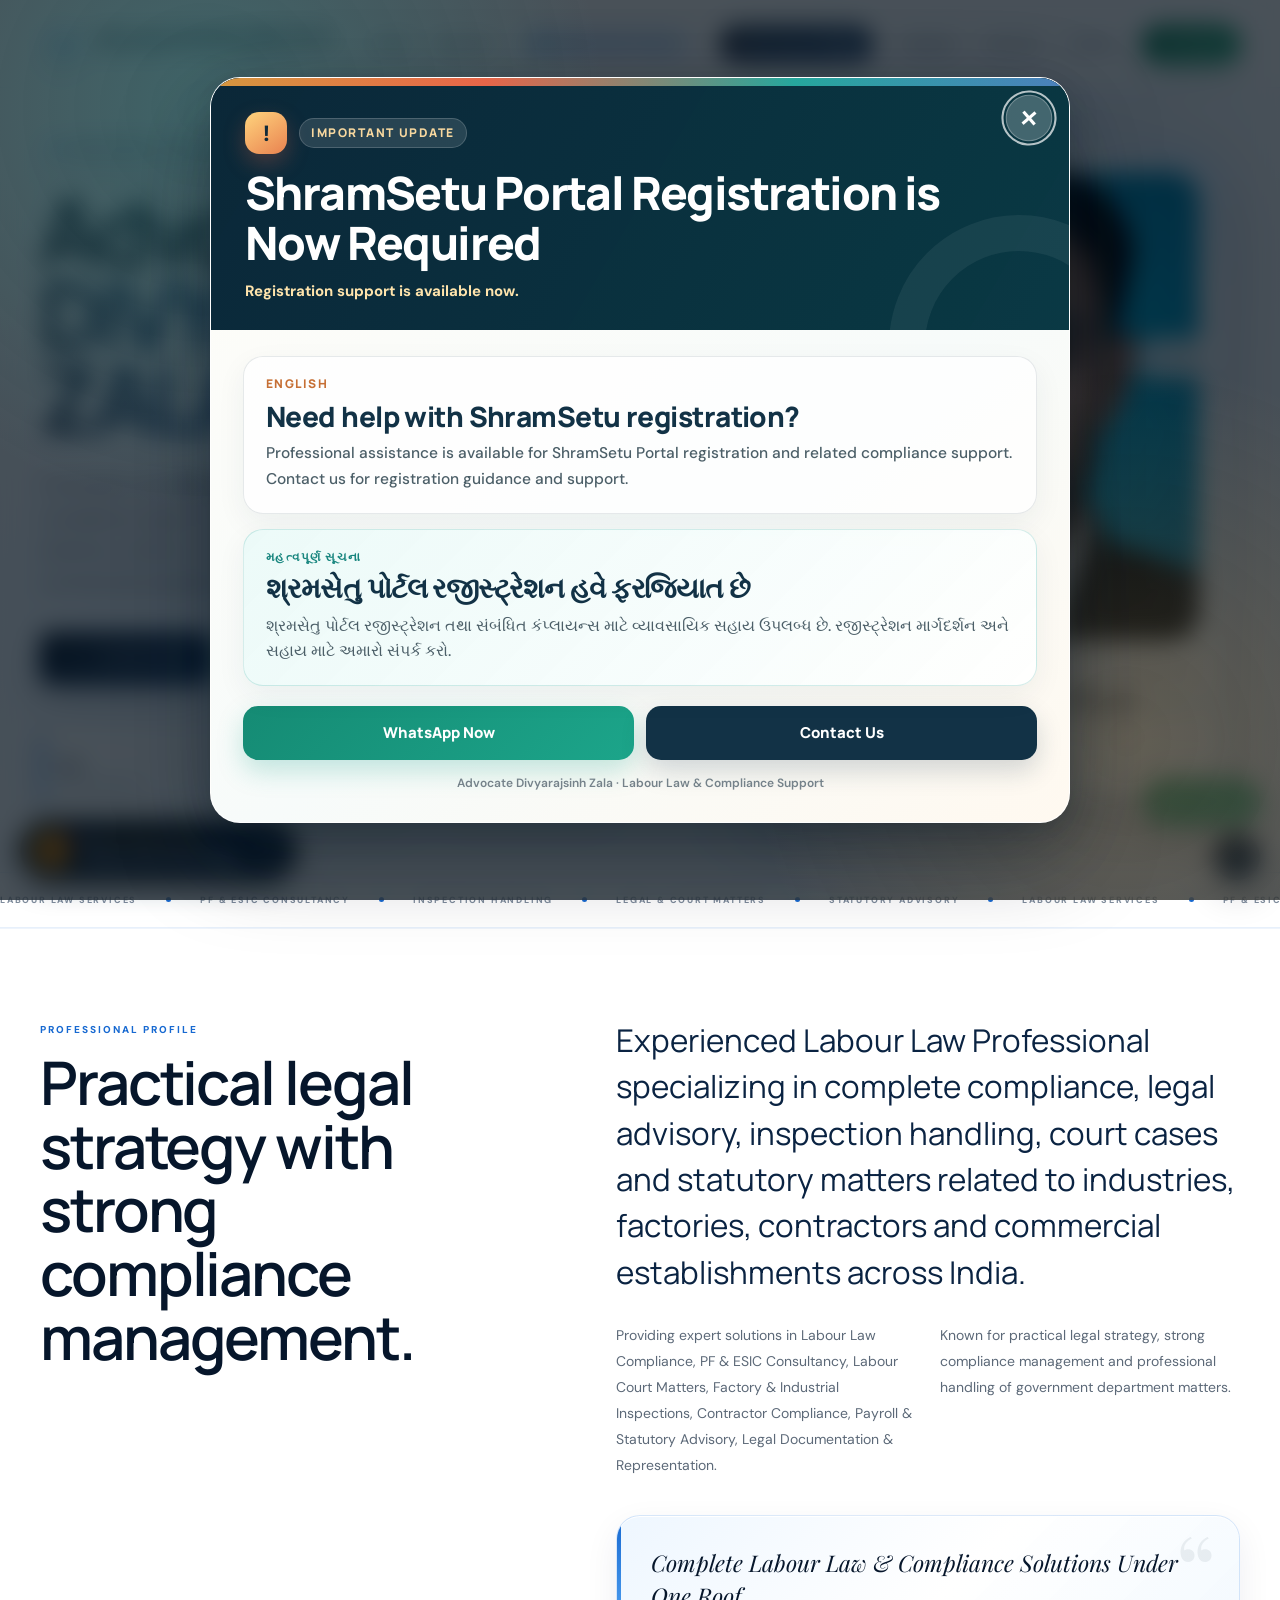
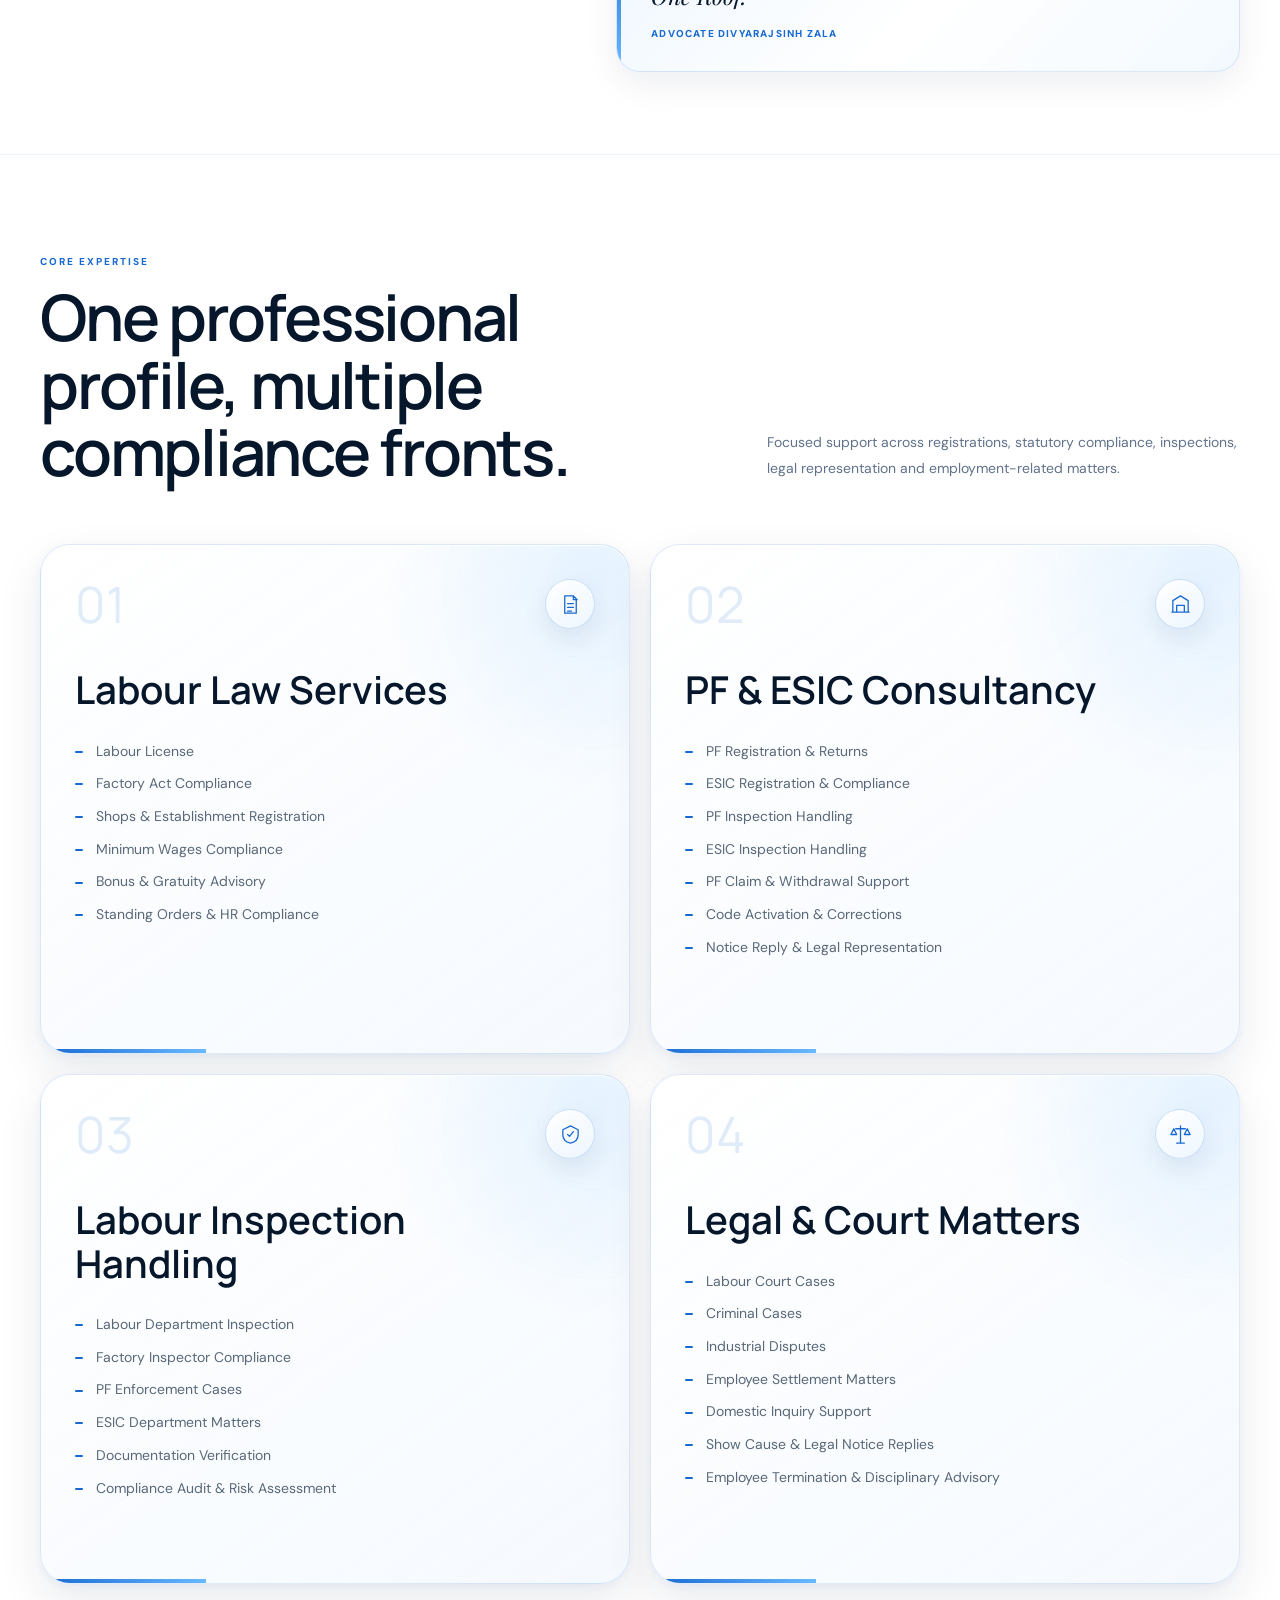
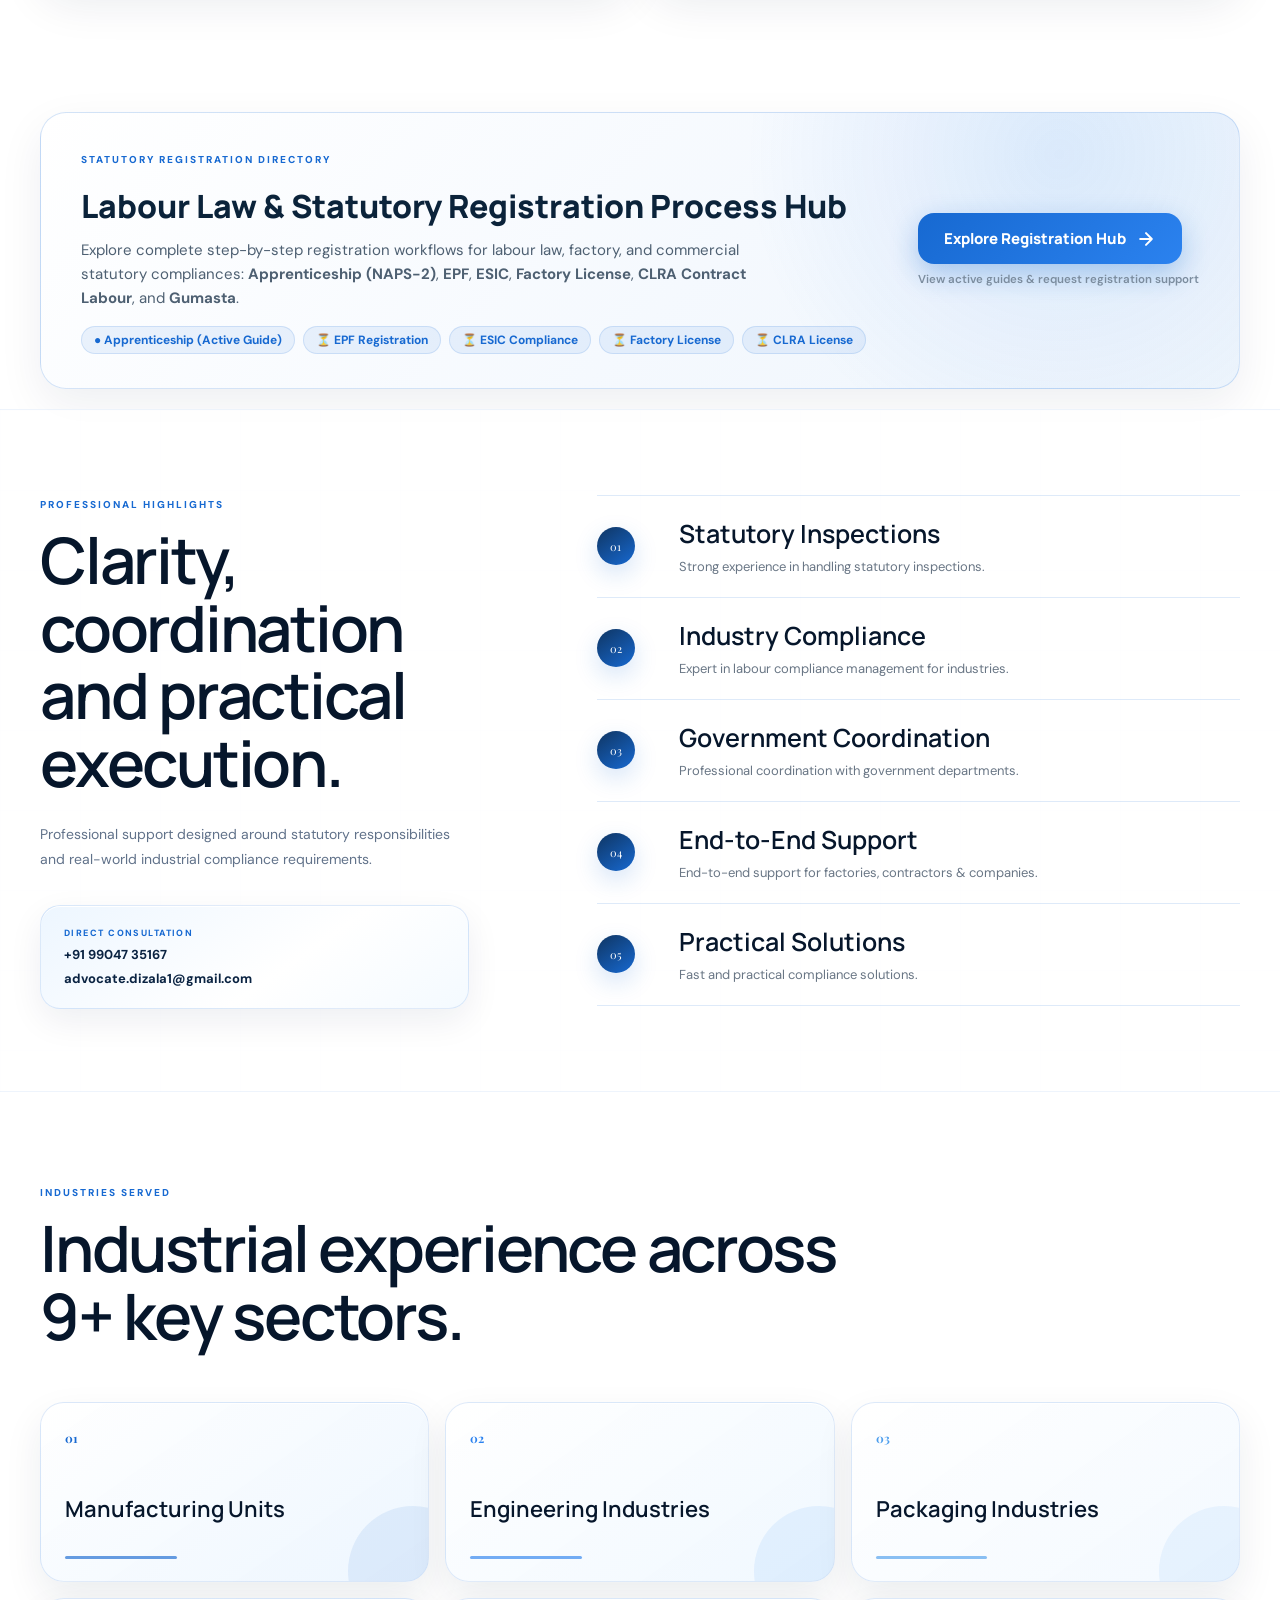
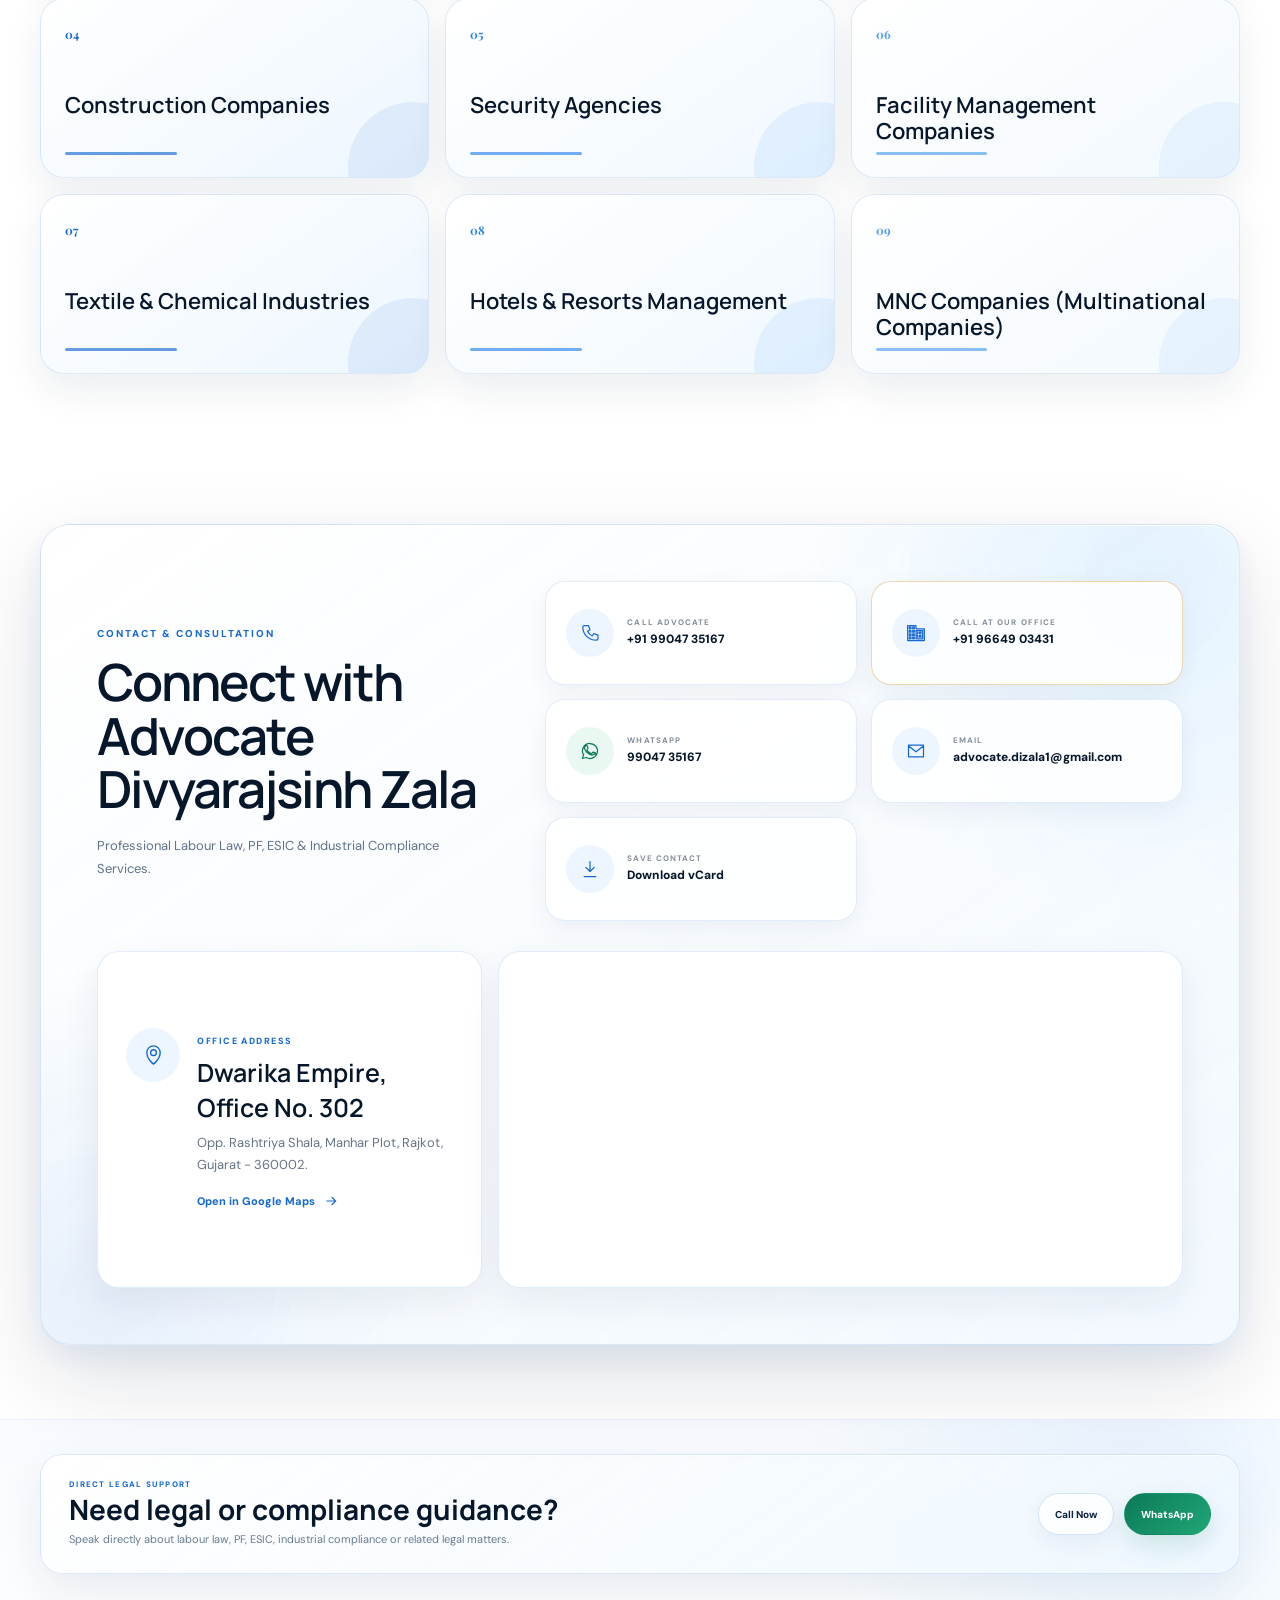
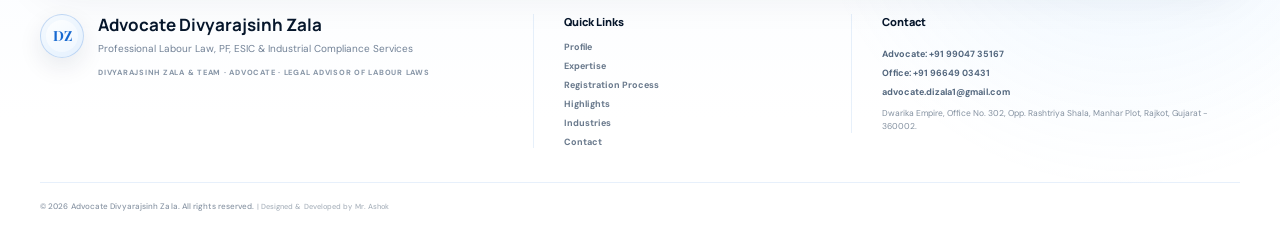
<file: index.html>
<!DOCTYPE html>
<html lang="en">
<head>
  <meta charset="UTF-8">
  <meta name="viewport" content="width=device-width, initial-scale=1.0">
  <meta name="description" content="Advocate DIVYARAJSINH ZALA - Labour Law, PF, ESIC and Industrial Compliance Consultant with 15+ years of experience.">
  <meta name="theme-color" content="#fcfaf5">
  <meta name="color-scheme" content="light">

  <meta property="og:type" content="website">
  <meta property="og:title" content="Advocate DIVYARAJSINH ZALA | Labour Law &amp; Compliance">
  <meta property="og:description" content="Professional Labour Law, PF, ESIC &amp; Industrial Compliance Services.">

  <title>Advocate DIVYARAJSINH ZALA | Labour Law &amp; Compliance Consultant</title>

  <link rel="icon" href="assets/favicon.svg" type="image/svg+xml">
  <link rel="preconnect" href="https://fonts.googleapis.com">
  <link rel="preconnect" href="https://fonts.gstatic.com" crossorigin>
  <link href="https://fonts.googleapis.com/css2?family=DM+Sans:wght@400;500;600;700&amp;family=Manrope:wght@500;600;700;800&amp;family=Playfair+Display:wght@600;700&amp;display=swap" rel="stylesheet">
  <link rel="stylesheet" href="style.css">

  <script type="application/ld+json">
  {
    "@context": "https://schema.org",
    "@type": "LegalService",
    "name": "Advocate DIVYARAJSINH ZALA",
    "alternateName": "DIVYARAJSINH ZALA & TEAM",
    "description": "Professional Labour Law, PF, ESIC and Industrial Compliance Services",
    "telephone": "+91 99047 35167",
    "email": "advocate.dizala1@gmail.com",
    "address": {
      "@type": "PostalAddress",
      "streetAddress": "Dwarika Empire, Office No. 302, Opp. Rashtriya Shala, Manhar Plot",
      "addressLocality": "Rajkot",
      "addressRegion": "Gujarat",
      "postalCode": "360002",
      "addressCountry": "IN"
    },
    "areaServed": "India"
  }
  </script>


  <style id="shramsetu-popup-styles">
    .shramsetu-notice[hidden] { display: none !important; }

    .shramsetu-notice {
      position: fixed;
      inset: 0;
      z-index: 99999;
      display: grid;
      place-items: center;
      padding: 24px;
      background:
        radial-gradient(circle at 16% 12%, rgba(29, 168, 160, .22), transparent 30%),
        radial-gradient(circle at 88% 82%, rgba(214, 154, 64, .20), transparent 28%),
        rgba(4, 14, 24, .72);
      -webkit-backdrop-filter: blur(12px);
      backdrop-filter: blur(12px);
      opacity: 0;
      transition: opacity .28s ease;
    }

    .shramsetu-notice.is-visible { opacity: 1; }

    .shramsetu-dialog {
      position: relative;
      width: min(860px, 100%);
      max-height: min(90vh, 760px);
      overflow: auto;
      border-radius: 30px;
      background: linear-gradient(145deg, #fffdf8 0%, #f7fbfa 58%, #fff9f0 100%);
      border: 1px solid rgba(255,255,255,.82);
      box-shadow: 0 32px 90px rgba(3, 17, 29, .38), 0 8px 30px rgba(3, 17, 29, .16);
      transform: translateY(22px) scale(.965);
      transition: transform .34s cubic-bezier(.2,.8,.2,1);
      color: #0f2c3c;
      isolation: isolate;
    }

    .shramsetu-notice.is-visible .shramsetu-dialog { transform: translateY(0) scale(1); }

    .shramsetu-dialog::before {
      content: "";
      position: absolute;
      inset: 0 0 auto;
      height: 8px;
      border-radius: 30px 30px 0 0;
      background: linear-gradient(90deg, #d6983f, #e76549 32%, #26a79d 68%, #4c7fbc);
      z-index: 2;
    }

    .shramsetu-close {
      position: absolute;
      top: 18px;
      right: 18px;
      z-index: 4;
      width: 44px;
      height: 44px;
      display: grid;
      place-items: center;
      border: 1px solid rgba(255,255,255,.25);
      border-radius: 50%;
      background: rgba(255,255,255,.14);
      color: #fff;
      font: 700 27px/1 Arial, sans-serif;
      cursor: pointer;
      transition: transform .2s ease, background .2s ease;
    }

    .shramsetu-close:hover,
    .shramsetu-close:focus-visible {
      transform: rotate(4deg) scale(1.06);
      background: rgba(255,255,255,.24);
      outline: 2px solid rgba(255,255,255,.7);
      outline-offset: 2px;
    }

    .shramsetu-top {
      position: relative;
      overflow: hidden;
      padding: 34px 78px 28px 34px;
      background:
        linear-gradient(120deg, rgba(11, 39, 56, .98), rgba(9, 57, 68, .96)),
        #0d3142;
      color: #fff;
    }

    .shramsetu-top::after {
      content: "";
      position: absolute;
      width: 260px;
      height: 260px;
      right: -80px;
      bottom: -145px;
      border: 36px solid rgba(255,255,255,.06);
      border-radius: 50%;
      pointer-events: none;
    }

    .shramsetu-alert-row {
      display: flex;
      align-items: center;
      gap: 12px;
      flex-wrap: wrap;
      margin-bottom: 14px;
    }

    .shramsetu-alert-icon {
      width: 42px;
      height: 42px;
      display: grid;
      place-items: center;
      border-radius: 14px;
      background: linear-gradient(145deg, #ffd47d, #e98250);
      color: #102b3a;
      box-shadow: 0 9px 22px rgba(231, 101, 73, .28);
      font-size: 22px;
      font-weight: 800;
    }

    .shramsetu-badge {
      display: inline-flex;
      align-items: center;
      min-height: 30px;
      padding: 6px 11px;
      border-radius: 999px;
      background: rgba(255,255,255,.12);
      border: 1px solid rgba(255,255,255,.17);
      color: #f8d89f;
      font: 800 12px/1.2 "Manrope", "DM Sans", sans-serif;
      letter-spacing: .13em;
      text-transform: uppercase;
    }

    .shramsetu-top h2 {
      margin: 0;
      max-width: 720px;
      font: 800 clamp(28px, 4.1vw, 46px)/1.08 "Manrope", "DM Sans", sans-serif;
      letter-spacing: -.035em;
      color: #fff;
    }

    .shramsetu-required {
      display: inline-block;
      margin-top: 13px;
      color: #ffe4ac;
      font: 700 15px/1.45 "DM Sans", sans-serif;
    }

    .shramsetu-body { padding: 26px 32px 30px; }

    .shramsetu-section {
      position: relative;
      padding: 20px 22px;
      border-radius: 20px;
      border: 1px solid rgba(15, 44, 60, .10);
      background: rgba(255,255,255,.75);
      box-shadow: 0 10px 30px rgba(15, 44, 60, .06);
    }

    .shramsetu-section + .shramsetu-section { margin-top: 15px; }

    .shramsetu-section-label {
      display: block;
      margin-bottom: 8px;
      color: #c66f34;
      font: 800 12px/1.2 "Manrope", sans-serif;
      letter-spacing: .12em;
      text-transform: uppercase;
    }

    .shramsetu-section h3 {
      margin: 0 0 8px;
      color: #123246;
      font: 800 clamp(20px, 3vw, 28px)/1.2 "Manrope", "DM Sans", sans-serif;
      letter-spacing: -.02em;
    }

    .shramsetu-section p {
      margin: 0;
      color: #4c5f68;
      font: 500 15.5px/1.65 "DM Sans", sans-serif;
    }

    .shramsetu-section-gu {
      background: linear-gradient(135deg, rgba(235, 250, 248, .95), rgba(255,255,255,.88));
      border-color: rgba(30, 154, 146, .18);
    }

    .shramsetu-section-gu .shramsetu-section-label { color: #17857e; }

    .shramsetu-section-gu h3,
    .shramsetu-section-gu p {
      font-family: "Nirmala UI", "Noto Sans Gujarati", "DM Sans", sans-serif;
    }

    .shramsetu-actions {
      display: grid;
      grid-template-columns: 1fr 1fr;
      gap: 12px;
      margin-top: 20px;
    }

    .shramsetu-action {
      min-height: 54px;
      display: inline-flex;
      align-items: center;
      justify-content: center;
      gap: 10px;
      padding: 12px 18px;
      border-radius: 15px;
      text-decoration: none;
      font: 800 15px/1.2 "Manrope", "DM Sans", sans-serif;
      transition: transform .2s ease, box-shadow .2s ease, background .2s ease;
    }

    .shramsetu-action:hover { transform: translateY(-2px); }

    .shramsetu-action-wa {
      background: linear-gradient(135deg, #158b74, #1ca58a);
      color: #fff;
      box-shadow: 0 11px 26px rgba(28, 165, 138, .25);
    }

    .shramsetu-action-contact {
      background: #123246;
      color: #fff;
      box-shadow: 0 11px 26px rgba(18, 50, 70, .18);
    }

    .shramsetu-footnote {
      margin: 14px 2px 0;
      text-align: center;
      color: #75828a;
      font: 600 12px/1.5 "DM Sans", sans-serif;
    }

    body.shramsetu-modal-open { overflow: hidden; }

    @media (max-width: 640px) {
      .shramsetu-notice { padding: 12px; align-items: center; }
      .shramsetu-dialog { border-radius: 22px; max-height: 94vh; }
      .shramsetu-dialog::before { border-radius: 22px 22px 0 0; }
      .shramsetu-top { padding: 28px 62px 22px 20px; }
      .shramsetu-close { top: 14px; right: 14px; width: 40px; height: 40px; }
      .shramsetu-body { padding: 18px; }
      .shramsetu-section { padding: 17px; border-radius: 17px; }
      .shramsetu-actions { grid-template-columns: 1fr; }
      .shramsetu-top h2 { font-size: clamp(25px, 8.2vw, 36px); }
      .shramsetu-section h3 { font-size: 21px; }
    }

    @media (prefers-reduced-motion: reduce) {
      .shramsetu-notice,
      .shramsetu-dialog,
      .shramsetu-action,
      .shramsetu-close { transition: none !important; }
    }
  </style>

</head>

<body>
  <a class="skip-link" href="#main-content">Skip to content</a>

  <div class="shramsetu-notice" id="shramsetu-popup" role="dialog" aria-modal="true" aria-labelledby="shramsetu-title" aria-describedby="shramsetu-description" hidden>
    <div class="shramsetu-dialog">
      <button class="shramsetu-close" id="shramsetu-close" type="button" aria-label="Close ShramSetu registration notice">×</button>

      <div class="shramsetu-top">
        <div class="shramsetu-alert-row">
          <span class="shramsetu-alert-icon" aria-hidden="true">!</span>
          <span class="shramsetu-badge">Important Update</span>
        </div>
        <h2 id="shramsetu-title">ShramSetu Portal Registration is Now Required</h2>
        <span class="shramsetu-required">Registration support is available now.</span>
      </div>

      <div class="shramsetu-body">
        <section class="shramsetu-section" aria-label="English notice">
          <span class="shramsetu-section-label">English</span>
          <h3>Need help with ShramSetu registration?</h3>
          <p id="shramsetu-description">Professional assistance is available for ShramSetu Portal registration and related compliance support. Contact us for registration guidance and support.</p>
        </section>

        <section class="shramsetu-section shramsetu-section-gu" lang="gu" aria-label="Gujarati notice">
          <span class="shramsetu-section-label">મહત્વપૂર્ણ સૂચના</span>
          <h3>શ્રમસેતુ પોર્ટલ રજીસ્ટ્રેશન હવે ફરજિયાત છે</h3>
          <p>શ્રમસેતુ પોર્ટલ રજીસ્ટ્રેશન તથા સંબંધિત કંપ્લાયન્સ માટે વ્યાવસાયિક સહાય ઉપલબ્ધ છે. રજીસ્ટ્રેશન માર્ગદર્શન અને સહાય માટે અમારો સંપર્ક કરો.</p>
        </section>

        <div class="shramsetu-actions">
          <a class="shramsetu-action shramsetu-action-wa" id="shramsetu-whatsapp" href="https://wa.me/919904735167" target="_blank" rel="noopener">WhatsApp Now</a>
          <a class="shramsetu-action shramsetu-action-contact" id="shramsetu-contact" href="#contact">Contact Us</a>
        </div>

        <p class="shramsetu-footnote">Advocate Divyarajsinh Zala · Labour Law &amp; Compliance Support</p>
      </div>
    </div>
  </div>


  <div class="ambient-canvas" aria-hidden="true">
    <span class="ambient ambient-gold"></span>
    <span class="ambient ambient-teal"></span>
    <span class="ambient ambient-coral"></span>
    <span class="ambient ambient-violet"></span>
    <span class="ambient ambient-sky"></span>
  </div>

  <header class="site-header" id="top">
    <div class="container nav-shell">
      <a class="brand" href="#home" aria-label="Advocate DIVYARAJSINH ZALA home">
        <span class="brand-seal" aria-hidden="true">DZ</span>
        <span class="brand-copy">
          <strong>Advocate DIVYARAJSINH ZALA</strong>
          <small>Labour Laws • PF • ESIC • Compliance</small>
        </span>
      </a>

      <button class="menu-toggle" type="button" aria-label="Open navigation menu" aria-controls="main-nav" aria-expanded="false">
        <span></span><span></span>
      </button>

      <nav class="main-nav" id="main-nav" aria-label="Primary navigation">
        <a href="#about">Profile</a>
        <a href="#services">Expertise</a>
        <a href="registration-process.html" class="nav-apprentice-btn">
          <svg viewBox="0 0 24 24" width="15" height="15" fill="currentColor" aria-hidden="true"><path d="M19 3H5c-1.1 0-2 .9-2 2v14c0 1.1.9 2 2 2h14c1.1 0 2-.9 2-2V5c0-1.1-.9-2-2-2zm-5 14H7v-2h7v2zm3-4H7v-2h10v2zm0-4H7V7h10v2z"/></svg>
          Registration Process
        </a>
        <a href="minimum-wage-gujarat.html" class="nav-wage-btn" title="Gujarat Minimum Wage Revision Circular">
          <span>📢 Minimum Wage</span>
        </a>
        <a href="#highlights">Highlights</a>
        <a href="#industries">Industries</a>
        <a href="#contact">Contact</a>
        <a class="nav-whatsapp" href="https://wa.me/919904735167" target="_blank" rel="noopener" aria-label="Chat on WhatsApp">
          WhatsApp
        </a>
      </nav>
    </div>
  </header>

  <main id="main-content">
    <section class="hero" id="home">
      <div class="hero-mesh" aria-hidden="true"></div>

      <div class="container hero-grid">
        <div class="hero-copy">
          <div class="hero-kicker reveal">
            <span class="pulse-dot"></span>
            Professional Legal Advisor of Labour Laws
          </div>

          <p class="hero-label reveal">Professional Profile</p>

          <h1 class="reveal">
            Advocate
            <span>DIVYARAJSINH ZALA</span>
          </h1>

          <p class="hero-lead reveal">
            Consultant with <strong>15+ years of experience</strong> specializing in complete
            compliance, legal advisory, inspection handling, court cases and statutory matters related to
            industries, factories, contractors and commercial establishments across India.
          </p>

          <div class="hero-actions reveal">
            <a class="button button-primary" href="tel:+919904735167">
              <svg viewBox="0 0 24 24" aria-hidden="true"><path d="M6 3h4l2 5-3 2c1.4 3 2.6 4.2 5.6 5.6l2-3 5 2v4c0 1.1-.9 2-2 2C10.4 20.6 3.4 13.6 3.4 5c0-1.1.9-2 2-2H6Z"/></svg>
              Call 99047 35167
            </a>

            <a class="button button-whatsapp" href="https://wa.me/919904735167" target="_blank" rel="noopener">
              <svg viewBox="0 0 24 24" aria-hidden="true"><path d="M12 3a9 9 0 0 0-7.7 13.7L3 21l4.5-1.2A9 9 0 1 0 12 3Zm4.8 12.6c-.2.6-1.2 1.1-1.7 1.2-.5.1-1.1.2-3.5-.8-2.9-1.2-4.8-4.2-5-4.5-.1-.2-1.2-1.6-1.2-3 0-1.5.8-2.2 1.1-2.5.3-.3.6-.4.9-.4h.6c.2 0 .5 0 .7.5.2.6.8 2 .9 2.1.1.2.1.4 0 .6-.1.2-.2.4-.4.6l-.6.7c-.2.2-.4.4-.2.8.2.4.9 1.5 2 2.4 1.4 1.2 2.5 1.6 2.9 1.8.4.2.6.2.8-.1.2-.3.9-1.1 1.1-1.5.2-.4.5-.3.8-.2l2 .9c.4.2.7.3.8.5.1.2.1.6 0 .9Z"/></svg>
              WhatsApp
            </a>

            <a class="button button-ghost" href="#contact">Office &amp; Directions</a>
          </div>

          <div class="trust-row reveal" aria-label="Professional highlights">
            <div class="trust-item trust-gold">
              <span class="trust-value counter" data-target="15" data-suffix="+">15+</span>
              <small>Years Experience</small>
            </div>
            <div class="trust-item trust-teal">
              <span class="trust-value">India</span>
              <small>Advisory Coverage</small>
            </div>
            <div class="trust-item trust-violet">
              <span class="trust-value">360°</span>
              <small>Compliance Support</small>
            </div>
          </div>
        </div>

        <div class="portrait-stage reveal" data-tilt>
          <div class="portrait-card tilt-inner">
            <div class="portrait-orbit orbit-one" aria-hidden="true"></div>
            <div class="portrait-orbit orbit-two" aria-hidden="true"></div>

            <div class="portrait-image-shell">
              <img
                class="profile-photo"
                src="assets/profile.jpg"
                alt="Advocate DIVYARAJSINH ZALA professional profile"
                width="840"
                height="980"
                fetchpriority="high">
              <div class="photo-shine" aria-hidden="true"></div>
            </div>

            <div class="portrait-nameplate">
              <small>Advocate &amp; Consultant</small>
              <strong>DIVYARAJSINH I ZALA</strong>
              <span>Labour Law • PF • ESIC • Industrial Compliance • Court Matters</span>
            </div>

            <div class="floating-chip chip-law"><i></i> Labour Law</div>
            <div class="floating-chip chip-pf"><i></i> PF &amp; ESIC</div>
            <div class="floating-chip chip-court"><i></i> Court Matters</div>
            <div class="floating-chip chip-audit"><i></i> Compliance Audit</div>
          </div>
        </div>
      </div>

      <div class="expertise-ribbon" aria-hidden="true">
        <div class="ribbon-track">
          <span>LABOUR LAW SERVICES</span><i></i>
          <span>PF &amp; ESIC CONSULTANCY</span><i></i>
          <span>INSPECTION HANDLING</span><i></i>
          <span>LEGAL &amp; COURT MATTERS</span><i></i>
          <span>STATUTORY ADVISORY</span><i></i>
          <span>LABOUR LAW SERVICES</span><i></i>
          <span>PF &amp; ESIC CONSULTANCY</span><i></i>
          <span>INSPECTION HANDLING</span><i></i>
          <span>LEGAL &amp; COURT MATTERS</span><i></i>
          <span>STATUTORY ADVISORY</span><i></i>
        </div>
      </div>
    </section>

    <section class="about section-space" id="about">
      <div class="container about-grid">
        <div class="section-title reveal">
          <span class="eyebrow eyebrow-gold">Professional Profile</span>
          <h2>Practical legal strategy with strong compliance management.</h2>
        </div>

        <div class="about-copy">
          <p class="about-lead reveal">
            Experienced Labour Law Professional specializing in complete compliance,
            legal advisory, inspection handling, court cases and statutory matters related to industries,
            factories, contractors and commercial establishments across India.
          </p>

          <div class="about-columns">
            <p class="reveal">
              Providing expert solutions in Labour Law Compliance, PF &amp; ESIC Consultancy,
              Labour Court Matters, Factory &amp; Industrial Inspections, Contractor Compliance,
              Payroll &amp; Statutory Advisory, Legal Documentation &amp; Representation.
            </p>

            <p class="reveal">
              Known for practical legal strategy, strong compliance management and
              professional handling of government department matters.
            </p>
          </div>

          <blockquote class="signature-quote reveal">
            <span class="quote-symbol">“</span>
            <p>Complete Labour Law &amp; Compliance Solutions Under One Roof.</p>
            <footer>Advocate DIVYARAJSINH ZALA</footer>
          </blockquote>
        </div>
      </div>
    </section>

    <section class="services section-space" id="services">
      <div class="container">
        <div class="section-head reveal">
          <div>
            <span class="eyebrow eyebrow-coral">Core Expertise</span>
            <h2>One professional profile, multiple compliance fronts.</h2>
          </div>
          <p>
            Focused support across registrations, statutory compliance, inspections,
            legal representation and employment-related matters.
          </p>
        </div>

        <div class="service-grid">
          <article class="service-card service-gold reveal" data-tilt>
            <div class="service-card-inner tilt-inner">
              <div class="service-head">
                <span class="service-index">01</span>
                <span class="service-icon">
                  <svg viewBox="0 0 24 24" aria-hidden="true"><path d="M6 3h9l3 3v15H6V3Zm9 0v4h4M9 11h6M9 15h6M9 19h4"/></svg>
                </span>
              </div>
              <h3>Labour Law Services</h3>
              <ul>
                <li>Labour License</li>
                <li>Factory Act Compliance</li>
                <li>Shops &amp; Establishment Registration</li>
                <li>Minimum Wages Compliance</li>
                <li>Bonus &amp; Gratuity Advisory</li>
                <li>Standing Orders &amp; HR Compliance</li>
              </ul>
            </div>
          </article>

          <article class="service-card service-teal reveal" data-tilt>
            <div class="service-card-inner tilt-inner">
              <div class="service-head">
                <span class="service-index">02</span>
                <span class="service-icon">
                  <svg viewBox="0 0 24 24" aria-hidden="true"><path d="M4 20V8l8-5 8 5v12M8 20v-7h8v7M3 20h18"/></svg>
                </span>
              </div>
              <h3>PF &amp; ESIC Consultancy</h3>
              <ul>
                <li>PF Registration &amp; Returns</li>
                <li>ESIC Registration &amp; Compliance</li>
                <li>PF Inspection Handling</li>
                <li>ESIC Inspection Handling</li>
                <li>PF Claim &amp; Withdrawal Support</li>
                <li>Code Activation &amp; Corrections</li>
                <li>Notice Reply &amp; Legal Representation</li>
              </ul>
            </div>
          </article>

          <article class="service-card service-sky reveal" data-tilt>
            <div class="service-card-inner tilt-inner">
              <div class="service-head">
                <span class="service-index">03</span>
                <span class="service-icon">
                  <svg viewBox="0 0 24 24" aria-hidden="true"><path d="M12 3 4 7v5c0 5 3.4 8 8 9 4.6-1 8-4 8-9V7l-8-4Zm-3 9 2 2 4-5"/></svg>
                </span>
              </div>
              <h3>Labour Inspection Handling</h3>
              <ul>
                <li>Labour Department Inspection</li>
                <li>Factory Inspector Compliance</li>
                <li>PF Enforcement Cases</li>
                <li>ESIC Department Matters</li>
                <li>Documentation Verification</li>
                <li>Compliance Audit &amp; Risk Assessment</li>
              </ul>
            </div>
          </article>

          <article class="service-card service-violet reveal" data-tilt>
            <div class="service-card-inner tilt-inner">
              <div class="service-head">
                <span class="service-index">04</span>
                <span class="service-icon">
                  <svg viewBox="0 0 24 24" aria-hidden="true"><path d="M12 3v18M7 6h10M5 6l-3 6h6L5 6Zm14 0-3 6h6l-3-6ZM8 21h8"/></svg>
                </span>
              </div>
              <h3>Legal &amp; Court Matters</h3>
              <ul>
                <li>Labour Court Cases</li>
                <li>Criminal Cases</li>
                <li>Industrial Disputes</li>
                <li>Employee Settlement Matters</li>
                <li>Domestic Inquiry Support</li>
                <li>Show Cause &amp; Legal Notice Replies</li>
                <li>Employee Termination &amp; Disciplinary Advisory</li>
              </ul>
            </div>
          </article>
        </div>
      </div>
    </section>

    <!-- =========================================================
         REGISTRATION PROCESS HUB BANNER (POINTS TO REGISTRATION HUB)
         ========================================================= -->
    <section class="apprenticeship-teaser-section" id="registration-processes">
      <div class="container">
        <div class="apprentice-teaser-card reveal">
          <div class="teaser-left">
            <span class="eyebrow eyebrow-teal">Statutory Registration Directory</span>
            <h2>Labour Law &amp; Statutory Registration Process Hub</h2>
            <p>
              Explore complete step-by-step registration workflows for labour law, factory, and commercial statutory compliances: <strong>Apprenticeship (NAPS-2)</strong>, <strong>EPF</strong>, <strong>ESIC</strong>, <strong>Factory License</strong>, <strong>CLRA Contract Labour</strong>, and <strong>Gumasta</strong>.
            </p>
            <div class="teaser-pills">
              <span>● Apprenticeship (Active Guide)</span>
              <span>⏳ EPF Registration</span>
              <span>⏳ ESIC Compliance</span>
              <span>⏳ Factory License</span>
              <span>⏳ CLRA License</span>
            </div>
          </div>
          <div class="teaser-right">
            <a class="btn-open-guide" href="registration-process.html">
              <span>Explore Registration Hub</span>
              <svg viewBox="0 0 24 24" width="20" height="20" fill="none" stroke="currentColor" stroke-width="2.4" stroke-linecap="round" stroke-linejoin="round" aria-hidden="true"><path d="M5 12h14M12 5l7 7-7 7"/></svg>
            </a>
            <small>View active guides &amp; request registration support</small>
          </div>
        </div>
      </div>
    </section>

    <section class="highlights section-space" id="highlights">
      <div class="container highlight-grid">
        <div class="highlight-intro reveal">
          <span class="eyebrow eyebrow-teal">Professional Highlights</span>
          <h2>Clarity, coordination and practical execution.</h2>
          <p>
            Professional support designed around statutory responsibilities and
            real-world industrial compliance requirements.
          </p>

          <div class="mini-contact-card">
            <span>Direct Consultation</span>
            <a href="tel:+919904735167">+91 99047 35167</a>
            <a href="mailto:advocate.dizala1@gmail.com">advocate.dizala1@gmail.com</a>
          </div>
        </div>

        <div class="highlight-list">
          <article class="highlight-item reveal">
            <span class="highlight-no color-gold">01</span>
            <div>
              <h3>Statutory Inspections</h3>
              <p>Strong experience in handling statutory inspections.</p>
            </div>
          </article>

          <article class="highlight-item reveal">
            <span class="highlight-no color-coral">02</span>
            <div>
              <h3>Industry Compliance</h3>
              <p>Expert in labour compliance management for industries.</p>
            </div>
          </article>

          <article class="highlight-item reveal">
            <span class="highlight-no color-teal">03</span>
            <div>
              <h3>Government Coordination</h3>
              <p>Professional coordination with government departments.</p>
            </div>
          </article>

          <article class="highlight-item reveal">
            <span class="highlight-no color-violet">04</span>
            <div>
              <h3>End-to-End Support</h3>
              <p>End-to-end support for factories, contractors &amp; companies.</p>
            </div>
          </article>

          <article class="highlight-item reveal">
            <span class="highlight-no color-sky">05</span>
            <div>
              <h3>Practical Solutions</h3>
              <p>Fast and practical compliance solutions.</p>
            </div>
          </article>
        </div>
      </div>
    </section>

    <section class="industries section-space" id="industries">
      <div class="container">
        <div class="industries-head reveal">
          <span class="eyebrow eyebrow-violet">Industries Served</span>
          <h2>Industrial experience across 9+ key sectors.</h2>
        </div>

        <div class="industry-grid">
          <article class="industry-card industry-a reveal" data-tilt>
            <div class="tilt-inner"><span>01</span><h3>Manufacturing Units</h3><i></i></div>
          </article>
          <article class="industry-card industry-b reveal" data-tilt>
            <div class="tilt-inner"><span>02</span><h3>Engineering Industries</h3><i></i></div>
          </article>
          <article class="industry-card industry-c reveal" data-tilt>
            <div class="tilt-inner"><span>03</span><h3>Packaging Industries</h3><i></i></div>
          </article>
          <article class="industry-card industry-d reveal" data-tilt>
            <div class="tilt-inner"><span>04</span><h3>Construction Companies</h3><i></i></div>
          </article>
          <article class="industry-card industry-e reveal" data-tilt>
            <div class="tilt-inner"><span>05</span><h3>Security Agencies</h3><i></i></div>
          </article>
          <article class="industry-card industry-f reveal" data-tilt>
            <div class="tilt-inner"><span>06</span><h3>Facility Management Companies</h3><i></i></div>
          </article>
          <article class="industry-card industry-g reveal" data-tilt>
            <div class="tilt-inner"><span>07</span><h3>Textile &amp; Chemical Industries</h3><i></i></div>
          </article>
          <article class="industry-card industry-h reveal" data-tilt>
            <div class="tilt-inner"><span>08</span><h3>Hotels &amp; Resorts Management</h3><i></i></div>
          </article>
          <article class="industry-card industry-i reveal" data-tilt>
            <div class="tilt-inner"><span>09</span><h3>MNC Companies (Multinational Companies)</h3><i></i></div>
          </article>
        </div>
      </div>
    </section>

    <section class="contact section-space" id="contact">
      <div class="container">
        <div class="contact-panel reveal">
          <div class="contact-top">
            <div class="contact-heading">
              <span class="eyebrow eyebrow-coral">Contact &amp; Consultation</span>
              <h2>Connect with Advocate Divyarajsinh Zala</h2>
              <p>Professional Labour Law, PF, ESIC &amp; Industrial Compliance Services.</p>
            </div>

            <div class="contact-actions">
              <a class="contact-action contact-call" href="tel:+919904735167">
                <span class="contact-icon">
                  <svg viewBox="0 0 24 24" aria-hidden="true"><path d="M6 3h4l2 5-3 2c1.4 3 2.6 4.2 5.6 5.6l2-3 5 2v4c0 1.1-.9 2-2 2C10.4 20.6 3.4 13.6 3.4 5c0-1.1.9-2 2-2H6Z"/></svg>
                </span>
                <span><small>Call Advocate</small><strong>+91 99047 35167</strong></span>
              </a>

              <a class="contact-action contact-call" href="tel:+919664903431" style="border-color: rgba(214, 154, 64, 0.4);">
                <span class="contact-icon">
                  <svg viewBox="0 0 24 24" aria-hidden="true"><path d="M12 7V3H2v18h20V7H12zM6 19H4v-2h2v2zm0-4H4v-2h2v2zm0-4H4V9h2v2zm0-4H4V5h2v2zm4 12H8v-2h2v2zm0-4H8v-2h2v2zm0-4H8V9h2v2zm0-4H8V5h2v2zm10 12h-8v-2h2v-2h-2v-2h2v-2h-2V9h8v10zm-2-8h-2v2h2v-2zm0 4h-2v2h2v-2z"/></svg>
                </span>
                <span><small>Call at Our Office</small><strong>+91 96649 03431</strong></span>
              </a>

              <a class="contact-action contact-wa" href="https://wa.me/919904735167" target="_blank" rel="noopener">
                <span class="contact-icon">
                  <svg viewBox="0 0 24 24" aria-hidden="true"><path d="M12 3a9 9 0 0 0-7.7 13.7L3 21l4.5-1.2A9 9 0 1 0 12 3Zm4.8 12.6c-.2.6-1.2 1.1-1.7 1.2-.5.1-1.1.2-3.5-.8-2.9-1.2-4.8-4.2-5-4.5-.1-.2-1.2-1.6-1.2-3 0-1.5.8-2.2 1.1-2.5.3-.3.6-.4.9-.4h.6c.2 0 .5 0 .7.5.2.6.8 2 .9 2.1.1.2.1.4 0 .6-.1.2-.2.4-.4.6l-.6.7c-.2.2-.4.4-.2.8.2.4.9 1.5 2 2.4 1.4 1.2 2.5 1.6 2.9 1.8.4.2.6.2.8-.1.2-.3.9-1.1 1.1-1.5.2-.4.5-.3.8-.2l2 .9c.4.2.7.3.8.5.1.2.1.6 0 .9Z"/></svg>
                </span>
                <span><small>WhatsApp</small><strong>99047 35167</strong></span>
              </a>

              <a class="contact-action contact-mail" href="mailto:advocate.dizala1@gmail.com">
                <span class="contact-icon">
                  <svg viewBox="0 0 24 24" aria-hidden="true"><path d="M3 5h18v14H3V5Zm0 1 9 7 9-7"/></svg>
                </span>
                <span><small>Email</small><strong>advocate.dizala1@gmail.com</strong></span>
              </a>

              <a class="contact-action contact-save" href="contact.vcf" download>
                <span class="contact-icon">
                  <svg viewBox="0 0 24 24" aria-hidden="true"><path d="M12 3v12M7 10l5 5 5-5M5 21h14"/></svg>
                </span>
                <span><small>Save Contact</small><strong>Download vCard</strong></span>
              </a>
            </div>
          </div>

          <div class="office-grid">
            <div class="office-card">
              <div class="office-icon" aria-hidden="true">
                <svg viewBox="0 0 24 24"><path d="M12 21s7-5.3 7-12a7 7 0 1 0-14 0c0 6.7 7 12 7 12Zm0-9a3 3 0 1 0 0-6 3 3 0 0 0 0 6Z"/></svg>
              </div>
              <div>
                <small>Office Address</small>
                <h3>Dwarika Empire, Office No. 302</h3>
                <p>Opp. Rashtriya Shala, Manhar Plot, Rajkot, Gujarat - 360002.</p>
                <a href="https://www.google.com/maps/search/?api=1&amp;query=Dwarika%20Empire%2C%20Office%20No.%20302%2C%20Opp.%20Rashtriya%20Shala%2C%20Manhar%20Plot%2C%20Rajkot%2C%20Gujarat%20360002" target="_blank" rel="noopener">
                  Open in Google Maps
                  <svg viewBox="0 0 24 24" aria-hidden="true"><path d="M5 12h14M13 6l6 6-6 6"/></svg>
                </a>
              </div>
            </div>

            <div class="map-card" aria-label="Office map">
              <iframe
                title="Dwarika Empire office location in Rajkot"
                src="https://www.google.com/maps?q=Dwarika%20Empire%2C%20Office%20No.%20302%2C%20Opp.%20Rashtriya%20Shala%2C%20Manhar%20Plot%2C%20Rajkot%2C%20Gujarat%20360002&amp;output=embed"
                loading="lazy"
                referrerpolicy="no-referrer-when-downgrade"></iframe>
            </div>
          </div>

        </div>
      </div>
    </section>
  </main>

  <footer class="site-footer">
    <div class="container">
      <div class="footer-cta">
        <div class="footer-cta-copy">
          <span>Direct Legal Support</span>
          <strong>Need legal or compliance guidance?</strong>
          <p>Speak directly about labour law, PF, ESIC, industrial compliance or related legal matters.</p>
        </div>
        <div class="footer-cta-actions">
          <a class="footer-cta-call" href="tel:+919904735167">Call Now</a>
          <a class="footer-cta-wa" href="https://wa.me/919904735167" target="_blank" rel="noopener">WhatsApp</a>
        </div>
      </div>

      <div class="footer-content">
        <div class="footer-identity">
          <span class="brand-seal" aria-hidden="true">DZ</span>
          <div>
            <strong>Advocate Divyarajsinh Zala</strong>
            <p>Professional Labour Law, PF, ESIC &amp; Industrial Compliance Services</p>
            <span class="footer-teamline">DIVYARAJSINH ZALA &amp; TEAM · Advocate · Legal Advisor of Labour Laws</span>
          </div>
        </div>

        <div class="footer-links">
          <strong>Quick Links</strong>
          <nav class="footer-nav" aria-label="Footer navigation">
            <a href="#about">Profile</a>
            <a href="#services">Expertise</a>
            <a href="registration-process.html">Registration Process</a>
            <a href="#highlights">Highlights</a>
            <a href="#industries">Industries</a>
            <a href="#contact">Contact</a>
          </nav>
        </div>

        <div class="footer-contact">
          <strong>Contact</strong>
          <a href="tel:+919904735167">Advocate: +91 99047 35167</a>
          <a href="tel:+919664903431">Office: +91 96649 03431</a>
          <a href="mailto:advocate.dizala1@gmail.com">advocate.dizala1@gmail.com</a>
          <p>Dwarika Empire, Office No. 302, Opp. Rashtriya Shala, Manhar Plot, Rajkot, Gujarat - 360002.</p>
        </div>
      </div>

      <div class="footer-bottom-line">
        <p class="copyright">© <span id="year"></span> Advocate Divyarajsinh Zala. All rights reserved. <span class="developer-credit">| Designed &amp; Developed by Mr. Ashok</span></p>
      </div>
    </div>
  </footer>

  <!-- Floating Statutory Alert Button (Gujarat Minimum Wage Update) -->
  <a class="floating-wage-alert" href="minimum-wage-gujarat.html" title="Gujarat Minimum Wage Update (Factory Act Revision) - Click to view complete rates">
    <div class="alert-badge-icon" aria-hidden="true">
      <span class="alert-badge-pulse-dot"></span>
      <svg viewBox="0 0 24 24"><path d="M12 22c1.1 0 2-.9 2-2h-4c0 1.1.9 2 2 2zm6-6v-5c0-3.07-1.63-5.64-4.5-6.32V4c0-.83-.67-1.5-1.5-1.5s-1.5.67-1.5 1.5v.68C7.64 5.36 6 7.92 6 11v5l-2 2v1h16v-1l-2-2zm-2 1H8v-6c0-2.48 1.51-4.5 4-4.5s4 2.02 4 4.5v6z"/></svg>
    </div>
    <div class="alert-badge-content">
      <small>📢 Statutory Alert</small>
      <strong>Gujarat Minimum Wage</strong>
    </div>
    <span class="alert-badge-arrow" aria-hidden="true">&rarr;</span>
  </a>

  <div class="floating-stack" aria-label="Quick contact">
    <a class="float-button float-whatsapp" href="https://wa.me/919904735167" target="_blank" rel="noopener" aria-label="Chat with Advocate DIVYARAJSINH ZALA on WhatsApp">
      <svg viewBox="0 0 24 24" aria-hidden="true"><path d="M12 3a9 9 0 0 0-7.7 13.7L3 21l4.5-1.2A9 9 0 1 0 12 3Zm4.8 12.6c-.2.6-1.2 1.1-1.7 1.2-.5.1-1.1.2-3.5-.8-2.9-1.2-4.8-4.2-5-4.5-.1-.2-1.2-1.6-1.2-3 0-1.5.8-2.2 1.1-2.5.3-.3.6-.4.9-.4h.6c.2 0 .5 0 .7.5.2.6.8 2 .9 2.1.1.2.1.4 0 .6-.1.2-.2.4-.4.6l-.6.7c-.2.2-.4.4-.2.8.2.4.9 1.5 2 2.4 1.4 1.2 2.5 1.6 2.9 1.8.4.2.6.2.8-.1.2-.3.9-1.1 1.1-1.5.2-.4.5-.3.8-.2l2 .9c.4.2.7.3.8.5.1.2.1.6 0 .9Z"/></svg>
      <span>WhatsApp</span>
    </a>

    <a class="float-button float-top" href="#top" aria-label="Back to top">
      <svg viewBox="0 0 24 24" aria-hidden="true"><path d="M12 19V5M6 11l6-6 6 6"/></svg>
    </a>
  </div>



  <script id="shramsetu-popup-script">
    (function () {
      var popup = document.getElementById('shramsetu-popup');
      var closeButton = document.getElementById('shramsetu-close');
      var contactButton = document.getElementById('shramsetu-contact');
      var whatsappButton = document.getElementById('shramsetu-whatsapp');
      var storageKey = 'shramsetu_popup_closed';
      var lastFocused = null;

      if (!popup || !closeButton) return;

      function wasClosedThisSession() {
        try {
          return sessionStorage.getItem('shramsetu_popup_closed') === '1';
        } catch (error) {
          return false;
        }
      }

      function rememberClosed() {
        try {
          sessionStorage.setItem('shramsetu_popup_closed', '1');
        } catch (error) {
          // If storage is unavailable, closing still works for the current page.
        }
      }

      function openPopup() {
        lastFocused = document.activeElement;
        popup.hidden = false;
        document.body.classList.add('shramsetu-modal-open');
        requestAnimationFrame(function () {
          popup.classList.add('is-visible');
          closeButton.focus({ preventScroll: true });
        });
      }

      function closePopup(remember) {
        if (remember !== false) rememberClosed();
        popup.classList.remove('is-visible');
        document.body.classList.remove('shramsetu-modal-open');

        window.setTimeout(function () {
          popup.hidden = true;
          if (lastFocused && typeof lastFocused.focus === 'function') {
            lastFocused.focus({ preventScroll: true });
          }
        }, 280);
      }

      if (!wasClosedThisSession()) {
        openPopup();
      }

      closeButton.addEventListener('click', function () { closePopup(true); });

      popup.addEventListener('click', function (event) {
        if (event.target === popup) closePopup(true);
      });

      document.addEventListener('keydown', function (event) {
        if (event.key === 'Escape' && !popup.hidden) closePopup(true);
      });

      if (contactButton) {
        contactButton.addEventListener('click', function () { closePopup(true); });
      }

      if (whatsappButton) {
        whatsappButton.addEventListener('click', function () { closePopup(true); });
      }
    }());
  </script>


  <script src="script.js"></script>
</body>
</html>
</file>
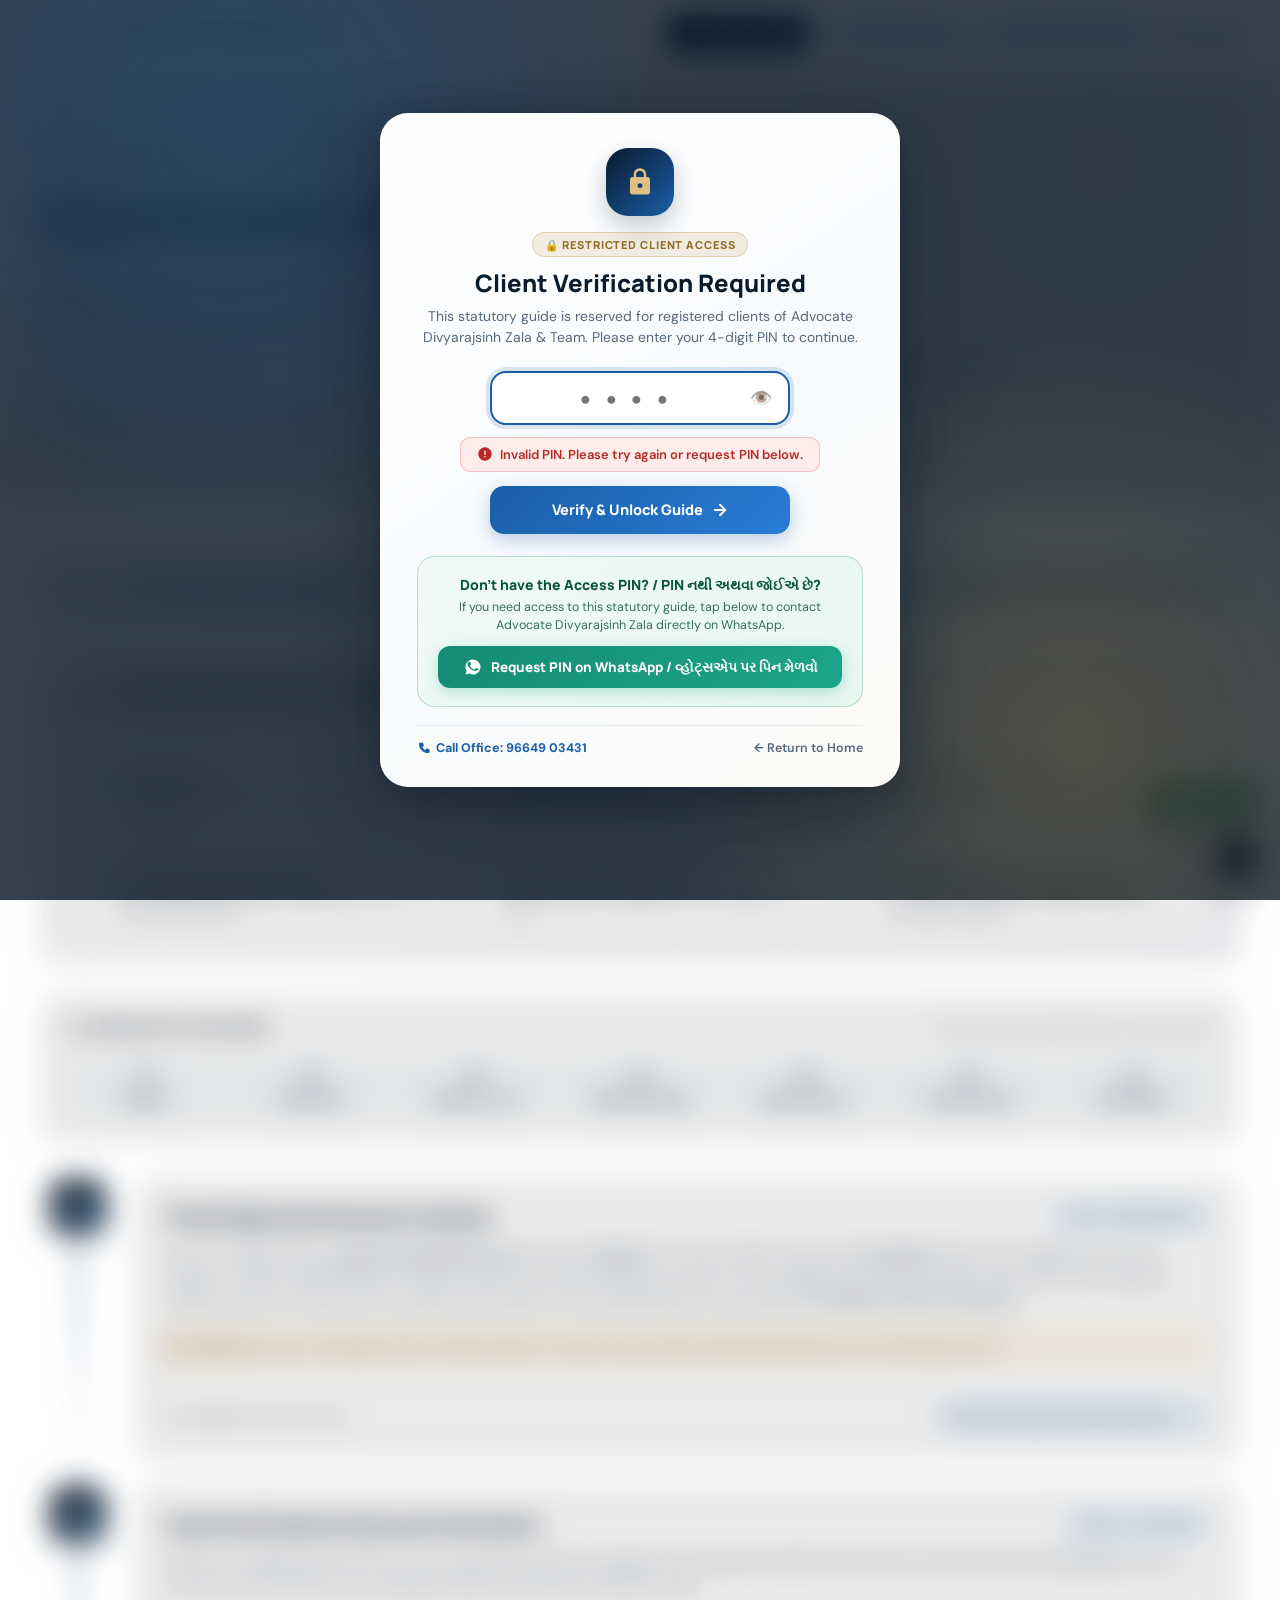
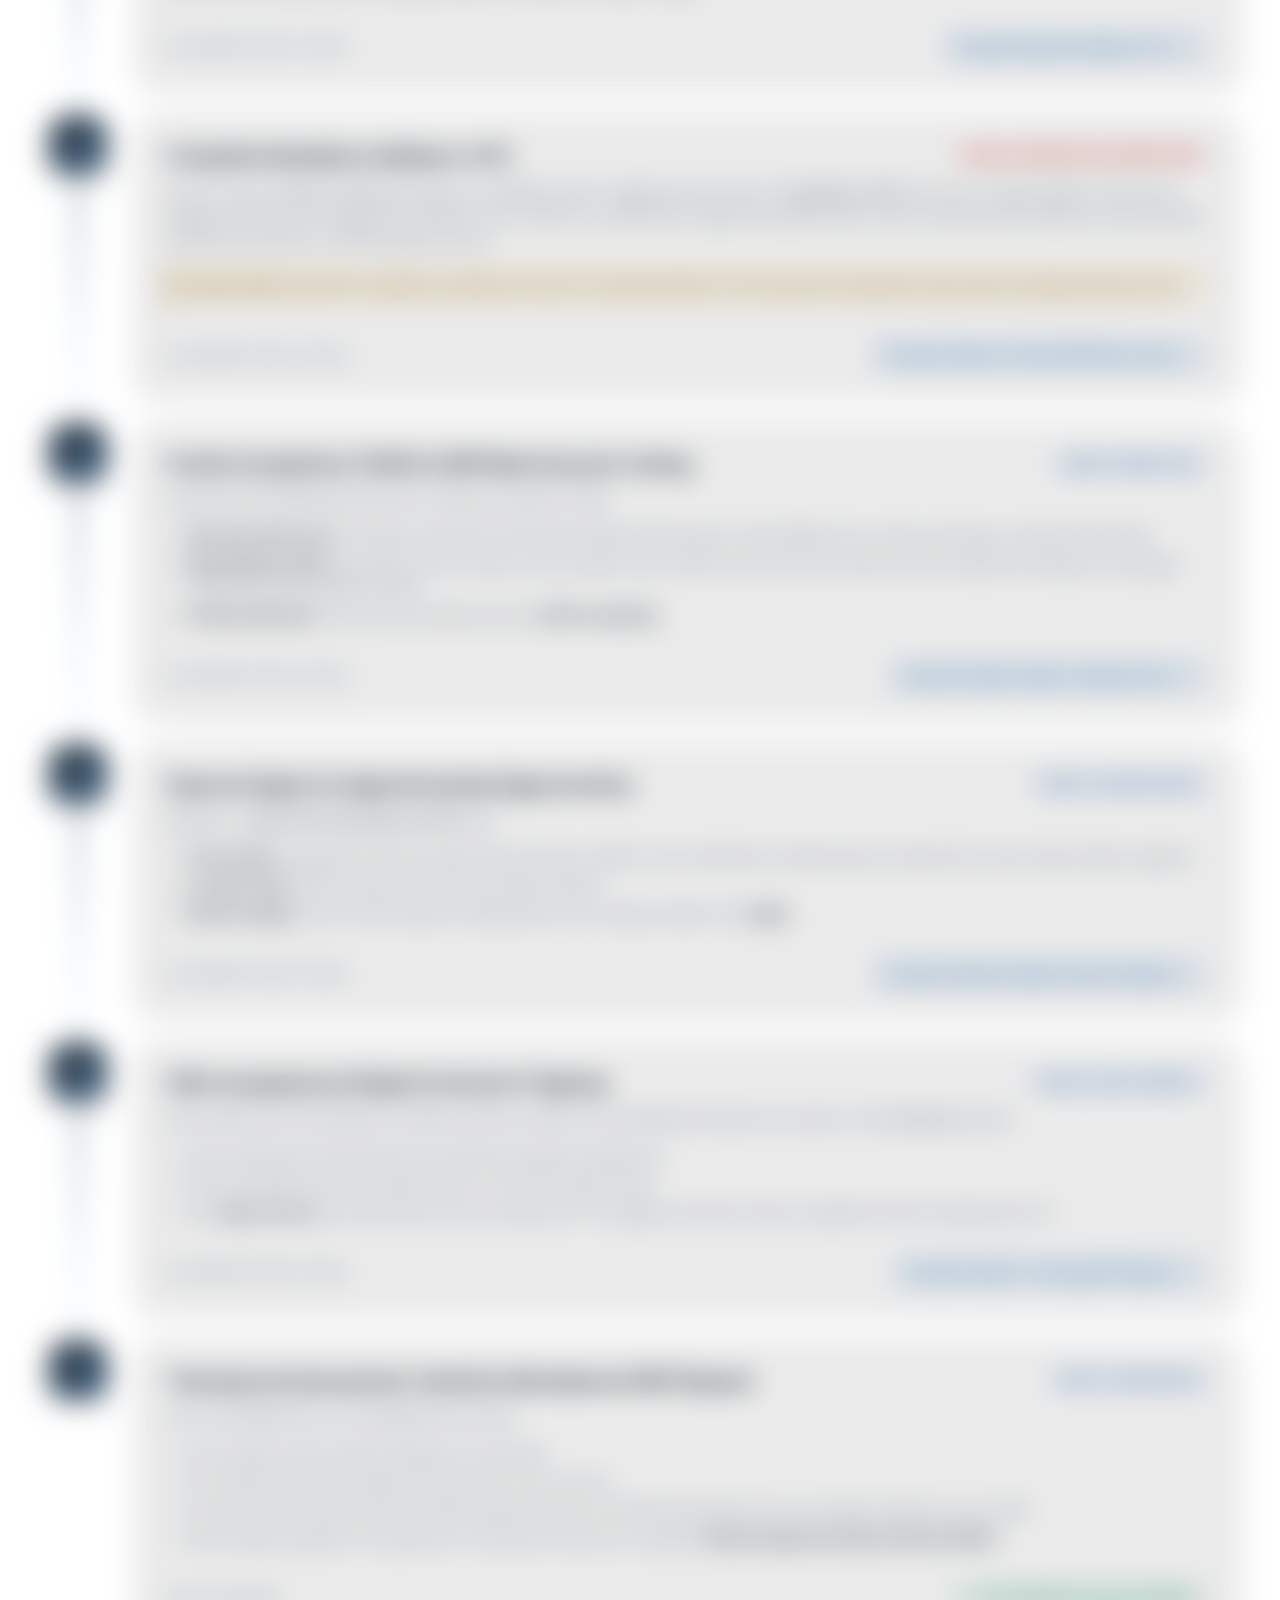
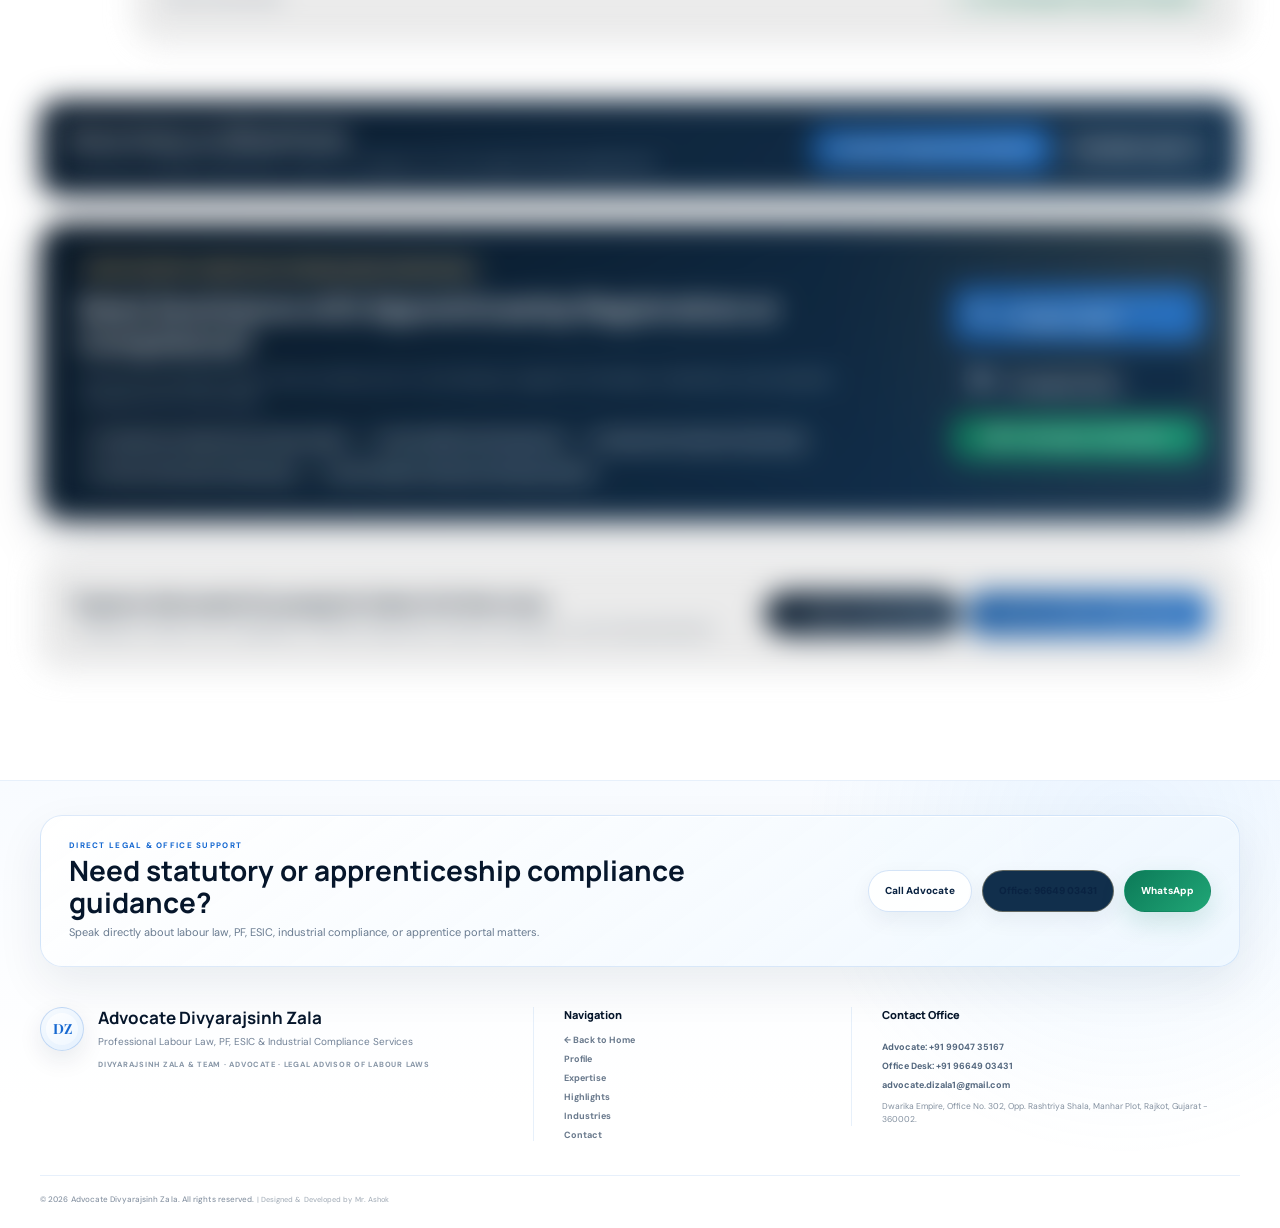
<file: apprentice-registration.html>
<!DOCTYPE html>
<html lang="en">
<head>
  <meta charset="UTF-8">
  <meta name="viewport" content="width=device-width, initial-scale=1.0">
  <meta name="description" content="Step-by-step Apprenticeship Registration Guide for Candidates and Employers under the Apprentices Act, 1961 and NAPS-2. Advocate Divyarajsinh Zala.">
  <meta name="theme-color" content="#fcfaf6">
  <meta name="color-scheme" content="light">

  <meta property="og:type" content="website">
  <meta property="og:title" content="Apprenticeship Registration Guide | Advocate DIVYARAJSINH ZALA">
  <meta property="og:description" content="Sequential statutory workflow for Candidates (Apprentices) and Employers (Establishments) under the Apprentices Act, 1961 and NAPS-2 Portal.">

  <title>Apprenticeship Registration Guide | Advocate DIVYARAJSINH ZALA</title>

  <!-- Instant Check for Client PIN Verification (Zero-flicker for verified clients) -->
  <script>
    try {
      if (localStorage.getItem("dz_client_pin_auth") === "7589") {
        document.documentElement.classList.add("pin-verified");
      }
    } catch (e) {}
  </script>

  <link rel="icon" href="assets/favicon.svg" type="image/svg+xml">
  <link rel="preconnect" href="https://fonts.googleapis.com">
  <link rel="preconnect" href="https://fonts.gstatic.com" crossorigin>
  <link href="https://fonts.googleapis.com/css2?family=DM+Sans:wght@400;500;600;700&amp;family=Manrope:wght@500;600;700;800&amp;family=Playfair+Display:wght@600;700&amp;display=swap" rel="stylesheet">
  <link rel="stylesheet" href="style.css">

  <style>
    /* =========================================================
       PREMIUM DEDICATED APPRENTICESHIP GUIDE THEME
       Decent, Executive Corporate Palette (Navy, Slate, Champagne Gold, Muted Emerald)
       ========================================================= */

    :root {
      --guide-navy: #0a1b2d;
      --guide-slate: #15324d;
      --guide-blue: #1a5ea8;
      --guide-blue-light: #eaf2fb;
      --guide-gold: #b58d3d;
      --guide-gold-soft: #fdf6e9;
      --guide-emerald: #167a5b;
      --guide-emerald-soft: #eaf7f2;
      --guide-bg: #fcfaf6;
      --guide-card-bg: #ffffff;
      --guide-border: rgba(21, 50, 77, 0.12);
      --guide-border-subtle: rgba(21, 50, 77, 0.07);
      --guide-text-main: #14283c;
      --guide-text-muted: #56697d;
    }

    body {
      background-color: var(--guide-bg);
      color: var(--guide-text-main);
    }

    /* Sticky Top Header */
    .apprentice-page-header {
      position: sticky;
      top: 0;
      z-index: 100;
      background: rgba(255, 255, 255, 0.94);
      backdrop-filter: blur(20px);
      -webkit-backdrop-filter: blur(20px);
      border-bottom: 1px solid var(--guide-border);
      box-shadow: 0 4px 20px rgba(10, 27, 45, 0.05);
      padding: 12px 0;
    }

    .apprentice-header-inner {
      display: flex;
      align-items: center;
      justify-content: space-between;
      gap: 16px;
    }

    .header-nav-actions {
      display: flex;
      align-items: center;
      gap: 10px;
      flex-wrap: wrap;
    }

    .btn-back-home {
      display: inline-flex;
      align-items: center;
      gap: 8px;
      padding: 9px 18px;
      border-radius: 999px;
      background: linear-gradient(135deg, #0a1b2d, #173859);
      color: #ffffff;
      font-family: var(--display);
      font-size: 13px;
      font-weight: 700;
      text-decoration: none;
      box-shadow: 0 4px 14px rgba(10, 27, 45, 0.18);
      transition: all .22s cubic-bezier(.2,.8,.2,1);
    }

    .btn-back-home:hover {
      background: linear-gradient(135deg, #1a5ea8, #2a7cd6);
      transform: translateX(-3px);
      box-shadow: 0 6px 18px rgba(26, 94, 168, 0.28);
      color: #ffffff;
    }

    .btn-back-home svg {
      transition: transform .22s ease;
    }

    .btn-back-home:hover svg {
      transform: translateX(-3px);
    }

    .header-office-call {
      display: inline-flex;
      align-items: center;
      gap: 6px;
      padding: 8px 14px;
      border-radius: 999px;
      background: #f2f7fc;
      border: 1px solid rgba(26, 94, 168, 0.2);
      color: var(--guide-blue);
      font-family: var(--display);
      font-size: 12.5px;
      font-weight: 700;
      text-decoration: none;
      transition: all .2s ease;
    }

    .header-office-call:hover {
      background: #e4effb;
      transform: translateY(-1px);
    }

    /* Page Hero */
    .apprentice-hero {
      position: relative;
      padding: 48px 0 32px;
      background:
        radial-gradient(circle at 86% 18%, rgba(26, 94, 168, 0.08), transparent 32%),
        radial-gradient(circle at 12% 78%, rgba(181, 141, 61, 0.07), transparent 30%),
        linear-gradient(180deg, #ffffff 0%, #fbf9f4 100%);
      border-bottom: 1px solid var(--guide-border);
    }

    .breadcrumb-trail {
      display: flex;
      align-items: center;
      gap: 8px;
      margin-bottom: 16px;
      font-size: 13px;
      font-weight: 600;
      color: var(--guide-text-muted);
    }

    .breadcrumb-trail a {
      color: var(--guide-blue);
      display: inline-flex;
      align-items: center;
      gap: 4px;
      transition: color .2s ease;
    }

    .breadcrumb-trail a:hover {
      color: var(--guide-navy);
      text-decoration: underline;
    }

    .breadcrumb-trail .current {
      color: var(--guide-text-main);
      font-weight: 700;
    }

    .hero-badge-tag {
      display: inline-flex;
      align-items: center;
      gap: 7px;
      padding: 5px 12px;
      border-radius: 999px;
      background: rgba(181, 141, 61, 0.12);
      border: 1px solid rgba(181, 141, 61, 0.28);
      color: #926d25;
      font-family: var(--display);
      font-size: 11.5px;
      font-weight: 800;
      text-transform: uppercase;
      letter-spacing: .06em;
      margin-bottom: 14px;
    }

    .apprentice-hero h1 {
      margin: 0 0 14px;
      font-family: var(--display);
      font-size: clamp(28px, 3.8vw, 44px);
      font-weight: 800;
      color: var(--guide-navy);
      line-height: 1.18;
      letter-spacing: -.02em;
    }

    .apprentice-hero p.lead {
      max-width: 820px;
      margin: 0 0 24px;
      color: var(--guide-text-muted);
      font-size: clamp(15.5px, 1.7vw, 17.5px);
      line-height: 1.6;
    }

    /* Notice Strip */
    .apprentice-notice-strip {
      display: flex;
      flex-wrap: wrap;
      gap: 10px;
    }

    .notice-pill {
      display: inline-flex;
      align-items: center;
      gap: 8px;
      padding: 6px 14px 6px 7px;
      border-radius: 999px;
      background: #ffffff;
      border: 1px solid var(--guide-border);
      box-shadow: 0 2px 8px rgba(10, 27, 45, 0.03);
      font-size: 12.5px;
      font-weight: 600;
      color: var(--guide-text-main);
    }

    .notice-tag {
      display: inline-block;
      padding: 3px 8px;
      border-radius: 999px;
      background: rgba(26, 94, 168, 0.10);
      color: var(--guide-blue);
      font-size: 10.5px;
      font-weight: 800;
      text-transform: uppercase;
      letter-spacing: .05em;
    }

    .notice-tag.tag-emerald { background: rgba(22, 122, 91, 0.12); color: var(--guide-emerald); }
    .notice-tag.tag-gold { background: rgba(181, 141, 61, 0.14); color: #8e681f; }

    /* Interactive Tab Bar */
    .apprentice-tabs-wrapper {
      margin: 32px 0 26px;
    }

    .apprentice-tabs {
      display: flex;
      gap: 10px;
      flex-wrap: wrap;
      padding: 6px;
      border-radius: 18px;
      background: #edf3f8;
      border: 1px solid var(--guide-border);
    }

    .apprentice-tab-btn {
      flex: 1;
      min-width: 220px;
      display: inline-flex;
      align-items: center;
      justify-content: center;
      gap: 10px;
      padding: 13px 20px;
      border-radius: 13px;
      border: 1px solid transparent;
      background: transparent;
      color: var(--guide-text-muted);
      font-family: var(--display);
      font-size: 14.5px;
      font-weight: 700;
      cursor: pointer;
      transition: all .22s ease;
    }

    .apprentice-tab-btn:hover {
      color: var(--guide-navy);
      background: rgba(255, 255, 255, 0.6);
    }

    .apprentice-tab-btn.active {
      background: #ffffff;
      color: var(--guide-blue);
      border-color: rgba(26, 94, 168, 0.18);
      box-shadow: 0 4px 16px rgba(26, 94, 168, 0.10);
    }

    .apprentice-tab-panel {
      display: none;
      animation: tabFadeIn .3s ease forwards;
    }

    .apprentice-tab-panel.active {
      display: block;
    }

    @keyframes tabFadeIn {
      from { opacity: 0; transform: translateY(6px); }
      to { opacity: 1; transform: translateY(0); }
    }

    /* Documents Checklist Card */
    .apprentice-doc-box {
      background: linear-gradient(135deg, #ffffff 0%, #f9fbfe 100%);
      border-radius: 20px;
      border: 1px solid var(--guide-border);
      box-shadow: 0 8px 28px rgba(10, 27, 45, 0.04);
      padding: 26px 30px;
      margin-bottom: 32px;
    }

    .doc-box-header {
      display: flex;
      align-items: center;
      gap: 14px;
      margin-bottom: 20px;
      padding-bottom: 16px;
      border-bottom: 1px solid var(--guide-border-subtle);
    }

    .doc-box-header .doc-icon {
      font-size: 28px;
      line-height: 1;
    }

    .doc-box-header h3 {
      margin: 0 0 3px;
      font-family: var(--display);
      font-size: 19.5px;
      font-weight: 800;
      color: var(--guide-navy);
    }

    .doc-box-header p {
      margin: 0;
      color: var(--guide-text-muted);
      font-size: 14px;
    }

    .doc-items-grid {
      display: grid;
      grid-template-columns: repeat(auto-fit, minmax(280px, 1fr));
      gap: 14px;
    }

    .doc-item {
      display: flex;
      align-items: flex-start;
      gap: 12px;
      padding: 13px 15px;
      background: #ffffff;
      border-radius: 12px;
      border: 1px solid var(--guide-border-subtle);
      box-shadow: 0 2px 8px rgba(10, 27, 45, 0.02);
    }

    .doc-item .check-icon {
      width: 22px;
      height: 22px;
      flex-shrink: 0;
      display: grid;
      place-items: center;
      border-radius: 50%;
      background: var(--guide-emerald-soft);
      color: var(--guide-emerald);
      font-weight: 800;
      font-size: 12px;
      margin-top: 1px;
    }

    .doc-item strong {
      display: block;
      font-size: 13.5px;
      font-weight: 700;
      color: var(--guide-navy);
      margin-bottom: 2px;
    }

    .doc-item span {
      display: block;
      font-size: 12px;
      color: var(--guide-text-muted);
      line-height: 1.45;
    }

    /* =========================================================
       SEQUENTIAL STEP ROADMAP (HORIZONTAL QUICK NAVIGATOR)
       "Esa banao ki pata chale iske bad ye step"
       ========================================================= */
    .process-roadmap-card {
      background: #ffffff;
      border-radius: 20px;
      border: 1px solid var(--guide-border);
      padding: 22px 26px;
      margin-bottom: 34px;
      box-shadow: 0 6px 24px rgba(10, 27, 45, 0.03);
    }

    .roadmap-header {
      display: flex;
      align-items: center;
      justify-content: space-between;
      gap: 12px;
      margin-bottom: 18px;
    }

    .roadmap-title {
      font-family: var(--display);
      font-size: 14px;
      font-weight: 800;
      color: var(--guide-navy);
      text-transform: uppercase;
      letter-spacing: .08em;
      display: flex;
      align-items: center;
      gap: 8px;
    }

    .roadmap-subtitle {
      font-size: 12.5px;
      color: var(--guide-text-muted);
    }

    .roadmap-track {
      display: grid;
      grid-template-columns: repeat(7, 1fr);
      gap: 6px;
      position: relative;
    }

    .roadmap-step-pill {
      display: flex;
      flex-direction: column;
      align-items: center;
      text-align: center;
      padding: 10px 6px;
      border-radius: 12px;
      background: #f7fafc;
      border: 1px solid var(--guide-border-subtle);
      text-decoration: none;
      transition: all .2s ease;
      position: relative;
    }

    .roadmap-step-pill:hover {
      background: var(--guide-blue-light);
      border-color: rgba(26, 94, 168, 0.3);
      transform: translateY(-2px);
    }

    .roadmap-step-num {
      display: inline-flex;
      align-items: center;
      justify-content: center;
      width: 24px;
      height: 24px;
      border-radius: 50%;
      background: #e4edf6;
      color: var(--guide-navy);
      font-family: var(--display);
      font-size: 11px;
      font-weight: 800;
      margin-bottom: 4px;
    }

    .roadmap-step-pill:hover .roadmap-step-num {
      background: var(--guide-blue);
      color: #ffffff;
    }

    .roadmap-step-text {
      font-size: 11.5px;
      font-weight: 700;
      color: var(--guide-text-main);
      line-height: 1.25;
    }

    /* =========================================================
       CONNECTED TIMELINE STEP WORKFLOW
       Visual connector spine + Flow Arrows
       ========================================================= */
    .timeline-steps-flow {
      display: flex;
      flex-direction: column;
      gap: 0;
      margin-bottom: 36px;
      position: relative;
    }

    .timeline-step-block {
      display: grid;
      grid-template-columns: 76px 1fr;
      gap: 20px;
      position: relative;
    }

    /* Left Timeline Spine */
    .timeline-spine {
      display: flex;
      flex-direction: column;
      align-items: center;
      position: relative;
    }

    .timeline-marker-circle {
      width: 60px;
      height: 60px;
      border-radius: 18px;
      background: linear-gradient(135deg, #0a1b2d, #1b456f);
      border: 3px solid #ffffff;
      box-shadow: 0 6px 18px rgba(10, 27, 45, 0.22);
      display: flex;
      flex-direction: column;
      align-items: center;
      justify-content: center;
      color: #ffffff;
      position: relative;
      z-index: 2;
    }

    .marker-label {
      font-size: 9px;
      font-weight: 800;
      letter-spacing: .1em;
      text-transform: uppercase;
      color: #dfc185;
      line-height: 1;
    }

    .marker-number {
      font-family: var(--display);
      font-size: 20px;
      font-weight: 800;
      line-height: 1.1;
      color: #ffffff;
    }

    /* Continuous Line Downward */
    .timeline-connector-line {
      width: 3px;
      flex: 1;
      min-height: 40px;
      background: linear-gradient(180deg, #1b456f 0%, rgba(26, 94, 168, 0.3) 70%, rgba(26, 94, 168, 0.15) 100%);
      position: relative;
      margin: 6px 0;
    }

    .timeline-connector-line::after {
      content: "";
      position: absolute;
      bottom: -6px;
      left: 50%;
      transform: translateX(-50%);
      width: 0;
      height: 0;
      border-left: 5px solid transparent;
      border-right: 5px solid transparent;
      border-top: 6px solid #1b456f;
    }

    .timeline-step-block:last-child .timeline-connector-line {
      display: none;
    }

    /* Step Card */
    .timeline-step-card {
      background: var(--guide-card-bg);
      border-radius: 22px;
      border: 1px solid var(--guide-border);
      box-shadow: 0 8px 28px rgba(10, 27, 45, 0.04);
      padding: 26px 30px;
      margin-bottom: 24px;
      transition: all .22s ease;
      position: relative;
    }

    .timeline-step-card:hover {
      border-color: rgba(26, 94, 168, 0.28);
      box-shadow: 0 12px 36px rgba(26, 94, 168, 0.08);
      transform: translateY(-2px);
    }

    .step-card-top {
      display: flex;
      align-items: center;
      justify-content: space-between;
      gap: 12px;
      flex-wrap: wrap;
      margin-bottom: 12px;
    }

    .step-card-top h4 {
      margin: 0;
      font-family: var(--display);
      font-size: 19.5px;
      font-weight: 800;
      color: var(--guide-navy);
    }

    .step-phase-badge {
      display: inline-block;
      padding: 4px 10px;
      border-radius: 999px;
      background: #eaf2fb;
      color: var(--guide-blue);
      font-size: 11px;
      font-weight: 800;
      text-transform: uppercase;
      letter-spacing: .04em;
    }

    .step-phase-badge.phase-mandatory {
      background: #feeceb;
      color: #c0392b;
    }

    .timeline-step-card p {
      margin: 0 0 12px;
      font-size: 14.5px;
      line-height: 1.65;
      color: var(--guide-text-muted);
    }

    .step-bullets {
      margin: 0 0 12px;
      padding-left: 20px;
      color: var(--guide-text-muted);
      font-size: 14px;
      line-height: 1.6;
    }

    .step-bullets li {
      margin-bottom: 6px;
    }

    .step-bullets strong {
      color: var(--guide-navy);
    }

    .step-note-box {
      margin-top: 12px;
      padding: 11px 15px;
      border-radius: 12px;
      background: var(--guide-gold-soft);
      border-left: 4px solid var(--guide-gold);
      font-size: 13px;
      color: #7b5b15;
      line-height: 1.5;
    }

    /* "Iske Baad Ye Step" Next Step Arrow Bar */
    .step-flow-arrow-bar {
      margin-top: 18px;
      padding-top: 14px;
      border-top: 1px dashed var(--guide-border);
      display: flex;
      align-items: center;
      justify-content: space-between;
      gap: 12px;
      flex-wrap: wrap;
    }

    .flow-arrow-label {
      display: inline-flex;
      align-items: center;
      gap: 6px;
      font-size: 12px;
      font-weight: 700;
      color: #7b8e9f;
      text-transform: uppercase;
      letter-spacing: .04em;
    }

    .flow-next-link {
      display: inline-flex;
      align-items: center;
      gap: 8px;
      padding: 7px 14px;
      border-radius: 999px;
      background: #edf5fc;
      border: 1px solid rgba(26, 94, 168, 0.18);
      color: var(--guide-blue);
      font-family: var(--display);
      font-size: 12.5px;
      font-weight: 700;
      text-decoration: none;
      transition: all .2s ease;
    }

    .flow-next-link:hover {
      background: var(--guide-blue);
      color: #ffffff;
      transform: translateX(3px);
      box-shadow: 0 4px 12px rgba(26, 94, 168, 0.2);
    }

    .flow-next-link svg {
      transition: transform .2s ease;
    }

    .flow-next-link:hover svg {
      transform: translateX(3px);
    }

    .flow-done-tag {
      display: inline-flex;
      align-items: center;
      gap: 6px;
      padding: 7px 14px;
      border-radius: 999px;
      background: var(--guide-emerald-soft);
      color: var(--guide-emerald);
      font-family: var(--display);
      font-size: 12.5px;
      font-weight: 700;
    }

    /* Portal CTA Strip */
    .apprentice-action-cta {
      display: flex;
      align-items: center;
      justify-content: space-between;
      gap: 20px;
      flex-wrap: wrap;
      background: linear-gradient(135deg, #0a1b2d 0%, #153859 100%);
      border-radius: 20px;
      padding: 24px 28px;
      color: #ffffff;
      box-shadow: 0 10px 32px rgba(10, 27, 45, 0.15);
      margin-bottom: 28px;
    }

    .action-cta-text h4 {
      margin: 0 0 4px;
      font-family: var(--display);
      font-size: 18.5px;
      font-weight: 800;
      color: #ffffff;
    }

    .action-cta-text p {
      margin: 0;
      font-size: 13.5px;
      color: #b8cde2;
    }

    .action-cta-buttons {
      display: flex;
      gap: 10px;
      flex-wrap: wrap;
    }

    .btn-portal {
      display: inline-flex;
      align-items: center;
      justify-content: center;
      gap: 7px;
      padding: 11px 18px;
      border-radius: 12px;
      font-family: var(--display);
      font-size: 13px;
      font-weight: 700;
      text-decoration: none;
      transition: all .2s ease;
    }

    .btn-portal-primary {
      background: linear-gradient(135deg, #1a5ea8, #2a7cd6);
      color: #ffffff;
      box-shadow: 0 4px 14px rgba(26, 94, 168, 0.3);
    }

    .btn-portal-primary:hover {
      transform: translateY(-2px);
      box-shadow: 0 8px 20px rgba(26, 94, 168, 0.4);
    }

    .btn-portal-ghost {
      background: rgba(255, 255, 255, 0.10);
      color: #ffffff;
      border: 1px solid rgba(255, 255, 255, 0.20);
    }

    .btn-portal-ghost:hover {
      background: rgba(255, 255, 255, 0.20);
      transform: translateY(-2px);
    }

    /* Rules Tab */
    .rules-highlight-cards {
      display: grid;
      grid-template-columns: repeat(auto-fit, minmax(320px, 1fr));
      gap: 20px;
      margin-bottom: 28px;
    }

    .rule-card {
      background: #ffffff;
      border-radius: 20px;
      border: 1px solid var(--guide-border);
      box-shadow: 0 8px 28px rgba(10, 27, 45, 0.04);
      padding: 26px 28px;
    }

    .rule-card h3 {
      margin: 0 0 10px;
      font-family: var(--display);
      font-size: 19px;
      font-weight: 800;
      color: var(--guide-navy);
    }

    .rule-card p {
      margin: 0 0 14px;
      color: var(--guide-text-muted);
      font-size: 14px;
      line-height: 1.6;
    }

    .quota-breakdown, .benefit-points {
      display: grid;
      gap: 10px;
      margin: 0;
      padding: 0;
      list-style: none;
    }

    .quota-row, .benefit-points li {
      padding: 11px 13px;
      border-radius: 11px;
      background: #f7fafc;
      border: 1px solid var(--guide-border-subtle);
      font-size: 13px;
      line-height: 1.5;
      color: var(--guide-text-muted);
    }

    .quota-row strong, .benefit-points strong {
      display: block;
      color: var(--guide-navy);
      margin-bottom: 2px;
      font-size: 13.5px;
    }

    /* Stipend Table */
    .stipend-table-card {
      background: #ffffff;
      border-radius: 20px;
      border: 1px solid var(--guide-border);
      box-shadow: 0 8px 28px rgba(10, 27, 45, 0.04);
      padding: 28px;
      margin-bottom: 32px;
    }

    .stipend-card-header {
      display: flex;
      align-items: center;
      justify-content: space-between;
      gap: 14px;
      flex-wrap: wrap;
      margin-bottom: 18px;
      padding-bottom: 14px;
      border-bottom: 1px solid var(--guide-border-subtle);
    }

    .stipend-card-header h3 {
      margin: 0 0 3px;
      font-family: var(--display);
      font-size: 20px;
      font-weight: 800;
      color: var(--guide-navy);
    }

    .stipend-card-header p {
      margin: 0;
      color: var(--guide-text-muted);
      font-size: 13.5px;
    }

    .table-responsive {
      overflow-x: auto;
      -webkit-overflow-scrolling: touch;
    }

    .stipend-table {
      width: 100%;
      border-collapse: separate;
      border-spacing: 0;
      text-align: left;
    }

    .stipend-table th {
      padding: 12px 14px;
      background: #f1f6fb;
      font-family: var(--display);
      font-size: 12.5px;
      font-weight: 800;
      color: var(--guide-navy);
      border-bottom: 2px solid rgba(26, 94, 168, 0.12);
    }

    .stipend-table th:first-child { border-radius: 10px 0 0 0; }
    .stipend-table th:last-child { border-radius: 0 10px 0 0; }

    .stipend-table td {
      padding: 13px 14px;
      font-size: 13.5px;
      color: var(--guide-text-muted);
      border-bottom: 1px solid var(--guide-border-subtle);
      vertical-align: middle;
    }

    .stipend-table tr:hover td {
      background: #f8fbfe;
    }

    .rate-pill {
      display: inline-block;
      padding: 4px 10px;
      border-radius: 999px;
      background: var(--guide-emerald-soft);
      color: var(--guide-emerald);
      font-weight: 800;
      font-size: 13px;
    }

    .stipend-footnote {
      margin: 14px 0 0;
      font-size: 12px;
      color: #7b8e9f;
      font-style: italic;
    }

    /* =========================================================
       LEGAL ASSISTANCE CALLOUT BANNER (WITH BOTH PHONE NUMBERS)
       Primary: 99047 35167 | Office Desk: 96649 03431
       ========================================================= */
    .apprentice-consult-banner {
      display: grid;
      grid-template-columns: 1fr auto;
      align-items: center;
      gap: 32px;
      padding: 34px 38px;
      border-radius: 24px;
      background:
        radial-gradient(circle at 94% 18%, rgba(181, 141, 61, 0.15), transparent 30%),
        linear-gradient(135deg, #091929 0%, #0f2a44 55%, #15395c 100%);
      color: #ffffff;
      box-shadow: 0 16px 44px rgba(9, 25, 41, 0.22);
      margin-bottom: 30px;
    }

    .consult-banner-content h3 {
      margin: 0 0 8px;
      font-family: var(--display);
      font-size: clamp(20px, 2.5vw, 27px);
      font-weight: 800;
      color: #ffffff;
      line-height: 1.25;
    }

    .consult-banner-content p {
      margin: 0 0 16px;
      color: #bcd0e2;
      font-size: 14px;
      line-height: 1.6;
    }

    .consult-tag {
      display: inline-block;
      padding: 4px 10px;
      border-radius: 999px;
      background: rgba(223, 193, 133, 0.16);
      border: 1px solid rgba(223, 193, 133, 0.32);
      color: #dfc185;
      font-size: 11px;
      font-weight: 800;
      text-transform: uppercase;
      letter-spacing: .06em;
      margin-bottom: 10px;
    }

    .consult-feature-chips {
      display: flex;
      flex-wrap: wrap;
      gap: 8px;
    }

    .consult-feature-chips span {
      display: inline-block;
      padding: 4px 10px;
      border-radius: 8px;
      background: rgba(255, 255, 255, 0.08);
      border: 1px solid rgba(255, 255, 255, 0.12);
      color: #e5f1fb;
      font-size: 11.5px;
      font-weight: 600;
    }

    .consult-phones-cluster {
      display: flex;
      flex-direction: column;
      gap: 10px;
      min-width: 250px;
    }

    .btn-phone-advocate {
      display: inline-flex;
      align-items: center;
      gap: 10px;
      padding: 12px 18px;
      border-radius: 14px;
      background: linear-gradient(135deg, #1a5ea8, #2a7cd6);
      color: #ffffff;
      text-decoration: none;
      box-shadow: 0 6px 18px rgba(26, 94, 168, 0.32);
      transition: all .2s ease;
    }

    .btn-phone-advocate:hover {
      transform: translateY(-2px);
      box-shadow: 0 8px 24px rgba(26, 94, 168, 0.45);
    }

    .btn-phone-office {
      display: inline-flex;
      align-items: center;
      gap: 10px;
      padding: 12px 18px;
      border-radius: 14px;
      background: #112f4c;
      border: 1px solid rgba(223, 193, 133, 0.35);
      color: #ffffff;
      text-decoration: none;
      transition: all .2s ease;
    }

    .btn-phone-office:hover {
      background: #173e63;
      border-color: #dfc185;
      transform: translateY(-2px);
    }

    .btn-phone-office strong, .btn-phone-advocate strong {
      display: block;
      font-family: var(--display);
      font-size: 14.5px;
      font-weight: 800;
      line-height: 1.1;
    }

    .btn-phone-office small, .btn-phone-advocate small {
      display: block;
      font-size: 10.5px;
      color: #dfc185;
      text-transform: uppercase;
      letter-spacing: .05em;
      margin-bottom: 2px;
    }

    .btn-phone-advocate small {
      color: #c9e1fc;
    }

    .btn-consult-wa-round {
      display: inline-flex;
      align-items: center;
      justify-content: center;
      gap: 8px;
      padding: 11px 18px;
      border-radius: 14px;
      background: linear-gradient(135deg, #128263, #19a57e);
      color: #ffffff;
      font-family: var(--display);
      font-size: 13px;
      font-weight: 800;
      text-decoration: none;
      box-shadow: 0 6px 18px rgba(25, 165, 126, 0.28);
      transition: all .2s ease;
    }

    .btn-consult-wa-round:hover {
      transform: translateY(-2px);
      box-shadow: 0 8px 22px rgba(25, 165, 126, 0.38);
    }

    /* Return to Home Bottom Card */
    .return-bottom-card {
      margin: 40px 0 20px;
      padding: 28px 32px;
      border-radius: 22px;
      background: #ffffff;
      border: 1px solid var(--guide-border);
      box-shadow: 0 6px 24px rgba(10, 27, 45, 0.04);
      display: flex;
      align-items: center;
      justify-content: space-between;
      gap: 20px;
      flex-wrap: wrap;
    }

    .return-bottom-text h3 {
      margin: 0 0 5px;
      font-family: var(--display);
      font-size: 19.5px;
      font-weight: 800;
      color: var(--guide-navy);
    }

    .return-bottom-text p {
      margin: 0;
      color: var(--guide-text-muted);
      font-size: 14px;
    }

    .return-bottom-actions {
      display: flex;
      gap: 10px;
      flex-wrap: wrap;
    }

    /* Responsive Adjustments */
    @media (max-width: 900px) {
      .apprentice-consult-banner {
        grid-template-columns: 1fr;
      }
      .consult-phones-cluster {
        width: 100%;
      }
      .roadmap-track {
        grid-template-columns: repeat(4, 1fr);
      }
    }

    @media (max-width: 768px) {
      .apprentice-header-inner {
        flex-direction: row;
      }
      .brand-copy small {
        display: none;
      }
      .header-office-call {
        display: none;
      }
      .roadmap-track {
        grid-template-columns: repeat(2, 1fr);
      }
      .timeline-step-block {
        grid-template-columns: 50px 1fr;
        gap: 12px;
      }
      .timeline-marker-circle {
        width: 48px;
        height: 48px;
        border-radius: 14px;
      }
      .marker-label {
        font-size: 8px;
      }
      .marker-number {
        font-size: 16px;
      }
      .timeline-step-card {
        padding: 20px 18px;
      }
      .step-card-top h4 {
        font-size: 17px;
      }
      .return-bottom-card {
        flex-direction: column;
        align-items: flex-start;
      }
      .return-bottom-actions {
        width: 100%;
      }
      .return-bottom-actions a {
        flex: 1;
        justify-content: center;
      }
    }

    /* =========================================================
       CLIENT ACCESS VERIFICATION GATE (PIN: 7589)
       ========================================================= */
    body.lock-screen-open {
      overflow: hidden !important;
    }

    #main-content.content-locked {
      filter: blur(14px) brightness(0.92);
      pointer-events: none !important;
      user-select: none !important;
      transition: filter 0.35s ease;
    }

    .client-lock-overlay {
      position: fixed;
      inset: 0;
      z-index: 999999;
      display: grid;
      place-items: center;
      padding: 20px;
      background:
        radial-gradient(circle at 18% 14%, rgba(26, 94, 168, 0.28), transparent 32%),
        radial-gradient(circle at 84% 82%, rgba(181, 141, 61, 0.24), transparent 30%),
        rgba(8, 22, 38, 0.82);
      backdrop-filter: blur(14px);
      -webkit-backdrop-filter: blur(14px);
      opacity: 1;
      visibility: visible;
      transition: opacity 0.32s ease, visibility 0.32s ease;
    }

    .client-lock-overlay.unlocked {
      opacity: 0;
      visibility: hidden;
      pointer-events: none;
    }

    /* Verification state overrides */
    html.pin-verified #clientLockOverlay {
      display: none !important;
    }

    html.pin-verified #main-content.content-locked {
      filter: none !important;
      pointer-events: auto !important;
      user-select: auto !important;
    }

    html.pin-verified body.lock-screen-open {
      overflow: auto !important;
    }

    html.pin-verified #btnRelockPage {
      display: inline-flex !important;
    }

    .btn-relock {
      display: none;
      align-items: center;
      gap: 6px;
      padding: 7px 13px;
      border-radius: 999px;
      background: rgba(181, 141, 61, 0.12);
      border: 1px solid rgba(181, 141, 61, 0.35);
      color: #926d25;
      font-family: var(--display);
      font-size: 12.5px;
      font-weight: 700;
      cursor: pointer;
      transition: all 0.2s ease;
    }

    .btn-relock:hover {
      background: rgba(181, 141, 61, 0.22);
      color: #725215;
    }

    .client-lock-card {
      position: relative;
      width: min(520px, 100%);
      max-height: min(92vh, 720px);
      overflow-y: auto;
      border-radius: 28px;
      background: linear-gradient(145deg, #ffffff 0%, #f7fafd 55%, #fdfbf7 100%);
      border: 1px solid rgba(255, 255, 255, 0.85);
      box-shadow: 0 28px 80px rgba(5, 17, 30, 0.42), 0 8px 26px rgba(5, 17, 30, 0.16);
      padding: 34px 36px 30px;
      text-align: center;
      color: var(--guide-navy);
      transform: translateY(0) scale(1);
      transition: transform 0.3s cubic-bezier(0.2, 0.8, 0.2, 1);
    }

    .lock-icon-seal {
      width: 68px;
      height: 68px;
      border-radius: 22px;
      margin: 0 auto 16px;
      display: grid;
      place-items: center;
      background: linear-gradient(135deg, #0a1b2d, #1a5ea8);
      color: #dfc185;
      box-shadow: 0 10px 24px rgba(10, 27, 45, 0.22);
    }

    .lock-badge {
      display: inline-flex;
      align-items: center;
      gap: 6px;
      padding: 4px 12px;
      border-radius: 999px;
      background: rgba(181, 141, 61, 0.14);
      border: 1px solid rgba(181, 141, 61, 0.32);
      color: #926d25;
      font-family: var(--display);
      font-size: 11px;
      font-weight: 800;
      text-transform: uppercase;
      letter-spacing: .08em;
      margin-bottom: 12px;
    }

    .client-lock-card h2 {
      margin: 0 0 8px;
      font-family: var(--display);
      font-size: 24px;
      font-weight: 800;
      color: var(--guide-navy);
      line-height: 1.2;
    }

    .client-lock-card p.lock-desc {
      margin: 0 0 22px;
      color: var(--guide-text-muted);
      font-size: 14px;
      line-height: 1.55;
    }

    .lock-form {
      margin-bottom: 22px;
    }

    .pin-input-group {
      position: relative;
      max-width: 300px;
      margin: 0 auto 12px;
    }

    .pin-input-group input {
      width: 100%;
      height: 54px;
      text-align: center;
      font-family: var(--display);
      font-size: 26px;
      font-weight: 800;
      letter-spacing: .25em;
      border-radius: 16px;
      border: 2px solid rgba(26, 94, 168, 0.25);
      background: #ffffff;
      color: var(--guide-navy);
      padding: 0 46px 0 20px;
      box-shadow: inset 0 2px 6px rgba(10, 27, 45, 0.05);
      outline: none;
      transition: all 0.2s ease;
    }

    .pin-input-group input:focus {
      border-color: var(--guide-blue);
      box-shadow: 0 0 0 4px rgba(26, 94, 168, 0.15);
    }

    .pin-input-group input.pin-shake {
      animation: pinShake 0.4s ease;
      border-color: #d9534f;
    }

    @keyframes pinShake {
      0%, 100% { transform: translateX(0); }
      20%, 60% { transform: translateX(-8px); }
      40%, 80% { transform: translateX(8px); }
    }

    .btn-toggle-pin {
      position: absolute;
      right: 12px;
      top: 50%;
      transform: translateY(-50%);
      background: none;
      border: none;
      font-size: 18px;
      cursor: pointer;
      padding: 6px;
      line-height: 1;
      opacity: 0.65;
      transition: opacity 0.2s ease;
    }

    .btn-toggle-pin:hover {
      opacity: 1;
    }

    .pin-error-alert {
      display: flex;
      align-items: center;
      justify-content: center;
      gap: 7px;
      padding: 8px 14px;
      border-radius: 10px;
      background: #feeceb;
      border: 1px solid rgba(217, 83, 79, 0.3);
      color: #b52b27;
      font-size: 13px;
      font-weight: 600;
      margin: 0 auto 14px;
      max-width: 360px;
    }

    .btn-unlock-guide {
      width: 100%;
      max-width: 300px;
      height: 48px;
      margin: 0 auto;
      border-radius: 14px;
      background: linear-gradient(135deg, #1a5ea8, #2a7cd6);
      border: none;
      color: #ffffff;
      font-family: var(--display);
      font-size: 14.5px;
      font-weight: 800;
      display: inline-flex;
      align-items: center;
      justify-content: center;
      gap: 8px;
      cursor: pointer;
      box-shadow: 0 6px 18px rgba(26, 94, 168, 0.28);
      transition: all 0.2s ease;
    }

    .btn-unlock-guide:hover {
      background: linear-gradient(135deg, #164d8a, #206ec4);
      transform: translateY(-2px);
      box-shadow: 0 8px 24px rgba(26, 94, 168, 0.38);
    }

    /* WhatsApp Request Box */
    .request-access-box {
      margin-top: 20px;
      padding: 18px 20px;
      border-radius: 18px;
      background: linear-gradient(135deg, #f0faf6 0%, #e7f7f0 100%);
      border: 1px solid rgba(22, 138, 99, 0.24);
      text-align: center;
    }

    .request-access-box strong {
      display: block;
      color: #0d543c;
      font-family: var(--display);
      font-size: 14px;
      font-weight: 800;
      margin-bottom: 4px;
    }

    .request-access-box p {
      margin: 0 0 12px;
      font-size: 12.5px;
      color: #3b6e5b;
      line-height: 1.45;
    }

    .btn-request-wa {
      display: inline-flex;
      align-items: center;
      justify-content: center;
      gap: 8px;
      width: 100%;
      padding: 11px 18px;
      border-radius: 12px;
      background: linear-gradient(135deg, #158b74, #1ca58a);
      color: #ffffff !important;
      font-family: var(--display);
      font-size: 13.5px;
      font-weight: 800;
      text-decoration: none;
      box-shadow: 0 4px 14px rgba(28, 165, 138, 0.28);
      transition: all 0.2s ease;
    }

    .btn-request-wa:hover {
      transform: translateY(-2px);
      box-shadow: 0 6px 18px rgba(28, 165, 138, 0.38);
    }

    .lock-footer-row {
      margin-top: 18px;
      display: flex;
      align-items: center;
      justify-content: space-between;
      gap: 12px;
      flex-wrap: wrap;
      font-size: 12.5px;
      padding-top: 14px;
      border-top: 1px solid var(--guide-border-subtle);
    }

    .lock-call-link {
      color: var(--guide-blue);
      font-weight: 700;
      display: inline-flex;
      align-items: center;
      gap: 5px;
      text-decoration: none;
    }

    .lock-call-link:hover {
      text-decoration: underline;
    }

    .lock-home-link {
      color: var(--guide-text-muted);
      font-weight: 600;
      text-decoration: none;
    }

    .lock-home-link:hover {
      color: var(--guide-navy);
      text-decoration: underline;
    }

    @media (max-width: 480px) {
      .client-lock-card {
        padding: 26px 20px 22px;
        border-radius: 22px;
      }
      .client-lock-card h2 {
        font-size: 21px;
      }
      .pin-input-group input {
        font-size: 22px;
        height: 48px;
      }
    }
  </style>
</head>

<body class="lock-screen-open">
  <a class="skip-link" href="#main-content">Skip to content</a>

  <!-- =========================================================
       CLIENT ACCESS PIN LOCK OVERLAY (PIN: 7589)
       ========================================================= -->
  <div class="client-lock-overlay" id="clientLockOverlay" role="dialog" aria-modal="true" aria-labelledby="lockTitle">
    <div class="client-lock-card">
      <div class="lock-card-header">
        <div class="lock-icon-seal" aria-hidden="true">
          <svg viewBox="0 0 24 24" width="30" height="30" fill="currentColor"><path d="M18 8h-1V6c0-2.76-2.24-5-5-5S7 3.24 7 6v2H6c-1.1 0-2 .9-2 2v10c0 1.1.9 2 2 2h12c1.1 0 2-.9 2-2V10c0-1.1-.9-2-2-2zm-6 9c-1.1 0-2-.9-2-2s.9-2 2-2 2 .9 2 2-.9 2-2 2zm3.1-9H8.9V6c0-1.71 1.39-3.1 3.1-3.1 1.71 0 3.1 1.39 3.1 3.1v2z"/></svg>
        </div>
        <span class="lock-badge">🔒 Restricted Client Access</span>
        <h2 id="lockTitle">Client Verification Required</h2>
        <p class="lock-desc">This statutory guide is reserved for registered clients of Advocate Divyarajsinh Zala &amp; Team. Please enter your 4-digit PIN to continue.</p>
      </div>

      <form class="lock-form" id="pinForm" onsubmit="return false;">
        <div class="pin-input-group">
          <input type="password" id="pinInput" maxlength="6" inputmode="numeric" autocomplete="off" placeholder="••••" aria-label="Enter 4-digit Client Access PIN">
          <button type="button" class="btn-toggle-pin" id="togglePinVisibility" aria-label="Toggle PIN visibility">👁️</button>
        </div>

        <div class="pin-error-alert" id="pinErrorAlert" hidden>
          <svg viewBox="0 0 24 24" width="16" height="16" fill="currentColor"><path d="M12 2C6.48 2 2 6.48 2 12s4.48 10 10 10 10-4.48 10-10S17.52 2 12 2zm1 15h-2v-2h2v2zm0-4h-2V7h2v6z"/></svg>
          <span>Invalid PIN. Please try again or request PIN below.</span>
        </div>

        <button type="submit" class="btn-unlock-guide" id="btnUnlock">
          <span>Verify &amp; Unlock Guide</span>
          <svg viewBox="0 0 24 24" width="18" height="18" fill="none" stroke="currentColor" stroke-width="2.5" stroke-linecap="round" stroke-linejoin="round" aria-hidden="true"><path d="M5 12h14M12 5l7 7-7 7"/></svg>
        </button>
      </form>

      <!-- WhatsApp Access Request Box -->
      <div class="request-access-box">
        <strong>Don't have the Access PIN? / PIN નથી અથવા જોઈએ છે?</strong>
        <p>If you need access to this statutory guide, tap below to contact Advocate Divyarajsinh Zala directly on WhatsApp.</p>
        <a class="btn-request-wa" href="https://wa.me/919904735167?text=Hello%20Advocate%20Divyarajsinh%20Zala,%20please%20send%20me%20the%20Client%20Access%20PIN%20for%20the%20Apprenticeship%20Registration%20Guide." target="_blank" rel="noopener">
          <svg viewBox="0 0 24 24" width="20" height="20" fill="currentColor" aria-hidden="true"><path d="M12 3a9 9 0 0 0-7.7 13.7L3 21l4.5-1.2A9 9 0 1 0 12 3Zm4.8 12.6c-.2.6-1.2 1.1-1.7 1.2-.5.1-1.1.2-3.5-.8-2.9-1.2-4.8-4.2-5-4.5-.1-.2-1.2-1.6-1.2-3 0-1.5.8-2.2 1.1-2.5.3-.3.6-.4.9-.4h.6c.2 0 .5 0 .7.5.2.6.8 2 .9 2.1.1.2.1.4 0 .6-.1.2-.2.4-.4.6l-.6.7c-.2.2-.4.4-.2.8.2.4.9 1.5 2 2.4 1.4 1.2 2.5 1.6 2.9 1.8.4.2.6.2.8-.1.2-.3.9-1.1 1.1-1.5.2-.4.5-.3.8-.2l2 .9c.4.2.7.3.8.5.1.2.1.6 0 .9Z"/></svg>
          <span>Request PIN on WhatsApp / વ્હોટ્સએપ પર પિન મેળવો</span>
        </a>
      </div>

      <div class="lock-footer-row">
        <a href="tel:+919664903431" class="lock-call-link">
          <svg viewBox="0 0 24 24" width="14" height="14" fill="currentColor" aria-hidden="true"><path d="M6 3h4l2 5-3 2c1.4 3 2.6 4.2 5.6 5.6l2-3 5 2v4c0 1.1-.9 2-2 2C10.4 20.6 3.4 13.6 3.4 5c0-1.1.9-2 2-2H6Z"/></svg>
          Call Office: 96649 03431
        </a>
        <a href="index.html" class="lock-home-link">← Return to Home</a>
      </div>
    </div>
  </div>

  <!-- Top Sticky Header -->
  <header class="apprentice-page-header" id="top">
    <div class="container apprentice-header-inner">
      <a class="brand" href="index.html" aria-label="Advocate DIVYARAJSINH ZALA home">
        <span class="brand-seal" aria-hidden="true">DZ</span>
        <span class="brand-copy">
          <strong>Advocate DIVYARAJSINH ZALA</strong>
          <small>Labour Laws • PF • ESIC • Compliance</small>
        </span>
      </a>

      <div class="header-nav-actions">
        <!-- Prominent Back to Home Button -->
        <a href="index.html" class="btn-back-home" title="Return to Home">
          <svg viewBox="0 0 24 24" width="16" height="16" fill="none" stroke="currentColor" stroke-width="2.4" stroke-linecap="round" stroke-linejoin="round" aria-hidden="true"><path d="M19 12H5M12 19l-7-7 7-7"/></svg>
          <span>Back to Home</span>
        </a>

        <!-- Link to Registration Process Hub -->
        <a class="header-office-call" href="registration-process.html" title="View All Labour Registrations">
          <span>← All Registrations</span>
        </a>

        <!-- Relock Button (Visible when client is verified) -->
        <button type="button" class="btn-relock" id="btnRelockPage" title="Lock Guide Again">
          <svg viewBox="0 0 24 24" width="13" height="13" fill="currentColor" aria-hidden="true"><path d="M18 8h-1V6c0-2.76-2.24-5-5-5S7 3.24 7 6v2H6c-1.1 0-2 .9-2 2v10c0 1.1.9 2 2 2h12c1.1 0 2-.9 2-2V10c0-1.1-.9-2-2-2zm-6 9c-1.1 0-2-.9-2-2s.9-2 2-2 2 .9 2 2-.9 2-2 2zm3.1-9H8.9V6c0-1.71 1.39-3.1 3.1-3.1 1.71 0 3.1 1.39 3.1 3.1v2z"/></svg>
          <span>Lock Guide</span>
        </button>

        <!-- Office Contact Quick Pill -->
        <a class="header-office-call" href="tel:+919664903431" title="Call at Our Office">
          <svg viewBox="0 0 24 24" width="14" height="14" fill="currentColor" aria-hidden="true"><path d="M6 3h4l2 5-3 2c1.4 3 2.6 4.2 5.6 5.6l2-3 5 2v4c0 1.1-.9 2-2 2C10.4 20.6 3.4 13.6 3.4 5c0-1.1.9-2 2-2H6Z"/></svg>
          Office: 96649 03431
        </a>

        <a class="nav-whatsapp" href="https://wa.me/919904735167?text=Hello%20Advocate%20Divyarajsinh%20Zala,%20I%20have%20an%20inquiry%20regarding%20Apprenticeship%20Registration" target="_blank" rel="noopener" aria-label="Chat on WhatsApp">
          WhatsApp
        </a>
      </div>
    </div>
  </header>

  <main id="main-content" class="content-locked">
    <!-- Hero Section -->
    <section class="apprentice-hero">
      <div class="container">
        <div class="breadcrumb-trail">
          <a href="index.html">
            <svg viewBox="0 0 24 24" width="14" height="14" fill="currentColor" aria-hidden="true"><path d="M10 20v-6h4v6h5v-8h3L12 3 2 12h3v8z"/></svg>
            Home
          </a>
          <span>/</span>
          <a href="registration-process.html">Registration Process Hub</a>
          <span>/</span>
          <span class="current">Apprenticeship Registration Workflow</span>
        </div>

        <span class="hero-badge-tag">Statutory Process &bull; The Apprentices Act, 1961 &bull; NAPS-2</span>

        <h1>Apprenticeship Registration Guide</h1>
        <p class="lead">
          Follow the sequential statutory path for <strong>Candidates (Apprentices)</strong> and <strong>Employers (Establishments)</strong> on the official government portal (<code>apprenticeshipindia.gov.in</code>), with clear step-by-step indicators, mandatory quota rules, and direct office assistance.
        </p>

        <!-- Status Highlights -->
        <div class="apprentice-notice-strip">
          <div class="notice-pill">
            <span class="notice-tag">Portal</span>
            <span>apprenticeshipindia.gov.in</span>
          </div>
          <div class="notice-pill">
            <span class="notice-tag tag-emerald">DBT Subsidy</span>
            <span>Direct Trainee Transfer (Up to ₹1,500/mo)</span>
          </div>
          <div class="notice-pill">
            <span class="notice-tag tag-gold">Quota Mandate</span>
            <span>Mandatory for 30+ Total Headcount</span>
          </div>
          <div class="notice-pill">
            <span class="notice-tag tag-emerald">Cost Saving</span>
            <span>100% Exempt from PF &amp; ESIC</span>
          </div>
        </div>
      </div>
    </section>

    <!-- Guide Content Body -->
    <section class="section-space" style="padding-top: 30px;">
      <div class="container">

        <!-- Interactive Category Switcher -->
        <div class="apprentice-tabs-wrapper">
          <div class="apprentice-tabs" role="tablist" aria-label="Apprenticeship guide categories">
            <button class="apprentice-tab-btn active" type="button" role="tab" id="tab-candidate-btn" data-tab="tab-candidate" aria-selected="true" aria-controls="tab-candidate">
              <svg viewBox="0 0 24 24" width="18" height="18" fill="currentColor" aria-hidden="true"><path d="M12 3 1 9l11 6 9-4.9V17h2V9L12 3Zm0 3.8 5.7 3.1L12 13 6.3 9.9 12 6.8ZM4 13.8v3.5C6.2 19.3 8.9 20.5 12 20.5s5.8-1.2 8-3.2v-3.5c-2.2 1.8-4.9 2.8-8 2.8s-5.8-1-8-2.8Z"/></svg>
              <span>For Candidate / Apprentice</span>
            </button>
            <button class="apprentice-tab-btn" type="button" role="tab" id="tab-employer-btn" data-tab="tab-employer" aria-selected="false" aria-controls="tab-employer">
              <svg viewBox="0 0 24 24" width="18" height="18" fill="currentColor" aria-hidden="true"><path d="M4 21V3h16v18H4Zm2-2h4v-3H6v3Zm6 0h6V5H6v9h6v5Zm0-7h4V9h-4v3Zm0-5h4V5h-4v2Zm-4 5H6v2h2v-2Zm0-4H6v2h2V7Z"/></svg>
              <span>For Employer / Company</span>
            </button>
            <button class="apprentice-tab-btn" type="button" role="tab" id="tab-rules-btn" data-tab="tab-rules" aria-selected="false" aria-controls="tab-rules">
              <svg viewBox="0 0 24 24" width="18" height="18" fill="currentColor" aria-hidden="true"><path d="M12 2C6.48 2 2 6.48 2 12s4.48 10 10 10 10-4.48 10-10S17.52 2 12 2Zm1 15h-2v-6h2v6Zm0-8h-2V7h2v2Z"/></svg>
              <span>Statutory Rules &amp; Stipend Slabs</span>
            </button>
          </div>
        </div>

        <!-- ================= PANEL 1: CANDIDATE WORKFLOW ================= -->
        <div class="apprentice-tab-panel active" id="tab-candidate" role="tabpanel" aria-labelledby="tab-candidate-btn">
          
          <!-- Mandatory Documents Checklist -->
          <div class="apprentice-doc-box">
            <div class="doc-box-header">
              <span class="doc-icon" aria-hidden="true">📋</span>
              <div>
                <h3>Mandatory Documents Checklist for Candidate</h3>
                <p>Keep clear scanned copies ready before commencing Step 01 registration:</p>
              </div>
            </div>
            <div class="doc-items-grid">
              <div class="doc-item">
                <span class="check-icon">✓</span>
                <div>
                  <strong>Aadhaar Card</strong>
                  <span>Mobile number must be actively linked for OTP authentication</span>
                </div>
              </div>
              <div class="doc-item">
                <span class="check-icon">✓</span>
                <div>
                  <strong>Active Mobile &amp; Email</strong>
                  <span>For portal activation links, contract alerts and login OTPs</span>
                </div>
              </div>
              <div class="doc-item">
                <span class="check-icon">✓</span>
                <div>
                  <strong>Educational Marksheets</strong>
                  <span>10th, 12th, ITI, Diploma, or Degree certificates in PDF/JPG format</span>
                </div>
              </div>
              <div class="doc-item">
                <span class="check-icon">✓</span>
                <div>
                  <strong>Bank Account (Aadhaar Seeded)</strong>
                  <span>NPCI-mapped bank account for direct government DBT stipend transfer</span>
                </div>
              </div>
              <div class="doc-item">
                <span class="check-icon">✓</span>
                <div>
                  <strong>Passport Photo &amp; Signature</strong>
                  <span>Recent passport photograph and clear signature scan</span>
                </div>
              </div>
              <div class="doc-item">
                <span class="check-icon">✓</span>
                <div>
                  <strong>Category Certificate (If applicable)</strong>
                  <span>SC/ST/OBC or Disability certificate if claiming reservation benefits</span>
                </div>
              </div>
            </div>
          </div>

          <!-- Sequential Roadmap Quick Navigator -->
          <div class="process-roadmap-card">
            <div class="roadmap-header">
              <span class="roadmap-title">
                <svg viewBox="0 0 24 24" width="16" height="16" fill="currentColor" aria-hidden="true"><path d="M12 2a10 10 0 1 0 10 10A10 10 0 0 0 12 2zm1 14.93V17a1 1 0 0 1-2 0v-.07A7 7 0 0 1 5.07 11H5a1 1 0 0 1 0-2h.07A7 7 0 0 1 11 3.07V3a1 1 0 0 1 2 0v.07A7 7 0 0 1 18.93 9H19a1 1 0 0 1 0 2h-.07A7 7 0 0 1 13 16.93z"/></svg>
                Sequential Roadmap
              </span>
              <span class="roadmap-subtitle">Click any step to jump directly to its instructions</span>
            </div>
            <div class="roadmap-track">
              <a href="#candidate-step-1" class="roadmap-step-pill">
                <span class="roadmap-step-num">01</span>
                <span class="roadmap-step-text">Sign Up</span>
              </a>
              <a href="#candidate-step-2" class="roadmap-step-pill">
                <span class="roadmap-step-num">02</span>
                <span class="roadmap-step-text">Verify Email</span>
              </a>
              <a href="#candidate-step-3" class="roadmap-step-pill">
                <span class="roadmap-step-num">03</span>
                <span class="roadmap-step-text">Aadhaar e-KYC</span>
              </a>
              <a href="#candidate-step-4" class="roadmap-step-pill">
                <span class="roadmap-step-num">04</span>
                <span class="roadmap-step-text">DBT Bank Linking</span>
              </a>
              <a href="#candidate-step-5" class="roadmap-step-pill">
                <span class="roadmap-step-num">05</span>
                <span class="roadmap-step-text">Apply Vacancy</span>
              </a>
              <a href="#candidate-step-6" class="roadmap-step-pill">
                <span class="roadmap-step-num">06</span>
                <span class="roadmap-step-text">E-Sign Contract</span>
              </a>
              <a href="#candidate-step-7" class="roadmap-step-pill">
                <span class="roadmap-step-num">07</span>
                <span class="roadmap-step-text">DBT Stipend</span>
              </a>
            </div>
          </div>

          <!-- Connected Timeline Steps with Step-by-Step Flow Arrows -->
          <div class="timeline-steps-flow">

            <!-- Step 1 -->
            <div class="timeline-step-block" id="candidate-step-1">
              <div class="timeline-spine">
                <div class="timeline-marker-circle">
                  <span class="marker-label">STEP</span>
                  <span class="marker-number">01</span>
                </div>
                <div class="timeline-connector-line"></div>
              </div>
              <article class="timeline-step-card">
                <div class="step-card-top">
                  <h4>Portal Sign Up &amp; Account Creation</h4>
                  <span class="step-phase-badge">Phase 1: Registration</span>
                </div>
                <p>
                  Visit the official portal at <strong>apprenticeshipindia.gov.in</strong>. Click on <strong>Register</strong> in the top header and choose <strong>Candidate</strong>. Select your qualification type (ITI Passout / Fresher / Skill Certificate / PMKVY). Enter your full name exactly as written on your Aadhaar Card, father/mother's name, date of birth, gender, mobile number, and email. Set your password and submit. The portal generates your permanent <strong>Candidate Code (A-Number)</strong>.
                </p>
                <div class="step-note-box">
                  <strong>Important:</strong> Save your Candidate Code (A-Number) safely. This code is your permanent national identification across all training contracts.
                </div>
                <div class="step-flow-arrow-bar">
                  <span class="flow-arrow-label">Followed By Next Action:</span>
                  <a href="#candidate-step-2" class="flow-next-link">
                    Proceed to Step 02: Email Activation
                    <svg viewBox="0 0 24 24" width="14" height="14" fill="none" stroke="currentColor" stroke-width="2.5" stroke-linecap="round" stroke-linejoin="round" aria-hidden="true"><path d="M5 12h14M12 5l7 7-7 7"/></svg>
                  </a>
                </div>
              </article>
            </div>

            <!-- Step 2 -->
            <div class="timeline-step-block" id="candidate-step-2">
              <div class="timeline-spine">
                <div class="timeline-marker-circle">
                  <span class="marker-label">STEP</span>
                  <span class="marker-number">02</span>
                </div>
                <div class="timeline-connector-line"></div>
              </div>
              <article class="timeline-step-card">
                <div class="step-card-top">
                  <h4>Email Verification &amp; Account Activation</h4>
                  <span class="step-phase-badge">Phase 2: Activation</span>
                </div>
                <p>
                  Check your registered email inbox for an automated activation message from the Apprenticeship Portal. Open the email and click the <strong>Activate</strong> button or URL link. Once confirmed, your candidate profile is activated and ready for login.
                </p>
                <div class="step-flow-arrow-bar">
                  <span class="flow-arrow-label">Followed By Next Action:</span>
                  <a href="#candidate-step-3" class="flow-next-link">
                    Proceed to Step 03: Aadhaar e-KYC
                    <svg viewBox="0 0 24 24" width="14" height="14" fill="none" stroke="currentColor" stroke-width="2.5" stroke-linecap="round" stroke-linejoin="round" aria-hidden="true"><path d="M5 12h14M12 5l7 7-7 7"/></svg>
                  </a>
                </div>
              </article>
            </div>

            <!-- Step 3 -->
            <div class="timeline-step-block" id="candidate-step-3">
              <div class="timeline-spine">
                <div class="timeline-marker-circle">
                  <span class="marker-label">STEP</span>
                  <span class="marker-number">03</span>
                </div>
                <div class="timeline-connector-line"></div>
              </div>
              <article class="timeline-step-card">
                <div class="step-card-top">
                  <h4>Complete Mandatory Aadhaar e-KYC</h4>
                  <span class="step-phase-badge phase-mandatory">Phase 3: Mandatory Authentication</span>
                </div>
                <p>
                  Log in to your candidate dashboard using your Candidate Code or registered email. Click on <strong>Complete e-KYC</strong>. Enter your 12-digit Aadhaar number and generate OTP. Enter the 6-digit OTP received on your mobile. Your profile photo, legal name, gender, date of birth, and permanent address are automatically verified and locked from UIDAI database records.
                </p>
                <div class="step-note-box">
                  <strong>Statutory Rule:</strong> Under NAPS-2 guidelines, candidates who have not completed Aadhaar e-KYC are barred from applying for opportunities and signing training contracts.
                </div>
                <div class="step-flow-arrow-bar">
                  <span class="flow-arrow-label">Followed By Next Action:</span>
                  <a href="#candidate-step-4" class="flow-next-link">
                    Proceed to Step 04: Profile &amp; DBT Bank Linking
                    <svg viewBox="0 0 24 24" width="14" height="14" fill="none" stroke="currentColor" stroke-width="2.5" stroke-linecap="round" stroke-linejoin="round" aria-hidden="true"><path d="M5 12h14M12 5l7 7-7 7"/></svg>
                  </a>
                </div>
              </article>
            </div>

            <!-- Step 4 -->
            <div class="timeline-step-block" id="candidate-step-4">
              <div class="timeline-spine">
                <div class="timeline-marker-circle">
                  <span class="marker-label">STEP</span>
                  <span class="marker-number">04</span>
                </div>
                <div class="timeline-connector-line"></div>
              </div>
              <article class="timeline-step-card">
                <div class="step-card-top">
                  <h4>Profile Completion (100%) &amp; DBT Bank Account Linking</h4>
                  <span class="step-phase-badge">Phase 4: Profile 100%</span>
                </div>
                <p>
                  Complete all remaining data sections to bring your profile to 100%:
                </p>
                <ul class="step-bullets">
                  <li><strong>Educational Records:</strong> Add highest qualification (10th/12th/ITI/Diploma/Graduation), school/college name, marks percentage, and upload marksheets.</li>
                  <li><strong>Bank Details for DBT:</strong> Input bank account number, account holder name, and IFSC code. Ensure your bank account is seeded with Aadhaar and mapped with NPCI for Direct Benefit Transfer.</li>
                  <li><strong>Profile Verification:</strong> Verify that the dashboard shows <strong>100% Completed</strong>.</li>
                </ul>
                <div class="step-flow-arrow-bar">
                  <span class="flow-arrow-label">Followed By Next Action:</span>
                  <a href="#candidate-step-5" class="flow-next-link">
                    Proceed to Step 05: Apply for Opportunities
                    <svg viewBox="0 0 24 24" width="14" height="14" fill="none" stroke="currentColor" stroke-width="2.5" stroke-linecap="round" stroke-linejoin="round" aria-hidden="true"><path d="M5 12h14M12 5l7 7-7 7"/></svg>
                  </a>
                </div>
              </article>
            </div>

            <!-- Step 5 -->
            <div class="timeline-step-block" id="candidate-step-5">
              <div class="timeline-spine">
                <div class="timeline-marker-circle">
                  <span class="marker-label">STEP</span>
                  <span class="marker-number">05</span>
                </div>
                <div class="timeline-connector-line"></div>
              </div>
              <article class="timeline-step-card">
                <div class="step-card-top">
                  <h4>Search &amp; Apply for Apprenticeship Opportunities</h4>
                  <span class="step-phase-badge">Phase 5: Job Application</span>
                </div>
                <p>
                  Navigate to <strong>Apprenticeship Opportunities</strong> tab:
                </p>
                <ul class="step-bullets">
                  <li><strong>Course Filter:</strong> Designated Technical Trades (Fitter, Electrician, Welder, Turner, Machinist) or Optional Service Trades (HR, Accounts, Sales, Quality, Logistics).</li>
                  <li><strong>Location Filter:</strong> Filter by State and District (e.g., Rajkot, Gujarat).</li>
                  <li><strong>Review &amp; Apply:</strong> Check monthly stipend, training duration, and company details. Click <strong>Apply</strong>.</li>
                </ul>
                <div class="step-flow-arrow-bar">
                  <span class="flow-arrow-label">Followed By Next Action:</span>
                  <a href="#candidate-step-6" class="flow-next-link">
                    Proceed to Step 06: Digital Contract E-Signing
                    <svg viewBox="0 0 24 24" width="14" height="14" fill="none" stroke="currentColor" stroke-width="2.5" stroke-linecap="round" stroke-linejoin="round" aria-hidden="true"><path d="M5 12h14M12 5l7 7-7 7"/></svg>
                  </a>
                </div>
              </article>
            </div>

            <!-- Step 6 -->
            <div class="timeline-step-block" id="candidate-step-6">
              <div class="timeline-spine">
                <div class="timeline-marker-circle">
                  <span class="marker-label">STEP</span>
                  <span class="marker-number">06</span>
                </div>
                <div class="timeline-connector-line"></div>
              </div>
              <article class="timeline-step-card">
                <div class="step-card-top">
                  <h4>Offer Acceptance &amp; Digital Contract E-Signing</h4>
                  <span class="step-phase-badge">Phase 6: Legal Contract</span>
                </div>
                <p>
                  Upon selection by the employer, an official contract is issued to your dashboard. Review the contract in the <strong>Contracts</strong> section:
                </p>
                <ul class="step-bullets">
                  <li>Verify training tenure (start date and end date) and weekly working hours.</li>
                  <li>Verify total stipend amount (Company share + Govt DBT subsidy share).</li>
                  <li>Click <strong>Sign Contract</strong> and authenticate with your Aadhaar OTP. The digitally executed contract is registered under the Apprentices Act.</li>
                </ul>
                <div class="step-flow-arrow-bar">
                  <span class="flow-arrow-label">Followed By Next Action:</span>
                  <a href="#candidate-step-7" class="flow-next-link">
                    Proceed to Step 07: Training &amp; DBT Stipend
                    <svg viewBox="0 0 24 24" width="14" height="14" fill="none" stroke="currentColor" stroke-width="2.5" stroke-linecap="round" stroke-linejoin="round" aria-hidden="true"><path d="M5 12h14M12 5l7 7-7 7"/></svg>
                  </a>
                </div>
              </article>
            </div>

            <!-- Step 7 -->
            <div class="timeline-step-block" id="candidate-step-7">
              <div class="timeline-spine">
                <div class="timeline-marker-circle">
                  <span class="marker-label">STEP</span>
                  <span class="marker-number">07</span>
                </div>
                <div class="timeline-connector-line"></div>
              </div>
              <article class="timeline-step-card">
                <div class="step-card-top">
                  <h4>Training Commencement, Monthly Attendance &amp; DBT Stipend</h4>
                  <span class="step-phase-badge">Phase 7: Certification</span>
                </div>
                <p>
                  Join the establishment on the designated start date:
                </p>
                <ul class="step-bullets">
                  <li>Your company marks monthly attendance on the portal.</li>
                  <li>The company transfers its stipend share directly to your account.</li>
                  <li>The Government of India transfers its NAPS subsidy share (up to ₹1,500/month) directly into your Aadhaar-linked account via DBT.</li>
                  <li>Upon training completion, an assessment is conducted to issue your recognized <strong>National Apprenticeship Certificate (NAC)</strong>.</li>
                </ul>
                <div class="step-flow-arrow-bar">
                  <span class="flow-arrow-label">Final Milestone:</span>
                  <span class="flow-done-tag">
                    <svg viewBox="0 0 24 24" width="14" height="14" fill="currentColor" aria-hidden="true"><path d="M9 16.17 4.83 12l-1.42 1.41L9 19 21 7l-1.41-1.41z"/></svg>
                    Full Candidate Lifecycle Complete
                  </span>
                </div>
              </article>
            </div>

          </div>

          <!-- Direct Official Portal Action CTA -->
          <div class="apprentice-action-cta">
            <div class="action-cta-text">
              <h4>Direct Action on Official Portal</h4>
              <p>Proceed to candidate registration or log in to manage your active apprenticeship applications.</p>
            </div>
            <div class="action-cta-buttons">
              <a class="btn-portal btn-portal-primary" href="https://www.apprenticeshipindia.gov.in/candidate-registration" target="_blank" rel="noopener">
                Candidate Registration Portal ↗
              </a>
              <a class="btn-portal btn-portal-ghost" href="https://www.apprenticeshipindia.gov.in/candidate-login" target="_blank" rel="noopener">
                Candidate Login ↗
              </a>
            </div>
          </div>

        </div>

        <!-- ================= PANEL 2: EMPLOYER WORKFLOW ================= -->
        <div class="apprentice-tab-panel" id="tab-employer" role="tabpanel" aria-labelledby="tab-employer-btn" hidden>
          
          <!-- Employer Documents Checklist -->
          <div class="apprentice-doc-box">
            <div class="doc-box-header">
              <span class="doc-icon" aria-hidden="true">🏢</span>
              <div>
                <h3>Mandatory Documents Checklist for Employer / Establishment</h3>
                <p>Prepare the following corporate documents before initiating company registration:</p>
              </div>
            </div>
            <div class="doc-items-grid">
              <div class="doc-item">
                <span class="check-icon">✓</span>
                <div>
                  <strong>Company PAN &amp; GSTIN</strong>
                  <span>Company PAN card copy and active GST registration certificate</span>
                </div>
              </div>
              <div class="doc-item">
                <span class="check-icon">✓</span>
                <div>
                  <strong>Establishment Proof</strong>
                  <span>Certificate of Incorporation (COI), Factory License, or Shops &amp; Est. Act proof</span>
                </div>
              </div>
              <div class="doc-item">
                <span class="check-icon">✓</span>
                <div>
                  <strong>Authorized Signatory KYC</strong>
                  <span>PAN Card, Aadhaar Card, and official designation of Head of Organization / Admin</span>
                </div>
              </div>
              <div class="doc-item">
                <span class="check-icon">✓</span>
                <div>
                  <strong>Bank Account Proof</strong>
                  <span>Canceled company cheque or bank verification letter in establishment's legal name</span>
                </div>
              </div>
              <div class="doc-item">
                <span class="check-icon">✓</span>
                <div>
                  <strong>Labour Identification Codes</strong>
                  <span>EPFO Establishment Code, ESIC Code, and LIN (Labour Identification Number)</span>
                </div>
              </div>
              <div class="doc-item">
                <span class="check-icon">✓</span>
                <div>
                  <strong>Manpower Headcount Counts</strong>
                  <span>Accurate strength count of regular payroll staff and contractual workers</span>
                </div>
              </div>
            </div>
          </div>

          <!-- Sequential Roadmap Quick Navigator -->
          <div class="process-roadmap-card">
            <div class="roadmap-header">
              <span class="roadmap-title">
                <svg viewBox="0 0 24 24" width="16" height="16" fill="currentColor" aria-hidden="true"><path d="M12 2a10 10 0 1 0 10 10A10 10 0 0 0 12 2zm1 14.93V17a1 1 0 0 1-2 0v-.07A7 7 0 0 1 5.07 11H5a1 1 0 0 1 0-2h.07A7 7 0 0 1 11 3.07V3a1 1 0 0 1 2 0v.07A7 7 0 0 1 18.93 9H19a1 1 0 0 1 0 2h-.07A7 7 0 0 1 13 16.93z"/></svg>
                Establishment Roadmap
              </span>
              <span class="roadmap-subtitle">Click any step to jump directly to its instructions</span>
            </div>
            <div class="roadmap-track">
              <a href="#employer-step-1" class="roadmap-step-pill">
                <span class="roadmap-step-num">01</span>
                <span class="roadmap-step-text">Sign Up</span>
              </a>
              <a href="#employer-step-2" class="roadmap-step-pill">
                <span class="roadmap-step-num">02</span>
                <span class="roadmap-step-text">Activation</span>
              </a>
              <a href="#employer-step-3" class="roadmap-step-pill">
                <span class="roadmap-step-num">03</span>
                <span class="roadmap-step-text">Profile &amp; Quotas</span>
              </a>
              <a href="#employer-step-4" class="roadmap-step-pill">
                <span class="roadmap-step-num">04</span>
                <span class="roadmap-step-text">Post Openings</span>
              </a>
              <a href="#employer-step-5" class="roadmap-step-pill">
                <span class="roadmap-step-num">05</span>
                <span class="roadmap-step-text">Issue Contract</span>
              </a>
              <a href="#employer-step-6" class="roadmap-step-pill">
                <span class="roadmap-step-num">06</span>
                <span class="roadmap-step-text">SAA Approval</span>
              </a>
              <a href="#employer-step-7" class="roadmap-step-pill">
                <span class="roadmap-step-num">07</span>
                <span class="roadmap-step-text">DBT Payroll</span>
              </a>
            </div>
          </div>

          <!-- Connected Timeline Steps with Step-by-Step Flow Arrows -->
          <div class="timeline-steps-flow">

            <!-- Step 1 -->
            <div class="timeline-step-block" id="employer-step-1">
              <div class="timeline-spine">
                <div class="timeline-marker-circle">
                  <span class="marker-label">STEP</span>
                  <span class="marker-number">01</span>
                </div>
                <div class="timeline-connector-line"></div>
              </div>
              <article class="timeline-step-card">
                <div class="step-card-top">
                  <h4>Establishment Portal Registration &amp; PAN Validation</h4>
                  <span class="step-phase-badge">Phase 1: Registration</span>
                </div>
                <p>
                  Visit <strong>apprenticeshipindia.gov.in</strong>, click on <strong>Register</strong> and choose <strong>Establishment</strong>. Enter the exact company name matching the Income Tax PAN card. Provide company PAN (validated online in real-time), GSTIN, Establishment Type (Pvt Ltd, Public, LLP, Partnership, Prop, PSU), and Authorized Signatory contact details. Submit to receive your permanent <strong>Establishment Code (E-Number)</strong>.
                </p>
                <div class="step-flow-arrow-bar">
                  <span class="flow-arrow-label">Followed By Next Action:</span>
                  <a href="#employer-step-2" class="flow-next-link">
                    Proceed to Step 02: Account Activation
                    <svg viewBox="0 0 24 24" width="14" height="14" fill="none" stroke="currentColor" stroke-width="2.5" stroke-linecap="round" stroke-linejoin="round" aria-hidden="true"><path d="M5 12h14M12 5l7 7-7 7"/></svg>
                  </a>
                </div>
              </article>
            </div>

            <!-- Step 2 -->
            <div class="timeline-step-block" id="employer-step-2">
              <div class="timeline-spine">
                <div class="timeline-marker-circle">
                  <span class="marker-label">STEP</span>
                  <span class="marker-number">02</span>
                </div>
                <div class="timeline-connector-line"></div>
              </div>
              <article class="timeline-step-card">
                <div class="step-card-top">
                  <h4>Account Activation &amp; Portal Login</h4>
                  <span class="step-phase-badge">Phase 2: Activation</span>
                </div>
                <p>
                  Open the verification link sent to the official admin email. Once confirmed, log in to the Employer Dashboard using your <strong>E-Number</strong> and password credentials.
                </p>
                <div class="step-flow-arrow-bar">
                  <span class="flow-arrow-label">Followed By Next Action:</span>
                  <a href="#employer-step-3" class="flow-next-link">
                    Proceed to Step 03: Profile Setup &amp; Quotas
                    <svg viewBox="0 0 24 24" width="14" height="14" fill="none" stroke="currentColor" stroke-width="2.5" stroke-linecap="round" stroke-linejoin="round" aria-hidden="true"><path d="M5 12h14M12 5l7 7-7 7"/></svg>
                  </a>
                </div>
              </article>
            </div>

            <!-- Step 3 -->
            <div class="timeline-step-block" id="employer-step-3">
              <div class="timeline-spine">
                <div class="timeline-marker-circle">
                  <span class="marker-label">STEP</span>
                  <span class="marker-number">03</span>
                </div>
                <div class="timeline-connector-line"></div>
              </div>
              <article class="timeline-step-card">
                <div class="step-card-top">
                  <h4>Complete Establishment Profile, Locations &amp; Quotas</h4>
                  <span class="step-phase-badge phase-mandatory">Phase 3: Statutory Setup</span>
                </div>
                <p>
                  Complete establishment compliance modules:
                </p>
                <ul class="step-bullets">
                  <li><strong>Operating Units:</strong> Add registered head office and operational factory, warehouse, and branch locations.</li>
                  <li><strong>Manpower Declaration:</strong> Declare total strength of regular payroll employees and contractual staff (used to calculate your mandatory 2.5% to 15% quota under the Apprentices Act).</li>
                  <li><strong>Statutory Codes &amp; Bank:</strong> Enter PF code, ESIC code, LIN, and verified bank account for subsidy reconciliations.</li>
                  <li><strong>Authority Approval:</strong> Submit profile for verification by the State Apprenticeship Advisor (SAA) or RDSDE.</li>
                </ul>
                <div class="step-flow-arrow-bar">
                  <span class="flow-arrow-label">Followed By Next Action:</span>
                  <a href="#employer-step-4" class="flow-next-link">
                    Proceed to Step 04: Post Opportunities
                    <svg viewBox="0 0 24 24" width="14" height="14" fill="none" stroke="currentColor" stroke-width="2.5" stroke-linecap="round" stroke-linejoin="round" aria-hidden="true"><path d="M5 12h14M12 5l7 7-7 7"/></svg>
                  </a>
                </div>
              </article>
            </div>

            <!-- Step 4 -->
            <div class="timeline-step-block" id="employer-step-4">
              <div class="timeline-spine">
                <div class="timeline-marker-circle">
                  <span class="marker-label">STEP</span>
                  <span class="marker-number">04</span>
                </div>
                <div class="timeline-connector-line"></div>
              </div>
              <article class="timeline-step-card">
                <div class="step-card-top">
                  <h4>Trade Selection &amp; Opportunity Posting</h4>
                  <span class="step-phase-badge">Phase 4: Openings</span>
                </div>
                <p>
                  Navigate to <strong>Opportunities &gt; Create Opportunity</strong>:
                </p>
                <ul class="step-bullets">
                  <li><strong>Designated Trades:</strong> Engineering/technical trades (e.g., Fitter, Electrician, Machinist, Welder).</li>
                  <li><strong>Optional Trades:</strong> Commercial/modern roles (e.g., HR Assistant, Accounting Executive, Back Office, Quality Inspector, Retail, Logistics).</li>
                  <li>Define total vacancy slots, required educational qualification, duration (e.g. 12 months), and monthly stipend. Publish the vacancy.</li>
                </ul>
                <div class="step-flow-arrow-bar">
                  <span class="flow-arrow-label">Followed By Next Action:</span>
                  <a href="#employer-step-5" class="flow-next-link">
                    Proceed to Step 05: Screen &amp; Issue Contracts
                    <svg viewBox="0 0 24 24" width="14" height="14" fill="none" stroke="currentColor" stroke-width="2.5" stroke-linecap="round" stroke-linejoin="round" aria-hidden="true"><path d="M5 12h14M12 5l7 7-7 7"/></svg>
                  </a>
                </div>
              </article>
            </div>

            <!-- Step 5 -->
            <div class="timeline-step-block" id="employer-step-5">
              <div class="timeline-spine">
                <div class="timeline-marker-circle">
                  <span class="marker-label">STEP</span>
                  <span class="marker-number">05</span>
                </div>
                <div class="timeline-connector-line"></div>
              </div>
              <article class="timeline-step-card">
                <div class="step-card-top">
                  <h4>Screen Applicants &amp; Issue Apprenticeship Contracts</h4>
                  <span class="step-phase-badge">Phase 5: Contract Generation</span>
                </div>
                <p>
                  Review received candidate applications or search the candidate pool. Shortlist qualified candidates and click <strong>Issue Contract</strong>. Set training commencement and completion dates, daily work timing, and stipend split (Company share + Govt subsidy share). Submit contract offer to candidate.
                </p>
                <div class="step-flow-arrow-bar">
                  <span class="flow-arrow-label">Followed By Next Action:</span>
                  <a href="#employer-step-6" class="flow-next-link">
                    Proceed to Step 06: Regulatory Approval
                    <svg viewBox="0 0 24 24" width="14" height="14" fill="none" stroke="currentColor" stroke-width="2.5" stroke-linecap="round" stroke-linejoin="round" aria-hidden="true"><path d="M5 12h14M12 5l7 7-7 7"/></svg>
                  </a>
                </div>
              </article>
            </div>

            <!-- Step 6 -->
            <div class="timeline-step-block" id="employer-step-6">
              <div class="timeline-spine">
                <div class="timeline-marker-circle">
                  <span class="marker-label">STEP</span>
                  <span class="marker-number">06</span>
                </div>
                <div class="timeline-connector-line"></div>
              </div>
              <article class="timeline-step-card">
                <div class="step-card-top">
                  <h4>Candidate E-Sign &amp; Regulatory Approval (SAA / RDSDE)</h4>
                  <span class="step-phase-badge">Phase 6: Execution</span>
                </div>
                <p>
                  The candidate e-signs the contract via Aadhaar OTP on their dashboard. Once signed, the contract forwards to the <strong>State Apprenticeship Advisor (SAA)</strong> or <strong>RDSDE</strong> for statutory verification (several optional trades feature immediate auto-approval).
                </p>
                <div class="step-flow-arrow-bar">
                  <span class="flow-arrow-label">Followed By Next Action:</span>
                  <a href="#employer-step-7" class="flow-next-link">
                    Proceed to Step 07: Monthly Attendance &amp; DBT Payroll
                    <svg viewBox="0 0 24 24" width="14" height="14" fill="none" stroke="currentColor" stroke-width="2.5" stroke-linecap="round" stroke-linejoin="round" aria-hidden="true"><path d="M5 12h14M12 5l7 7-7 7"/></svg>
                  </a>
                </div>
              </article>
            </div>

            <!-- Step 7 -->
            <div class="timeline-step-block" id="employer-step-7">
              <div class="timeline-spine">
                <div class="timeline-marker-circle">
                  <span class="marker-label">STEP</span>
                  <span class="marker-number">07</span>
                </div>
                <div class="timeline-connector-line"></div>
              </div>
              <article class="timeline-step-card">
                <div class="step-card-top">
                  <h4>Monthly Attendance, Payroll &amp; NAPS-2 DBT Reconciliation</h4>
                  <span class="step-phase-badge">Phase 7: Payroll &amp; Compliance</span>
                </div>
                <p>
                  Maintain statutory operations throughout the training tenure:
                </p>
                <ul class="step-bullets">
                  <li><strong>Monthly Portal Attendance:</strong> Record apprentice attendance by the monthly portal cut-off date.</li>
                  <li><strong>Stipend Disbursement:</strong> Pay the establishment's stipend share via portal payment gateway or bank transfer.</li>
                  <li><strong>NAPS-2 DBT Transfer:</strong> Government transfers its subsidy share (up to ₹1,500/month or 25%) directly into the candidate's account via DBT.</li>
                  <li><strong>Final Assessment:</strong> Coordinate final trade assessments for candidate certification.</li>
                </ul>
                <div class="step-flow-arrow-bar">
                  <span class="flow-arrow-label">Final Milestone:</span>
                  <span class="flow-done-tag">
                    <svg viewBox="0 0 24 24" width="14" height="14" fill="currentColor" aria-hidden="true"><path d="M9 16.17 4.83 12l-1.42 1.41L9 19 21 7l-1.41-1.41z"/></svg>
                    Statutory Establishment Compliance Maintained
                  </span>
                </div>
              </article>
            </div>

          </div>

          <!-- Direct Official Portal Action CTA -->
          <div class="apprentice-action-cta">
            <div class="action-cta-text">
              <h4>Establishment Management Portal</h4>
              <p>Register your company on the official portal or log in to manage vacancies and apprentice contracts.</p>
            </div>
            <div class="action-cta-buttons">
              <a class="btn-portal btn-portal-primary" href="https://www.apprenticeshipindia.gov.in/employer-registration" target="_blank" rel="noopener">
                Establishment Registration Portal ↗
              </a>
              <a class="btn-portal btn-portal-ghost" href="https://www.apprenticeshipindia.gov.in/employer-login" target="_blank" rel="noopener">
                Establishment Login ↗
              </a>
            </div>
          </div>

        </div>

        <!-- ================= PANEL 3: RULES & STIPEND ================= -->
        <div class="apprentice-tab-panel" id="tab-rules" role="tabpanel" aria-labelledby="tab-rules-btn" hidden>
          <div class="rules-highlight-cards">
            <div class="rule-card">
              <span class="notice-tag tag-gold" style="margin-bottom: 10px;">Statutory Mandate</span>
              <h3>Mandatory Apprenticeship Quota (Apprentices Act, 1961)</h3>
              <p>Under Section 8 of the Apprentices Act, 1961, every establishment must fulfill the prescribed apprenticeship quota:</p>
              <div class="quota-breakdown">
                <div class="quota-row">
                  <strong>30 or More Total Employees:</strong>
                  <span>MANDATORY to engage apprentices between <strong>2.5% to 15%</strong> of total manpower (regular payroll + contractual).</span>
                </div>
                <div class="quota-row">
                  <strong>4 to 29 Employees:</strong>
                  <span>VOLUNTARY (Optional). Establishments can engage apprentices to avail government subsidies.</span>
                </div>
                <div class="quota-row">
                  <strong>Less than 4 Employees:</strong>
                  <span>NOT permitted to engage apprentices under the Act.</span>
                </div>
              </div>
            </div>

            <div class="rule-card">
              <span class="notice-tag tag-emerald" style="margin-bottom: 10px;">Corporate Cost Savings</span>
              <h3>Significant Statutory &amp; Financial Benefits</h3>
              <ul class="benefit-points">
                <li>
                  <strong>100% PF (EPF) Exemption:</strong>
                  <span>Apprentices are legally defined as trainees under Section 18 of the Apprentices Act, not regular employees. No PF contribution is required.</span>
                </li>
                <li>
                  <strong>100% ESIC Exemption:</strong>
                  <span>Establishments are not required to pay ESI contributions for apprentices, lowering compliance overhead.</span>
                </li>
                <li>
                  <strong>Government NAPS-2 DBT Subsidy:</strong>
                  <span>Government reimburses 25% of prescribed stipend up to ₹1,500/month per apprentice directly to the candidate's account via DBT.</span>
                </li>
                <li>
                  <strong>Zero Retrenchment / Notice Pay Liabilities:</strong>
                  <span>Contract automatically terminates upon training completion without statutory retrenchment compensation liabilities.</span>
                </li>
              </ul>
            </div>
          </div>

          <!-- Minimum Monthly Stipend Rates Table -->
          <div class="stipend-table-card">
            <div class="stipend-card-header">
              <div>
                <h3>Prescribed Minimum Monthly Stipend Rates</h3>
                <p>Statutory minimum stipend payable to apprentices under the Apprenticeship Rules:</p>
              </div>
              <span class="notice-tag tag-emerald">Rule 11 Compliance</span>
            </div>
            <div class="table-responsive">
              <table class="stipend-table">
                <thead>
                  <tr>
                    <th>Category / Qualification Level</th>
                    <th>Minimum Stipend (Per Month)</th>
                    <th>Applicable Apprentice Stream</th>
                    <th>Govt DBT Subsidy Share</th>
                  </tr>
                </thead>
                <tbody>
                  <tr>
                    <td><strong>School Passouts (Class 5th – 9th)</strong></td>
                    <td><span class="rate-pill">₹5,000 / month</span></td>
                    <td>Fresher Trainee</td>
                    <td>Direct Benefit Transfer (DBT)</td>
                  </tr>
                  <tr>
                    <td><strong>Class 10th Passouts</strong></td>
                    <td><span class="rate-pill">₹6,000 / month</span></td>
                    <td>Fresher / National Apprenticeship</td>
                    <td>Direct Benefit Transfer (DBT)</td>
                  </tr>
                  <tr>
                    <td><strong>Class 12th Pass / National/State Certificate</strong></td>
                    <td><span class="rate-pill">₹7,000 / month</span></td>
                    <td>Vocational / Optional Trades</td>
                    <td>Direct Benefit Transfer (DBT)</td>
                  </tr>
                  <tr>
                    <td><strong>ITI Passouts (1-Year Certificate Course)</strong></td>
                    <td><span class="rate-pill">₹7,000 / month</span></td>
                    <td>Designated Trade Apprentice</td>
                    <td>Direct Benefit Transfer (DBT)</td>
                  </tr>
                  <tr>
                    <td><strong>ITI Passouts (2-Year Certificate Course)</strong></td>
                    <td><span class="rate-pill">₹8,000 / month</span></td>
                    <td>Designated Technical Apprentice</td>
                    <td>Direct Benefit Transfer (DBT)</td>
                  </tr>
                  <tr>
                    <td><strong>Technician Apprentice (Diploma Holders)</strong></td>
                    <td><span class="rate-pill">₹8,000 / month</span></td>
                    <td>Technical Diploma Apprentice</td>
                    <td>Direct Benefit Transfer (DBT)</td>
                  </tr>
                  <tr>
                    <td><strong>Graduate Apprentice (Degree / BA, B.Com, B.Sc, B.Tech)</strong></td>
                    <td><span class="rate-pill">₹9,000 / month</span></td>
                    <td>Graduate / Degree Trainee</td>
                    <td>Direct Benefit Transfer (DBT)</td>
                  </tr>
                </tbody>
              </table>
            </div>
            <p class="stipend-footnote">
              * Note: Where minimum rates of wages for semi-skilled workers have been fixed by the State Government, the stipend shall be payable as per applicable notification or standard rates, whichever is higher.
            </p>
          </div>
        </div>

        <!-- ================= ADVOCATE LEGAL ASSISTANCE BANNER WITH BOTH PHONES ================= -->
        <div class="apprentice-consult-banner">
          <div class="consult-banner-content">
            <span class="consult-tag">Legal Advisor &bull; Labour Law &bull; Apprenticeship Compliance</span>
            <h3>Need Assistance with Apprenticeship Registration or Compliance?</h3>
            <p>
              Advocate Divyarajsinh Zala &amp; Team provides end-to-end statutory support for factories, contractors, and corporate establishments across India:
            </p>
            <div class="consult-feature-chips">
              <span>✓ Establishment Registration &amp; Quota Audits</span>
              <span>✓ SAA &amp; RDSDE Profile Approvals</span>
              <span>✓ Designated &amp; Optional Trade Setup</span>
              <span>✓ Contract Generation &amp; DBT Setup</span>
              <span>✓ Notice Replies &amp; Department Representation</span>
            </div>
          </div>

          <div class="consult-phones-cluster">
            <!-- First Contact: Advocate Divyarajsinh Zala -->
            <a class="btn-phone-advocate" href="tel:+919904735167">
              <svg viewBox="0 0 24 24" width="22" height="22" fill="currentColor" aria-hidden="true"><path d="M6 3h4l2 5-3 2c1.4 3 2.6 4.2 5.6 5.6l2-3 5 2v4c0 1.1-.9 2-2 2C10.4 20.6 3.4 13.6 3.4 5c0-1.1.9-2 2-2H6Z"/></svg>
              <div>
                <small>Advocate Divyarajsinh Zala</small>
                <strong>+91 99047 35167</strong>
              </div>
            </a>

            <!-- Second Contact: Call at Our Office -->
            <a class="btn-phone-office" href="tel:+919664903431">
              <svg viewBox="0 0 24 24" width="22" height="22" fill="currentColor" aria-hidden="true"><path d="M12 7V3H2v18h20V7H12zM6 19H4v-2h2v2zm0-4H4v-2h2v2zm0-4H4V9h2v2zm0-4H4V5h2v2zm4 12H8v-2h2v2zm0-4H8v-2h2v2zm0-4H8V9h2v2zm0-4H8V5h2v2zm10 12h-8v-2h2v-2h-2v-2h2v-2h-2V9h8v10zm-2-8h-2v2h2v-2zm0 4h-2v2h2v-2z"/></svg>
              <div>
                <small>Call at Our Office</small>
                <strong>+91 96649 03431</strong>
              </div>
            </a>

            <!-- WhatsApp Direct Consultation -->
            <a class="btn-consult-wa-round" href="https://wa.me/919904735167?text=Hello%20Advocate%20Divyarajsinh%20Zala,%20I%20need%20assistance%20with%20Apprenticeship%20Registration%20and%20Compliance" target="_blank" rel="noopener">
              <svg viewBox="0 0 24 24" width="18" height="18" fill="currentColor" aria-hidden="true"><path d="M12 3a9 9 0 0 0-7.7 13.7L3 21l4.5-1.2A9 9 0 1 0 12 3Zm4.8 12.6c-.2.6-1.2 1.1-1.7 1.2-.5.1-1.1.2-3.5-.8-2.9-1.2-4.8-4.2-5-4.5-.1-.2-1.2-1.6-1.2-3 0-1.5.8-2.2 1.1-2.5.3-.3.6-.4.9-.4h.6c.2 0 .5 0 .7.5.2.6.8 2 .9 2.1.1.2.1.4 0 .6-.1.2-.2.4-.4.6l-.6.7c-.2.2-.4.4-.2.8.2.4.9 1.5 2 2.4 1.4 1.2 2.5 1.6 2.9 1.8.4.2.6.2.8-.1.2-.3.9-1.1 1.1-1.5.2-.4.5-.3.8-.2l2 .9c.4.2.7.3.8.5.1.2.1.6 0 .9Z"/></svg>
              WhatsApp Consultation
            </a>
          </div>
        </div>

        <!-- Return to Home Bottom Card -->
        <div class="return-bottom-card">
          <div class="return-bottom-text">
            <h3>Explore Advocate Divyarajsinh Zala's Full Services</h3>
            <p>Looking for Labour Law compliance, PF/ESIC inspections, factory licensing, or court representation?</p>
          </div>
          <div class="return-bottom-actions">
            <a href="index.html" class="btn-back-home" style="padding: 12px 20px; font-size: 14px;">
              <svg viewBox="0 0 24 24" width="16" height="16" fill="none" stroke="currentColor" stroke-width="2.4" stroke-linecap="round" stroke-linejoin="round" aria-hidden="true"><path d="M19 12H5M12 19l-7-7 7-7"/></svg>
              <span>Back to Home Page</span>
            </a>
            <a href="tel:+919664903431" class="btn-portal btn-portal-primary" style="padding: 12px 20px;">
              Call at Our Office: 96649 03431
            </a>
          </div>
        </div>

      </div>
    </section>
  </main>

  <!-- Site Footer -->
  <footer class="site-footer">
    <div class="container">
      <div class="footer-cta">
        <div class="footer-cta-copy">
          <span>Direct Legal &amp; Office Support</span>
          <strong>Need statutory or apprenticeship compliance guidance?</strong>
          <p>Speak directly about labour law, PF, ESIC, industrial compliance, or apprentice portal matters.</p>
        </div>
        <div class="footer-cta-actions">
          <a class="footer-cta-call" href="tel:+919904735167">Call Advocate</a>
          <a class="footer-cta-call" href="tel:+919664903431" style="background: #112f4c; border: 1px solid rgba(223, 193, 133, 0.4);">Office: 96649 03431</a>
          <a class="footer-cta-wa" href="https://wa.me/919904735167" target="_blank" rel="noopener">WhatsApp</a>
        </div>
      </div>

      <div class="footer-content">
        <div class="footer-identity">
          <span class="brand-seal" aria-hidden="true">DZ</span>
          <div>
            <strong>Advocate Divyarajsinh Zala</strong>
            <p>Professional Labour Law, PF, ESIC &amp; Industrial Compliance Services</p>
            <span class="footer-teamline">DIVYARAJSINH ZALA &amp; TEAM · Advocate · Legal Advisor of Labour Laws</span>
          </div>
        </div>

        <div class="footer-links">
          <strong>Navigation</strong>
          <nav class="footer-nav" aria-label="Footer navigation">
            <a href="index.html">← Back to Home</a>
            <a href="index.html#about">Profile</a>
            <a href="index.html#services">Expertise</a>
            <a href="index.html#highlights">Highlights</a>
            <a href="index.html#industries">Industries</a>
            <a href="index.html#contact">Contact</a>
          </nav>
        </div>

        <div class="footer-contact">
          <strong>Contact Office</strong>
          <a href="tel:+919904735167">Advocate: +91 99047 35167</a>
          <a href="tel:+919664903431">Office Desk: +91 96649 03431</a>
          <a href="mailto:advocate.dizala1@gmail.com">advocate.dizala1@gmail.com</a>
          <p>Dwarika Empire, Office No. 302, Opp. Rashtriya Shala, Manhar Plot, Rajkot, Gujarat - 360002.</p>
        </div>
      </div>

      <div class="footer-bottom-line">
        <p class="copyright">© <span id="year"></span> Advocate Divyarajsinh Zala. All rights reserved. <span class="developer-credit">| Designed &amp; Developed by Mr. Ashok</span></p>
      </div>
    </div>
  </footer>

  <div class="floating-stack" aria-label="Quick contact">
    <a class="float-button float-whatsapp" href="https://wa.me/919904735167" target="_blank" rel="noopener" aria-label="Chat with Advocate DIVYARAJSINH ZALA on WhatsApp">
      <svg viewBox="0 0 24 24" aria-hidden="true"><path d="M12 3a9 9 0 0 0-7.7 13.7L3 21l4.5-1.2A9 9 0 1 0 12 3Zm4.8 12.6c-.2.6-1.2 1.1-1.7 1.2-.5.1-1.1.2-3.5-.8-2.9-1.2-4.8-4.2-5-4.5-.1-.2-1.2-1.6-1.2-3 0-1.5.8-2.2 1.1-2.5.3-.3.6-.4.9-.4h.6c.2 0 .5 0 .7.5.2.6.8 2 .9 2.1.1.2.1.4 0 .6-.1.2-.2.4-.4.6l-.6.7c-.2.2-.4.4-.2.8.2.4.9 1.5 2 2.4 1.4 1.2 2.5 1.6 2.9 1.8.4.2.6.2.8-.1.2-.3.9-1.1 1.1-1.5.2-.4.5-.3.8-.2l2 .9c.4.2.7.3.8.5.1.2.1.6 0 .9Z"/></svg>
      <span>WhatsApp</span>
    </a>

    <a class="float-button float-top" href="#top" aria-label="Back to top">
      <svg viewBox="0 0 24 24" aria-hidden="true"><path d="M12 19V5M6 11l6-6 6 6"/></svg>
    </a>
  </div>

  <script>
    document.addEventListener("DOMContentLoaded", () => {
      // Dynamic copyright year
      const year = document.querySelector("#year");
      if (year) {
        year.textContent = new Date().getFullYear();
      }

      // Apprenticeship tab switcher (Candidate / Employer)
      const apprenticeTabs = document.querySelectorAll(".apprentice-tab-btn");
      const apprenticePanels = document.querySelectorAll(".apprentice-tab-panel");

      apprenticeTabs.forEach((tab) => {
        tab.addEventListener("click", () => {
          const targetId = tab.dataset.tab;
          apprenticeTabs.forEach((t) => {
            t.classList.remove("active");
            t.setAttribute("aria-selected", "false");
          });
          apprenticePanels.forEach((p) => {
            p.classList.remove("active");
            p.hidden = true;
          });

          tab.classList.add("active");
          tab.setAttribute("aria-selected", "true");
          const targetPanel = document.getElementById(targetId);
          if (targetPanel) {
            targetPanel.classList.add("active");
            targetPanel.hidden = false;
          }
        });
      });

      // ============================================================
      // CLIENT ACCESS PIN PROTECTION (PIN: 7589)
      // ============================================================
      const CLIENT_PIN = "7589";
      const AUTH_STORAGE_KEY = "dz_client_pin_auth";

      const lockOverlay = document.getElementById("clientLockOverlay");
      const mainContent = document.getElementById("main-content");
      const pinForm = document.getElementById("pinForm");
      const pinInput = document.getElementById("pinInput");
      const pinErrorAlert = document.getElementById("pinErrorAlert");
      const togglePinBtn = document.getElementById("togglePinVisibility");
      const btnRelock = document.getElementById("btnRelockPage");

      function unlockGuide(saveStorage = true) {
        if (saveStorage) {
          try {
            localStorage.setItem(AUTH_STORAGE_KEY, CLIENT_PIN);
          } catch (e) {}
        }
        document.documentElement.classList.add("pin-verified");
        document.body.classList.remove("lock-screen-open");
        if (mainContent) {
          mainContent.classList.remove("content-locked");
        }
        if (lockOverlay) {
          lockOverlay.classList.add("unlocked");
          setTimeout(() => {
            lockOverlay.style.display = "none";
          }, 350);
        }
        if (btnRelock) {
          btnRelock.style.display = "inline-flex";
        }
      }

      function lockGuide() {
        try {
          localStorage.removeItem(AUTH_STORAGE_KEY);
        } catch (e) {}
        document.documentElement.classList.remove("pin-verified");
        document.body.classList.add("lock-screen-open");
        if (mainContent) {
          mainContent.classList.add("content-locked");
        }
        if (lockOverlay) {
          lockOverlay.style.display = "grid";
          lockOverlay.classList.remove("unlocked");
        }
        if (btnRelock) {
          btnRelock.style.display = "none";
        }
        if (pinInput) {
          pinInput.value = "";
          setTimeout(() => pinInput.focus(), 150);
        }
        if (pinErrorAlert) {
          pinErrorAlert.hidden = true;
        }
      }

      function verifyPin() {
        if (!pinInput) return;
        const enteredPin = pinInput.value.trim();

        if (enteredPin === CLIENT_PIN) {
          if (pinErrorAlert) pinErrorAlert.hidden = true;
          unlockGuide(true);
        } else {
          if (pinErrorAlert) pinErrorAlert.hidden = false;
          pinInput.classList.remove("pin-shake");
          void pinInput.offsetWidth; // Force CSS reflow to replay shake animation
          pinInput.classList.add("pin-shake");
          pinInput.value = "";
          pinInput.focus();
        }
      }

      // Check initial auth state from previous visit
      let isAlreadyVerified = false;
      try {
        if (localStorage.getItem(AUTH_STORAGE_KEY) === CLIENT_PIN) {
          isAlreadyVerified = true;
        }
      } catch (e) {}

      if (isAlreadyVerified) {
        unlockGuide(false);
      } else {
        setTimeout(() => {
          if (pinInput) pinInput.focus();
        }, 300);
      }

      // Form Submit
      if (pinForm) {
        pinForm.addEventListener("submit", (e) => {
          e.preventDefault();
          verifyPin();
        });
      }

      // Auto-submit when exactly 4 digits are entered
      if (pinInput) {
        pinInput.addEventListener("input", () => {
          if (pinErrorAlert && !pinErrorAlert.hidden) {
            pinErrorAlert.hidden = true;
          }
          if (pinInput.value.trim().length === 4) {
            verifyPin();
          }
        });
      }

      // Toggle Show/Hide PIN
      if (togglePinBtn && pinInput) {
        togglePinBtn.addEventListener("click", () => {
          const isPassword = pinInput.getAttribute("type") === "password";
          pinInput.setAttribute("type", isPassword ? "text" : "password");
          togglePinBtn.textContent = isPassword ? "🙈" : "👁️";
          togglePinBtn.setAttribute("aria-label", isPassword ? "Hide PIN" : "Show PIN");
        });
      }

      // Relock button
      if (btnRelock) {
        btnRelock.addEventListener("click", () => {
          lockGuide();
        });
      }
    });
  </script>
</body>
</html>
</file>
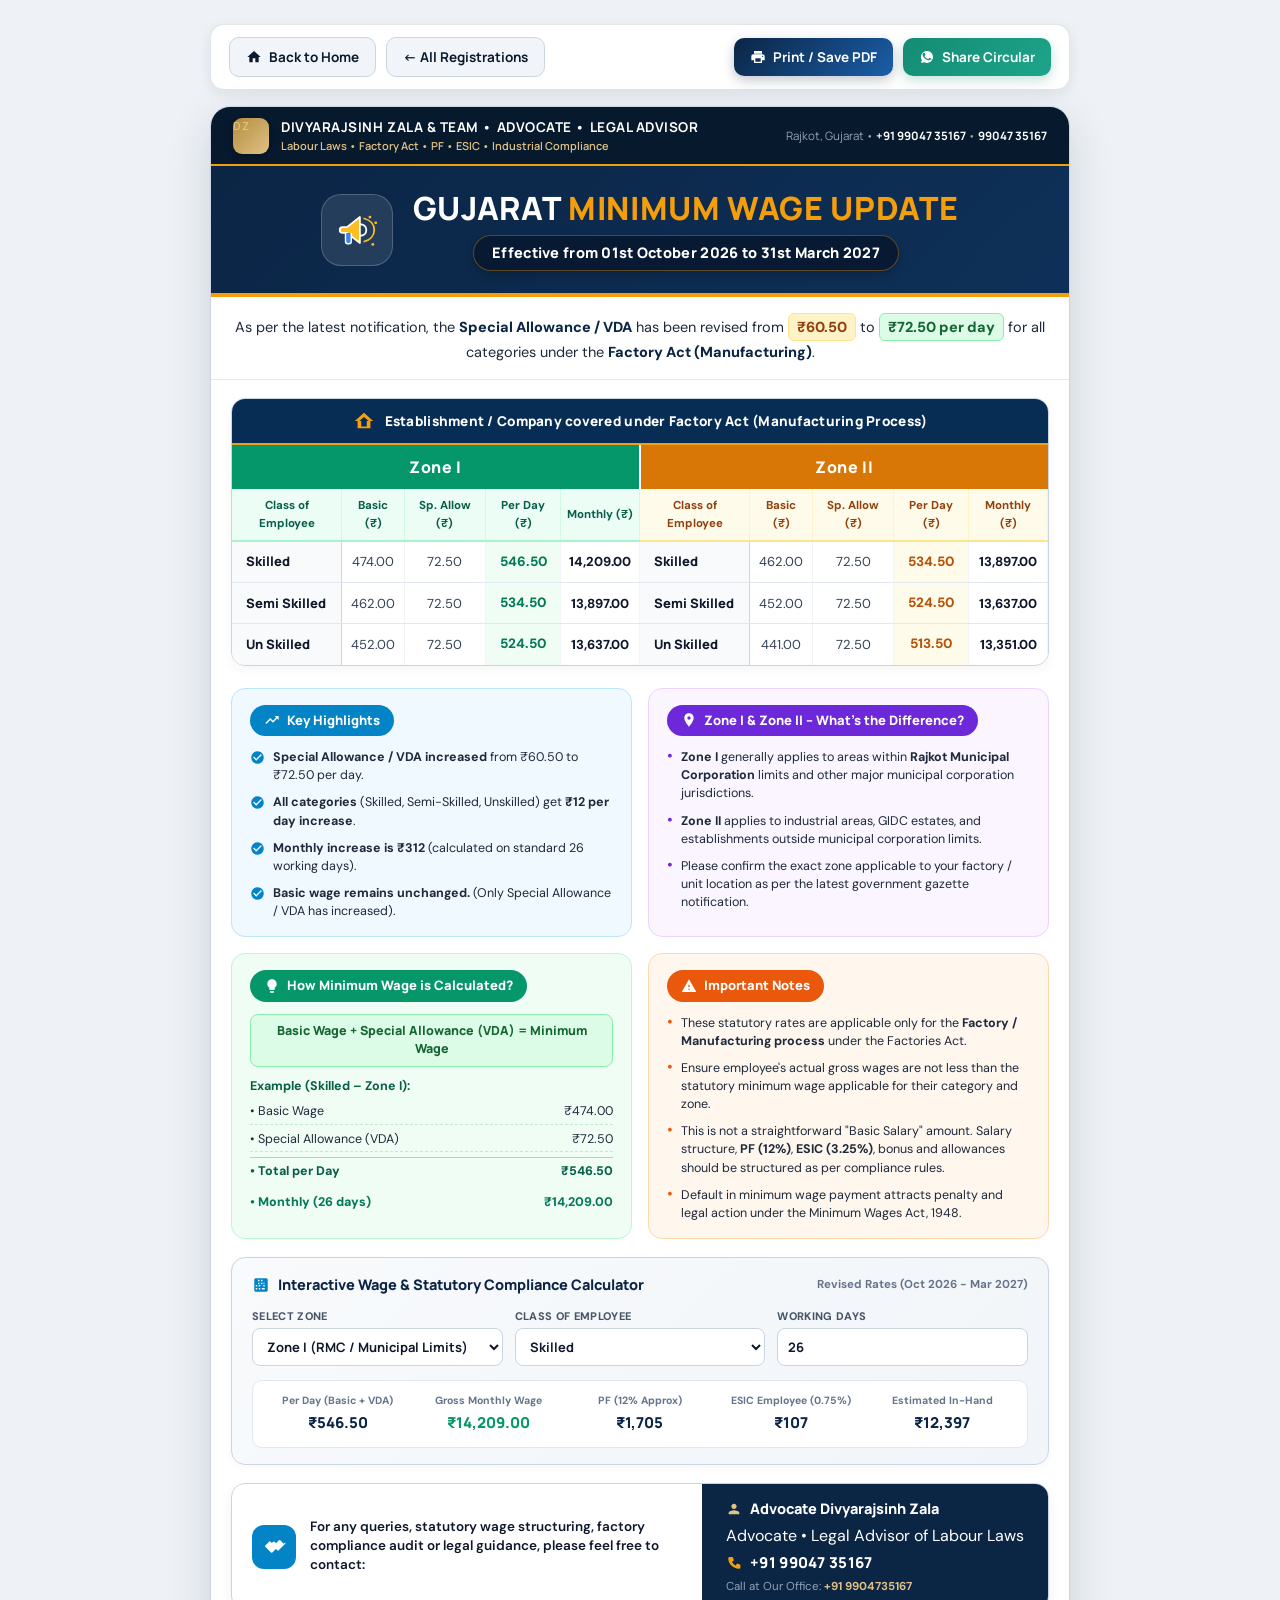
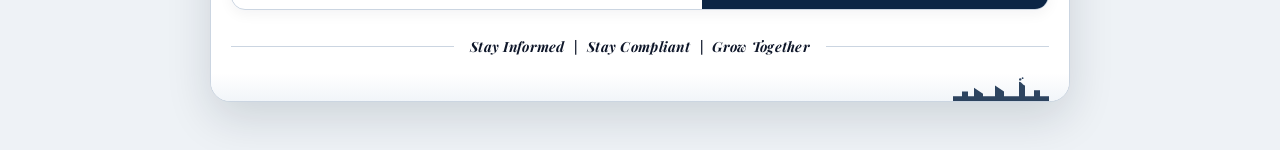
<file: minimum-wage-gujarat.html>
<!DOCTYPE html>
<html lang="en">
<head>
  <meta charset="UTF-8">
  <meta name="viewport" content="width=device-width, initial-scale=1.0">
  <meta name="description" content="Gujarat Minimum Wage Update circular under Factory Act (Manufacturing). Advocate Divyarajsinh Zala, Rajkot.">
  <meta name="theme-color" content="#0b2545">
  <title>Gujarat Minimum Wage Update | Advocate DIVYARAJSINH ZALA & TEAM</title>

  <link rel="icon" href="assets/favicon.svg" type="image/svg+xml">
  <link rel="preconnect" href="https://fonts.googleapis.com">
  <link rel="preconnect" href="https://fonts.gstatic.com" crossorigin>
  <link href="https://fonts.googleapis.com/css2?family=DM+Sans:wght@400;500;600;700&family=Manrope:wght@600;700;800;900&family=Playfair+Display:wght@700&display=swap" rel="stylesheet">

  <style>
    /* =========================================================
       GUJARAT MINIMUM WAGE STATUTORY CIRCULAR FLYER TEMPLATE
       Branded for: ADVOCATE DIVYARAJSINH ZALA & TEAM
       Exact match to the visual hierarchy, cards & typography
       ========================================================= */

    :root {
      --navy-dark: #0a1b2d;
      --navy-banner: #0b2545;
      --navy-subtle: #0f3460;
      --gold-accent: #f59e0b;
      --gold-deep: #b58d3d;
      --zone1-green: #059669;
      --zone1-light: #ecfdf5;
      --zone2-amber: #d97706;
      --zone2-light: #fffbeb;
      --highlight-blue: #0284c7;
      --purple-zone: #6d28d9;
      --alert-orange: #ea580c;
      --text-dark: #1e293b;
      --text-muted: #475569;
      --border-color: #cbd5e1;
      --bg-page: #eef2f6;
    }

    * {
      box-sizing: border-box;
      margin: 0;
      padding: 0;
    }

    body {
      font-family: 'DM Sans', -apple-system, BlinkMacSystemFont, 'Segoe UI', Roboto, sans-serif;
      background-color: var(--bg-page);
      color: var(--text-dark);
      line-height: 1.5;
      padding: 24px 12px 48px;
      -webkit-font-smoothing: antialiased;
    }

    /* Top Floating Toolbar (Hidden on Print) */
    .flyer-toolbar {
      max-width: 860px;
      margin: 0 auto 16px;
      display: flex;
      align-items: center;
      justify-content: space-between;
      gap: 12px;
      flex-wrap: wrap;
      background: #ffffff;
      padding: 12px 18px;
      border-radius: 14px;
      box-shadow: 0 4px 14px rgba(10, 27, 45, 0.08);
      border: 1px solid rgba(15, 52, 96, 0.12);
    }

    .toolbar-left {
      display: flex;
      align-items: center;
      gap: 10px;
    }

    .btn-toolbar {
      display: inline-flex;
      align-items: center;
      gap: 7px;
      padding: 9px 16px;
      border-radius: 10px;
      font-family: 'Manrope', sans-serif;
      font-size: 13.5px;
      font-weight: 700;
      text-decoration: none;
      cursor: pointer;
      border: none;
      transition: all 0.2s ease;
    }

    .btn-print {
      background: linear-gradient(135deg, #0b2545, #1a5ea8);
      color: #ffffff;
      box-shadow: 0 4px 12px rgba(11, 37, 69, 0.25);
    }

    .btn-print:hover {
      background: linear-gradient(135deg, #081a33, #154c87);
      transform: translateY(-1px);
    }

    .btn-wa-share {
      background: linear-gradient(135deg, #158b74, #1ca58a);
      color: #ffffff;
      box-shadow: 0 4px 12px rgba(21, 139, 116, 0.25);
    }

    .btn-wa-share:hover {
      background: linear-gradient(135deg, #106e5c, #168a73);
      transform: translateY(-1px);
    }

    .btn-home {
      background: #f1f5f9;
      color: var(--navy-dark);
      border: 1px solid #cbd5e1;
    }

    .btn-home:hover {
      background: #e2e8f0;
    }

    /* =========================================================
       MAIN FLYER CONTAINER (Poster / A4 Ratio)
       ========================================================= */
    .flyer-container {
      max-width: 860px;
      margin: 0 auto;
      background: #ffffff;
      border-radius: 20px;
      box-shadow: 0 16px 45px rgba(10, 27, 45, 0.14);
      border: 1px solid #cbd5e1;
      overflow: hidden;
      position: relative;
    }

    /* Official Advocate Header Strip */
    .advocate-brand-bar {
      background: #07192d;
      padding: 10px 22px;
      display: flex;
      align-items: center;
      justify-content: space-between;
      border-bottom: 2px solid var(--gold-accent);
      color: #ffffff;
      font-family: 'Manrope', sans-serif;
    }

    .brand-bar-identity {
      display: flex;
      align-items: center;
      gap: 12px;
    }

    .brand-seal-icon {
      width: 36px;
      height: 36px;
      border-radius: 9px;
      background: linear-gradient(135deg, #b58d3d, #dfc185);
      color: #07192d;
      display: grid;
      place-items: center;
      font-weight: 900;
      font-size: 15px;
      letter-spacing: .05em;
      box-shadow: 0 2px 6px rgba(0, 0, 0, 0.3);
    }

    .brand-bar-identity strong {
      display: block;
      font-size: 13.5px;
      letter-spacing: .04em;
      color: #ffffff;
    }

    .brand-bar-identity span {
      display: block;
      font-size: 11px;
      color: #dfc185;
      font-weight: 600;
    }

    .brand-bar-contacts {
      font-size: 11.5px;
      text-align: right;
      color: #94a3b8;
    }

    .brand-bar-contacts a {
      color: #ffffff;
      text-decoration: none;
      font-weight: 700;
    }

    /* 1. Mega Headline Banner */
    .flyer-header-banner {
      background: linear-gradient(135deg, #0b2545 0%, #0e3058 100%);
      color: #ffffff;
      padding: 24px 28px 22px;
      text-align: center;
      position: relative;
      border-bottom: 4px solid var(--gold-accent);
    }

    .header-content-wrap {
      display: flex;
      align-items: center;
      justify-content: center;
      gap: 20px;
    }

    .megaphone-icon-wrap {
      width: 72px;
      height: 72px;
      flex-shrink: 0;
      background: rgba(255, 255, 255, 0.1);
      border-radius: 20px;
      display: grid;
      place-items: center;
      border: 1px solid rgba(255, 255, 255, 0.2);
    }

    .header-text-wrap h1 {
      font-family: 'Manrope', sans-serif;
      font-size: 32px;
      font-weight: 900;
      letter-spacing: 0.02em;
      text-transform: uppercase;
      line-height: 1.15;
      margin-bottom: 8px;
    }

    .header-text-wrap h1 span.highlight-gold {
      color: var(--gold-accent);
    }

    .effective-date-badge {
      display: inline-block;
      background: #081a33;
      color: #ffffff;
      padding: 6px 18px;
      border-radius: 999px;
      font-family: 'Manrope', sans-serif;
      font-size: 14.5px;
      font-weight: 800;
      letter-spacing: .02em;
      border: 1px solid rgba(245, 158, 11, 0.35);
      box-shadow: 0 4px 10px rgba(0, 0, 0, 0.2);
    }

    /* Notification Subtitle Banner */
    .notification-alert-box {
      background: #ffffff;
      padding: 16px 24px;
      text-align: center;
      font-size: 14.5px;
      color: #1e293b;
      line-height: 1.55;
      border-bottom: 1px solid #e2e8f0;
    }

    .notification-alert-box strong {
      color: #0b2545;
      font-weight: 800;
    }

    .notification-alert-box .price-pill {
      display: inline-block;
      background: #fef3c7;
      color: #92400e;
      font-weight: 800;
      padding: 2px 8px;
      border-radius: 6px;
      border: 1px solid #fde68a;
    }

    /* =========================================================
       2. STATUTORY WAGE REVISION TABLE
       ========================================================= */
    .table-section {
      padding: 18px 20px 14px;
    }

    .wage-table-wrap {
      overflow-x: auto;
      border: 1px solid var(--border-color);
      border-radius: 14px;
      box-shadow: 0 4px 12px rgba(15, 23, 42, 0.04);
    }

    .wage-table {
      width: 100%;
      border-collapse: collapse;
      text-align: center;
      font-size: 13px;
    }

    /* Top Table Category Headers */
    .table-establishment-strip {
      background: #072d54;
      color: #ffffff;
      padding: 11px 16px;
      display: flex;
      align-items: center;
      justify-content: center;
      gap: 10px;
      font-family: 'Manrope', sans-serif;
      font-size: 13.5px;
      font-weight: 800;
      letter-spacing: .02em;
      border-bottom: 2px solid var(--gold-accent);
      text-align: center;
    }

    .table-establishment-strip svg {
      color: var(--gold-accent);
      flex-shrink: 0;
    }

    .wage-table th.th-zone1-main {
      background: var(--zone1-green);
      color: #ffffff;
      font-family: 'Manrope', sans-serif;
      font-size: 16px;
      font-weight: 800;
      letter-spacing: .04em;
      padding: 10px;
      border-right: 2px solid #ffffff;
    }

    .wage-table th.th-zone2-main {
      background: var(--zone2-amber);
      color: #ffffff;
      font-family: 'Manrope', sans-serif;
      font-size: 16px;
      font-weight: 800;
      letter-spacing: .04em;
      padding: 10px;
    }

    /* Sub-Headers */
    .wage-table th.th-sub-zone1 {
      background: var(--zone1-light);
      color: #065f46;
      font-weight: 700;
      padding: 8px 6px;
      font-size: 11.5px;
      border-bottom: 2px solid #a7f3d0;
      border-right: 1px solid #d1fae5;
    }

    .wage-table th.th-sub-zone2 {
      background: var(--zone2-light);
      color: #92400e;
      font-weight: 700;
      padding: 8px 6px;
      font-size: 11.5px;
      border-bottom: 2px solid #fde68a;
      border-right: 1px solid #fef3c7;
    }

    /* Table Rows */
    .wage-table td {
      padding: 10px 8px;
      border-bottom: 1px solid #e2e8f0;
      border-right: 1px solid #f1f5f9;
      color: #334155;
      font-size: 13px;
    }

    .wage-table tr:last-child td {
      border-bottom: none;
    }

    .wage-table td.td-class-title {
      background: #f8fafc;
      font-family: 'Manrope', sans-serif;
      font-weight: 800;
      color: #0f172a;
      text-align: left;
      padding-left: 14px;
      border-right: 1px solid var(--border-color);
    }

    .wage-table td.td-highlight-day {
      background: #f0fdf4;
      font-weight: 800;
      color: #047857;
      font-size: 13.5px;
    }

    .wage-table td.td-highlight-day-z2 {
      background: #fffbeb;
      font-weight: 800;
      color: #b45309;
      font-size: 13.5px;
    }

    .wage-table td.td-highlight-month {
      font-weight: 800;
      color: #0f172a;
    }

    /* =========================================================
       3. FOUR INFORMATIONAL CARDS (2x2 Grid)
       ========================================================= */
    .cards-grid-section {
      padding: 8px 20px 18px;
      display: grid;
      grid-template-columns: 1fr 1fr;
      gap: 16px;
    }

    .info-card {
      border-radius: 14px;
      padding: 16px 18px;
      border: 1px solid var(--border-color);
      display: flex;
      flex-direction: column;
    }

    .card-header-badge {
      display: inline-flex;
      align-items: center;
      gap: 7px;
      padding: 6px 14px;
      border-radius: 999px;
      color: #ffffff;
      font-family: 'Manrope', sans-serif;
      font-size: 13px;
      font-weight: 800;
      margin-bottom: 12px;
      width: fit-content;
    }

    .badge-highlights {
      background: var(--highlight-blue);
    }

    .badge-zones {
      background: var(--purple-zone);
    }

    .badge-calc {
      background: var(--zone1-green);
    }

    .badge-notes {
      background: var(--alert-orange);
    }

    /* Card 1: Key Highlights */
    .card-highlights {
      background: #f0f9ff;
      border-color: #bae6fd;
    }

    .bullet-list-check {
      list-style: none;
      display: flex;
      flex-direction: column;
      gap: 9px;
      font-size: 12.5px;
      color: #1e293b;
    }

    .bullet-list-check li {
      display: flex;
      align-items: flex-start;
      gap: 8px;
      line-height: 1.45;
    }

    .bullet-list-check li svg {
      flex-shrink: 0;
      margin-top: 2px;
      color: #0284c7;
    }

    /* Card 2: Zones */
    .card-zones {
      background: #faf5ff;
      border-color: #e9d5ff;
    }

    .bullet-list-dot {
      list-style: none;
      display: flex;
      flex-direction: column;
      gap: 9px;
      font-size: 12.5px;
      color: #1e293b;
    }

    .bullet-list-dot li {
      position: relative;
      padding-left: 14px;
      line-height: 1.45;
    }

    .bullet-list-dot li::before {
      content: "•";
      position: absolute;
      left: 0;
      color: var(--purple-zone);
      font-size: 16px;
      line-height: 1;
    }

    /* Card 3: Calculation */
    .card-calc {
      background: #f0fdf4;
      border-color: #bbf7d0;
    }

    .calc-formula-banner {
      background: #dcfce7;
      border: 1px solid #86efac;
      border-radius: 8px;
      padding: 7px 10px;
      text-align: center;
      font-family: 'Manrope', sans-serif;
      font-weight: 800;
      font-size: 12.5px;
      color: #166534;
      margin-bottom: 10px;
    }

    .calc-example-box {
      font-size: 12.5px;
      color: #1e293b;
    }

    .calc-example-box strong {
      display: block;
      margin-bottom: 6px;
      color: #065f46;
      font-weight: 700;
    }

    .calc-rows {
      display: flex;
      flex-direction: column;
      gap: 5px;
    }

    .calc-row-item {
      display: flex;
      justify-content: space-between;
      border-bottom: 1px dashed rgba(5, 150, 105, 0.2);
      padding-bottom: 3px;
    }

    .calc-row-item.total-bold {
      border-bottom: none;
      font-weight: 800;
      color: #065f46;
      padding-top: 4px;
      border-top: 1px solid #86efac;
    }

    /* Card 4: Notes */
    .card-notes {
      background: #fff7ed;
      border-color: #fed7aa;
    }

    .bullet-list-notes {
      list-style: none;
      display: flex;
      flex-direction: column;
      gap: 9px;
      font-size: 12.5px;
      color: #1e293b;
    }

    .bullet-list-notes li {
      position: relative;
      padding-left: 14px;
      line-height: 1.45;
    }

    .bullet-list-notes li::before {
      content: "•";
      position: absolute;
      left: 0;
      color: var(--alert-orange);
      font-size: 16px;
      line-height: 1;
    }

    /* Interactive Wage Calculator */
    .calc-tool-section {
      padding: 0 20px 18px;
    }

    .calc-tool-box {
      background: linear-gradient(135deg, #f8fafc 0%, #f1f5f9 100%);
      border: 1px solid #cbd5e1;
      border-radius: 14px;
      padding: 16px 20px;
      box-shadow: 0 2px 8px rgba(0, 0, 0, 0.04);
    }

    .calc-tool-header {
      display: flex;
      align-items: center;
      justify-content: space-between;
      margin-bottom: 12px;
      flex-wrap: wrap;
      gap: 8px;
    }

    .calc-tool-title {
      font-family: 'Manrope', sans-serif;
      font-size: 14.5px;
      font-weight: 800;
      color: #0b2545;
      display: flex;
      align-items: center;
      gap: 8px;
    }

    .calc-inputs-grid {
      display: grid;
      grid-template-columns: repeat(auto-fit, minmax(180px, 1fr));
      gap: 12px;
      margin-bottom: 14px;
    }

    .calc-field label {
      display: block;
      font-size: 11px;
      font-weight: 800;
      color: #475569;
      margin-bottom: 4px;
      text-transform: uppercase;
      letter-spacing: .03em;
    }

    .calc-field select, .calc-field input {
      width: 100%;
      height: 38px;
      border-radius: 8px;
      border: 1px solid #cbd5e1;
      padding: 0 10px;
      font-family: 'Manrope', sans-serif;
      font-size: 13px;
      font-weight: 700;
      color: #0f172a;
      background: #ffffff;
      outline: none;
    }

    .calc-field select:focus, .calc-field input:focus {
      border-color: #0284c7;
      box-shadow: 0 0 0 3px rgba(2, 132, 199, 0.15);
    }

    .calc-results-strip {
      background: #ffffff;
      border: 1px solid #e2e8f0;
      border-radius: 10px;
      padding: 12px 14px;
      display: grid;
      grid-template-columns: repeat(auto-fit, minmax(130px, 1fr));
      gap: 10px;
      text-align: center;
    }

    .result-item small {
      display: block;
      font-size: 10.5px;
      color: #64748b;
      font-weight: 700;
      margin-bottom: 2px;
    }

    .result-item strong {
      font-family: 'Manrope', sans-serif;
      font-size: 15px;
      color: #0b2545;
      font-weight: 800;
    }

    .result-item strong.highlight-green {
      color: #059669;
    }

    @media print {
      .calc-tool-section {
        display: none !important;
      }
    }

    /* =========================================================
       4. CONTACT FOOTER STRIP
       ========================================================= */
    .contact-strip-section {
      padding: 0 20px 16px;
    }

    .contact-strip-box {
      background: #ffffff;
      border: 1px solid var(--border-color);
      border-radius: 14px;
      display: flex;
      align-items: center;
      justify-content: space-between;
      overflow: hidden;
      box-shadow: 0 4px 14px rgba(10, 27, 45, 0.05);
    }

    .contact-strip-left {
      padding: 14px 20px;
      display: flex;
      align-items: center;
      gap: 14px;
      flex: 1;
    }

    .handshake-icon-box {
      width: 44px;
      height: 44px;
      border-radius: 12px;
      background: #0284c7;
      color: #ffffff;
      display: grid;
      place-items: center;
      flex-shrink: 0;
    }

    .contact-strip-left p {
      font-size: 13.5px;
      font-weight: 600;
      color: #0f172a;
      line-height: 1.4;
      margin: 0;
    }

    .contact-strip-right {
      background: #0b2545;
      color: #ffffff;
      padding: 14px 24px;
      min-width: 310px;
      display: flex;
      flex-direction: column;
      justify-content: center;
      gap: 4px;
    }

    .advocate-name-row {
      display: flex;
      align-items: center;
      gap: 8px;
    }

    .advocate-name-row strong {
      font-family: 'Manrope', sans-serif;
      font-size: 14.5px;
      color: #ffffff;
      font-weight: 800;
    }

    .advocate-name-row span.role-title {
      font-size: 11px;
      color: #dfc185;
      font-weight: 600;
    }

    .phone-row-link {
      display: inline-flex;
      align-items: center;
      gap: 8px;
      color: #ffffff;
      text-decoration: none;
      font-family: 'Manrope', sans-serif;
      font-size: 15px;
      font-weight: 800;
      letter-spacing: .02em;
    }

    .phone-row-link svg {
      color: var(--gold-accent);
    }

    .office-phone-line {
      font-size: 11.5px;
      color: #94a3b8;
    }

    .office-phone-line a {
      color: #dfc185;
      text-decoration: none;
      font-weight: 700;
    }

    /* =========================================================
       5. BOTTOM SKYLINE & TAGLINE
       ========================================================= */
    .flyer-bottom-tagline {
      padding: 10px 20px 16px;
      text-align: center;
      position: relative;
      display: flex;
      align-items: center;
      justify-content: center;
      gap: 16px;
    }

    .tagline-line {
      flex: 1;
      height: 1px;
      background: #cbd5e1;
    }

    .tagline-text {
      font-family: 'Playfair Display', Georgia, serif;
      font-style: italic;
      font-size: 14px;
      font-weight: 700;
      color: #0f172a;
      letter-spacing: .02em;
    }

    .skyline-footer-decor {
      background: linear-gradient(180deg, #ffffff 0%, #f1f5f9 100%);
      padding: 0 20px;
      height: 28px;
      display: flex;
      align-items: flex-end;
      justify-content: flex-end;
      overflow: hidden;
    }

    .skyline-svg {
      height: 24px;
      opacity: 0.85;
      fill: #0b2545;
    }

    /* =========================================================
       PRINT OPTIMIZATIONS (Save as PDF / Exact A4 single page)
       ========================================================= */
    @media print {
      body {
        background: #ffffff !important;
        padding: 0 !important;
      }

      .flyer-toolbar {
        display: none !important;
      }

      .flyer-container {
        border: none !important;
        box-shadow: none !important;
        border-radius: 0 !important;
        max-width: 100% !important;
        width: 100% !important;
      }

      @page {
        size: A4 portrait;
        margin: 6mm;
      }

      * {
        -webkit-print-color-adjust: exact !important;
        print-color-adjust: exact !important;
      }
    }

    /* Responsive Mobile */
    @media (max-width: 680px) {
      .header-content-wrap {
        flex-direction: column;
        gap: 12px;
      }
      .header-text-wrap h1 {
        font-size: 24px;
      }
      .cards-grid-section {
        grid-template-columns: 1fr;
      }
      .contact-strip-box {
        flex-direction: column;
      }
      .contact-strip-right {
        width: 100%;
        padding: 14px 20px;
      }
    }
  </style>
</head>

<body>

  <!-- Top Action Toolbar (Hidden during Print/Save as PDF) -->
  <div class="flyer-toolbar" aria-label="Flyer tools">
    <div class="toolbar-left">
      <a href="index.html" class="btn-toolbar btn-home">
        <svg viewBox="0 0 24 24" width="16" height="16" fill="currentColor"><path d="M10 20v-6h4v6h5v-8h3L12 3 2 12h3v8z"/></svg>
        <span>Back to Home</span>
      </a>
      <a href="registration-process.html" class="btn-toolbar btn-home">
        <span>← All Registrations</span>
      </a>
    </div>

    <div style="display: flex; gap: 10px;">
      <button type="button" class="btn-toolbar btn-print" onclick="window.print();" title="Print this circular or save as PDF">
        <svg viewBox="0 0 24 24" width="16" height="16" fill="currentColor"><path d="M19 8H5c-1.66 0-3 1.34-3 3v6h4v4h12v-4h4v-6c0-1.66-1.34-3-3-3zm-3 11H8v-5h8v5zm3-7c-.55 0-1-.45-1-1s.45-1 1-1 1 .45 1 1-.45 1-1 1zm-1-9H6v4h12V3z"/></svg>
        <span>Print / Save PDF</span>
      </button>

      <a class="btn-toolbar btn-wa-share" href="https://wa.me/?text=Gujarat%20Minimum%20Wage%20Update%20(Revised%20VDA%20effective%20Oct%202026%20to%20Mar%202027)%20issued%20by%20Advocate%20Divyarajsinh%20Zala%20%26%20Team.%20View%20Complete%20Rate%20Table%20here:%20https://advocatedizala.in/minimum-wage-gujarat.html" target="_blank" rel="noopener">
        <svg viewBox="0 0 24 24" width="16" height="16" fill="currentColor"><path d="M12 3a9 9 0 0 0-7.7 13.7L3 21l4.5-1.2A9 9 0 1 0 12 3Zm4.8 12.6c-.2.6-1.2 1.1-1.7 1.2-.5.1-1.1.2-3.5-.8-2.9-1.2-4.8-4.2-5-4.5-.1-.2-1.2-1.6-1.2-3 0-1.5.8-2.2 1.1-2.5.3-.3.6-.4.9-.4h.6c.2 0 .5 0 .7.5.2.6.8 2 .9 2.1.1.2.1.4 0 .6-.1.2-.2.4-.4.6l-.6.7c-.2.2-.4.4-.2.8.2.4.9 1.5 2 2.4 1.4 1.2 2.5 1.6 2.9 1.8.4.2.6.2.8-.1.2-.3.9-1.1 1.1-1.5.2-.4.5-.3.8-.2l2 .9c.4.2.7.3.8.5.1.2.1.6 0 .9Z"/></svg>
        <span>Share Circular</span>
      </a>
    </div>
  </div>

  <!-- MAIN FLYER CONTAINER -->
  <main class="flyer-container" id="printableFlyer">

    <!-- Official Top Seal & Firm Identity -->
    <header class="advocate-brand-bar">
      <div class="brand-bar-identity">
        <span class="brand-seal-icon" aria-hidden="true">DZ</span>
        <div>
          <strong>DIVYARAJSINH ZALA &amp; TEAM &bull; ADVOCATE &bull; LEGAL ADVISOR</strong>
          <span>Labour Laws &bull; Factory Act &bull; PF &bull; ESIC &bull; Industrial Compliance</span>
        </div>
      </div>
      <div class="brand-bar-contacts">
        <span>Rajkot, Gujarat &bull; </span>
        <a href="tel:+919904735167">+91 99047 35167</a> &bull;
        <a href="tel:+919904735167">99047 35167</a>
      </div>
    </header>

    <!-- 1. Mega Headline Banner -->
    <div class="flyer-header-banner">
      <div class="header-content-wrap">
        <div class="megaphone-icon-wrap" aria-hidden="true">
          <!-- Megaphone SVG Illustration matching the flyer -->
          <svg viewBox="0 0 64 64" width="46" height="46" fill="none" xmlns="http://www.w3.org/2000/svg">
            <path d="M12 28H18L36 14V50L18 36H12C9.79 36 8 34.21 8 32V32C8 29.79 9.79 28 12 28Z" fill="#FBBF24" stroke="#FFFFFF" stroke-width="2.5" stroke-linejoin="round"/>
            <path d="M36 24C41 24 45 27 45 32C45 37 41 40 36 40" stroke="#FFFFFF" stroke-width="2.5" stroke-linecap="round"/>
            <path d="M42 16C50 18 56 24 56 32C56 40 50 46 42 48" stroke="#FBBF24" stroke-width="2.5" stroke-linecap="round"/>
            <path d="M16 36V48C16 49.65 17.34 51 19 51H21C22.65 51 24 49.65 24 48V36" fill="#3B82F6" stroke="#FFFFFF" stroke-width="2"/>
            <circle cx="50" cy="14" r="2" fill="#FBBF24"/>
            <circle cx="58" cy="22" r="2" fill="#FBBF24"/>
            <circle cx="54" cy="52" r="2" fill="#FBBF24"/>
          </svg>
        </div>

        <div class="header-text-wrap">
          <h1>GUJARAT <span class="highlight-gold">MINIMUM WAGE UPDATE</span></h1>
          <div class="effective-date-badge">
            Effective from 01st October 2026 to 31st March 2027
          </div>
        </div>
      </div>
    </div>

    <!-- Latest Notification Subtitle -->
    <div class="notification-alert-box">
      As per the latest notification, the <strong>Special Allowance / VDA</strong> has been revised from 
      <span class="price-pill">₹60.50</span> to <span class="price-pill" style="background: #dcfce7; color: #166534; border-color: #86efac;">₹72.50 per day</span> 
      for all categories under the <strong>Factory Act (Manufacturing)</strong>.
    </div>

    <!-- 2. Statutory Wage Revision Table -->
    <section class="table-section" aria-label="Minimum Wage Rates Table">
      <div class="wage-table-wrap">
        <div class="table-establishment-strip">
          <svg viewBox="0 0 24 24" width="22" height="22" fill="currentColor" aria-hidden="true"><path d="M12 3 2 12h3v8h14v-8h3L12 3zm0 4.5 5 4.5h-2v6h-6v-6H7l5-4.5z"/></svg>
          <span>Establishment / Company covered under Factory Act (Manufacturing Process)</span>
        </div>
        <table class="wage-table">
          <thead>
            <!-- Top Category Split -->
            <tr>
              <th colspan="5" class="th-zone1-main">Zone I</th>
              <th colspan="5" class="th-zone2-main">Zone II</th>
            </tr>
            <!-- Sub Column Headers -->
            <tr>
              <!-- Zone I Columns -->
              <th class="th-sub-zone1">Class of Employee</th>
              <th class="th-sub-zone1">Basic (₹)</th>
              <th class="th-sub-zone1">Sp. Allow (₹)</th>
              <th class="th-sub-zone1">Per Day (₹)</th>
              <th class="th-sub-zone1">Monthly (₹)</th>
              <!-- Zone II Columns -->
              <th class="th-sub-zone2">Class of Employee</th>
              <th class="th-sub-zone2">Basic (₹)</th>
              <th class="th-sub-zone2">Sp. Allow (₹)</th>
              <th class="th-sub-zone2">Per Day (₹)</th>
              <th class="th-sub-zone2">Monthly (₹)</th>
            </tr>
          </thead>
          <tbody>
            <!-- Row 1: Skilled -->
            <tr>
              <td class="td-class-title">Skilled</td>
              <td>474.00</td>
              <td>72.50</td>
              <td class="td-highlight-day">546.50</td>
              <td class="td-highlight-month">14,209.00</td>

              <td class="td-class-title">Skilled</td>
              <td>462.00</td>
              <td>72.50</td>
              <td class="td-highlight-day-z2">534.50</td>
              <td class="td-highlight-month">13,897.00</td>
            </tr>

            <!-- Row 2: Semi Skilled -->
            <tr>
              <td class="td-class-title">Semi Skilled</td>
              <td>462.00</td>
              <td>72.50</td>
              <td class="td-highlight-day">534.50</td>
              <td class="td-highlight-month">13,897.00</td>

              <td class="td-class-title">Semi Skilled</td>
              <td>452.00</td>
              <td>72.50</td>
              <td class="td-highlight-day-z2">524.50</td>
              <td class="td-highlight-month">13,637.00</td>
            </tr>

            <!-- Row 3: Un Skilled -->
            <tr>
              <td class="td-class-title">Un Skilled</td>
              <td>452.00</td>
              <td>72.50</td>
              <td class="td-highlight-day">524.50</td>
              <td class="td-highlight-month">13,637.00</td>

              <td class="td-class-title">Un Skilled</td>
              <td>441.00</td>
              <td>72.50</td>
              <td class="td-highlight-day-z2">513.50</td>
              <td class="td-highlight-month">13,351.00</td>
            </tr>
          </tbody>
        </table>
      </div>
    </section>

    <!-- 3. Four Key Informational Cards (2x2 Grid) -->
    <section class="cards-grid-section">

      <!-- Card 1: Key Highlights -->
      <article class="info-card card-highlights">
        <div class="card-header-badge badge-highlights">
          <svg viewBox="0 0 24 24" width="16" height="16" fill="currentColor"><path d="M16 6l2.29 2.29-4.88 4.88-4-4L2 16.59 3.41 18l6-6 4 4 6.3-6.29L22 12V6z"/></svg>
          <span>Key Highlights</span>
        </div>
        <ul class="bullet-list-check">
          <li>
            <svg viewBox="0 0 24 24" width="15" height="15" fill="currentColor"><path d="M12 2C6.48 2 2 6.48 2 12s4.48 10 10 10 10-4.48 10-10S17.52 2 12 2zm-2 15l-5-5 1.41-1.41L10 14.17l7.59-7.59L19 8l-9 9z"/></svg>
            <span><strong>Special Allowance / VDA increased</strong> from ₹60.50 to ₹72.50 per day.</span>
          </li>
          <li>
            <svg viewBox="0 0 24 24" width="15" height="15" fill="currentColor"><path d="M12 2C6.48 2 2 6.48 2 12s4.48 10 10 10 10-4.48 10-10S17.52 2 12 2zm-2 15l-5-5 1.41-1.41L10 14.17l7.59-7.59L19 8l-9 9z"/></svg>
            <span><strong>All categories</strong> (Skilled, Semi-Skilled, Unskilled) get <strong>₹12 per day increase</strong>.</span>
          </li>
          <li>
            <svg viewBox="0 0 24 24" width="15" height="15" fill="currentColor"><path d="M12 2C6.48 2 2 6.48 2 12s4.48 10 10 10 10-4.48 10-10S17.52 2 12 2zm-2 15l-5-5 1.41-1.41L10 14.17l7.59-7.59L19 8l-9 9z"/></svg>
            <span><strong>Monthly increase is ₹312</strong> (calculated on standard 26 working days).</span>
          </li>
          <li>
            <svg viewBox="0 0 24 24" width="15" height="15" fill="currentColor"><path d="M12 2C6.48 2 2 6.48 2 12s4.48 10 10 10 10-4.48 10-10S17.52 2 12 2zm-2 15l-5-5 1.41-1.41L10 14.17l7.59-7.59L19 8l-9 9z"/></svg>
            <span><strong>Basic wage remains unchanged.</strong> (Only Special Allowance / VDA has increased).</span>
          </li>
        </ul>
      </article>

      <!-- Card 2: Zone I & Zone II Differences -->
      <article class="info-card card-zones">
        <div class="card-header-badge badge-zones">
          <svg viewBox="0 0 24 24" width="16" height="16" fill="currentColor"><path d="M12 2C8.13 2 5 5.13 5 9c0 5.25 7 13 7 13s7-7.75 7-13c0-3.87-3.13-7-7-7zm0 9.5a2.5 2.5 0 0 1 0-5 2.5 2.5 0 0 1 0 5z"/></svg>
          <span>Zone I &amp; Zone II &ndash; What's the Difference?</span>
        </div>
        <ul class="bullet-list-dot">
          <li><strong>Zone I</strong> generally applies to areas within <strong>Rajkot Municipal Corporation</strong> limits and other major municipal corporation jurisdictions.</li>
          <li><strong>Zone II</strong> applies to industrial areas, GIDC estates, and establishments outside municipal corporation limits.</li>
          <li>Please confirm the exact zone applicable to your factory / unit location as per the latest government gazette notification.</li>
        </ul>
      </article>

      <!-- Card 3: How Minimum Wage is Calculated -->
      <article class="info-card card-calc">
        <div class="card-header-badge badge-calc">
          <svg viewBox="0 0 24 24" width="16" height="16" fill="currentColor"><path d="M9 21c0 .55.45 1 1 1h4c.55 0 1-.45 1-1v-1H9v1zm3-19C8.14 2 5 5.14 5 9c0 2.38 1.19 4.47 3 5.74V17c0 .55.45 1 1 1h6c.55 0 1-.45 1-1v-2.26c1.81-1.27 3-3.36 3-5.74 0-3.86-3.14-7-7-7z"/></svg>
          <span>How Minimum Wage is Calculated?</span>
        </div>
        <div class="calc-formula-banner">
          Basic Wage + Special Allowance (VDA) = Minimum Wage
        </div>
        <div class="calc-example-box">
          <strong>Example (Skilled &ndash; Zone I):</strong>
          <div class="calc-rows">
            <div class="calc-row-item">
              <span>• Basic Wage</span>
              <span>₹474.00</span>
            </div>
            <div class="calc-row-item">
              <span>• Special Allowance (VDA)</span>
              <span>₹72.50</span>
            </div>
            <div class="calc-row-item total-bold">
              <span>• Total per Day</span>
              <span>₹546.50</span>
            </div>
            <div class="calc-row-item total-bold" style="border-top: none; color: #047857;">
              <span>• Monthly (26 days)</span>
              <span>₹14,209.00</span>
            </div>
          </div>
        </div>
      </article>

      <!-- Card 4: Important Notes & Legal Guidance -->
      <article class="info-card card-notes">
        <div class="card-header-badge badge-notes">
          <svg viewBox="0 0 24 24" width="16" height="16" fill="currentColor"><path d="M1 21h22L12 2 1 21zm12-3h-2v-2h2v2zm0-4h-2v-4h2v4z"/></svg>
          <span>Important Notes</span>
        </div>
        <ul class="bullet-list-notes">
          <li>These statutory rates are applicable only for the <strong>Factory / Manufacturing process</strong> under the Factories Act.</li>
          <li>Ensure employee's actual gross wages are not less than the statutory minimum wage applicable for their category and zone.</li>
          <li>This is not a straightforward "Basic Salary" amount. Salary structure, <strong>PF (12%)</strong>, <strong>ESIC (3.25%)</strong>, bonus and allowances should be structured as per compliance rules.</li>
          <li>Default in minimum wage payment attracts penalty and legal action under the Minimum Wages Act, 1948.</li>
        </ul>
      </article>

    </section>

    <!-- Interactive Wage Calculator & Statutory Compliance Breakdown (Hidden on Print) -->
    <section class="calc-tool-section no-print" aria-label="Interactive Wage Calculator">
      <div class="calc-tool-box">
        <div class="calc-tool-header">
          <div class="calc-tool-title">
            <svg viewBox="0 0 24 24" width="18" height="18" fill="currentColor" style="color: #0284c7;"><path d="M19 3H5c-1.1 0-2 .9-2 2v14c0 1.1.9 2 2 2h14c1.1 0 2-.9 2-2V5c0-1.1-.9-2-2-2zm-7 2h2v2h-2V5zm0 4h2v2h-2V9zm-4-4h2v2H8V5zm0 4h2v2H8V9zm-1 9H5v-2h2v2zm0-4H5v-2h2v2zm4 4h-2v-2h2v2zm0-4h-2v-2h2v2zm6 4h-4v-2h4v2zm0-4h-2v-2h2v2zm0-4h-2V9h2v2z"/></svg>
            <span>Interactive Wage &amp; Statutory Compliance Calculator</span>
          </div>
          <span style="font-size: 11.5px; color: #64748b; font-weight: 700;">Revised Rates (Oct 2026 - Mar 2027)</span>
        </div>

        <div class="calc-inputs-grid">
          <div class="calc-field">
            <label for="calcZone">Select Zone</label>
            <select id="calcZone">
              <option value="zone1" selected>Zone I (RMC / Municipal Limits)</option>
              <option value="zone2">Zone II (Outside Corporation / GIDC)</option>
            </select>
          </div>

          <div class="calc-field">
            <label for="calcCategory">Class of Employee</label>
            <select id="calcCategory">
              <option value="skilled" selected>Skilled</option>
              <option value="semi_skilled">Semi Skilled</option>
              <option value="unskilled">Un Skilled</option>
            </select>
          </div>

          <div class="calc-field">
            <label for="calcDays">Working Days</label>
            <input type="number" id="calcDays" value="26" min="1" max="31">
          </div>
        </div>

        <div class="calc-results-strip">
          <div class="result-item">
            <small>Per Day (Basic + VDA)</small>
            <strong id="resPerDay">₹546.50</strong>
          </div>
          <div class="result-item">
            <small>Gross Monthly Wage</small>
            <strong class="highlight-green" id="resMonthly">₹14,209.00</strong>
          </div>
          <div class="result-item">
            <small>PF (12% Approx)</small>
            <strong id="resPF">₹1,705.00</strong>
          </div>
          <div class="result-item">
            <small>ESIC Employee (0.75%)</small>
            <strong id="resESIC">₹107.00</strong>
          </div>
          <div class="result-item">
            <small>Estimated In-Hand</small>
            <strong style="color: #0b2545;" id="resInHand">₹12,397.00</strong>
          </div>
        </div>
      </div>
    </section>

    <!-- 4. Contact Strip (Branded for Advocate Divyarajsinh Zala & Team) -->
    <section class="contact-strip-section">
      <div class="contact-strip-box">
        <div class="contact-strip-left">
          <div class="handshake-icon-box" aria-hidden="true">
            <svg viewBox="0 0 24 24" width="24" height="24" fill="currentColor"><path d="M21.71 8.71l-3.42-3.42a1.003 1.003 0 0 0-1.42 0L14 8.17l-1.41-1.41a1 1 0 0 0-1.41 0L9.88 8.05 8.46 6.64a1 1 0 0 0-1.41 0L3.29 10.4a1 1 0 0 0 0 1.41l5.66 5.66c.39.39 1.02.39 1.41 0l3.54-3.54 1.41 1.41c.39.39 1.02.39 1.41 0l6.49-6.49a1 1 0 0 0 0-1.41z"/></svg>
          </div>
          <p>
            For any queries, statutory wage structuring, factory compliance audit or legal guidance, please feel free to contact:
          </p>
        </div>

        <div class="contact-strip-right">
          <div class="advocate-name-row">
            <svg viewBox="0 0 24 24" width="16" height="16" fill="currentColor" style="color: #dfc185;"><path d="M12 12c2.21 0 4-1.79 4-4s-1.79-4-4-4-4 1.79-4 4 1.79 4 4 4zm0 2c-2.67 0-8 1.34-8 4v2h16v-2c0-2.66-5.33-4-8-4z"/></svg>
            <strong>Advocate Divyarajsinh Zala</strong>
          </div>
          <span class="role-title">Advocate &bull; Legal Advisor of Labour Laws</span>

          <a href="tel:+919904735167" class="phone-row-link" title="Call Advocate Divyarajsinh Zala">
            <svg viewBox="0 0 24 24" width="16" height="16" fill="currentColor"><path d="M6 3h4l2 5-3 2c1.4 3 2.6 4.2 5.6 5.6l2-3 5 2v4c0 1.1-.9 2-2 2C10.4 20.6 3.4 13.6 3.4 5c0-1.1.9-2 2-2H6Z"/></svg>
            <span>+91 99047 35167</span>
          </a>

          <div class="office-phone-line">
            Call at Our Office: <a href="tel:+919904735167">+91 9904735167</a>
          </div>
        </div>
      </div>
    </section>

    <!-- 5. Bottom Skyline & Tagline -->
    <div class="flyer-bottom-tagline">
      <span class="tagline-line" aria-hidden="true"></span>
      <span class="tagline-text">Stay Informed &nbsp;|&nbsp; Stay Compliant &nbsp;|&nbsp; Grow Together</span>
      <span class="tagline-line" aria-hidden="true"></span>
    </div>

    <!-- Factory Skyline Silhouette Vector Graphic -->
    <div class="skyline-footer-decor" aria-hidden="true">
      <svg class="skyline-svg" viewBox="0 0 160 40" preserveAspectRatio="none">
        <path d="M0 40 L0 32 L15 32 L15 24 L25 24 L25 32 L35 32 L35 18 L50 28 L50 32 L70 32 L70 14 L85 24 L85 32 L110 32 L110 8 C115 8 116 14 120 14 L120 32 L135 32 L135 22 L145 22 L145 32 L160 32 L160 40 Z"/>
        <!-- Chimney smoke dots -->
        <circle cx="112" cy="4" r="2"/>
        <circle cx="116" cy="2" r="1.5"/>
      </svg>
    </div>

  </main>

  <script>
    document.addEventListener("DOMContentLoaded", () => {
      const rates = {
        zone1: {
          skilled: { basic: 474.00, vda: 72.50 },
          semi_skilled: { basic: 462.00, vda: 72.50 },
          unskilled: { basic: 452.00, vda: 72.50 }
        },
        zone2: {
          skilled: { basic: 462.00, vda: 72.50 },
          semi_skilled: { basic: 452.00, vda: 72.50 },
          unskilled: { basic: 441.00, vda: 72.50 }
        }
      };

      const zoneSel = document.getElementById("calcZone");
      const catSel = document.getElementById("calcCategory");
      const daysInput = document.getElementById("calcDays");

      const resPerDay = document.getElementById("resPerDay");
      const resMonthly = document.getElementById("resMonthly");
      const resPF = document.getElementById("resPF");
      const resESIC = document.getElementById("resESIC");
      const resInHand = document.getElementById("resInHand");

      function updateCalc() {
        if (!zoneSel || !catSel || !daysInput) return;
        const z = zoneSel.value;
        const c = catSel.value;
        const days = Math.max(1, Math.min(31, parseInt(daysInput.value, 10) || 26));

        const r = rates[z][c];
        const perDay = r.basic + r.vda;
        const monthly = perDay * days;

        // PF (approx 12%, statutory ceiling 15,000)
        const pfWages = Math.min(monthly, 15000);
        const pf = Math.round(pfWages * 0.12);

        // ESIC employee deduction (0.75% for gross <= 21,000)
        const esic = monthly <= 21000 ? Math.round(monthly * 0.0075) : 0;
        const inHand = Math.round(monthly - pf - esic);

        resPerDay.textContent = "₹" + perDay.toFixed(2);
        resMonthly.textContent = "₹" + monthly.toLocaleString('en-IN', { minimumFractionDigits: 2, maximumFractionDigits: 2 });
        resPF.textContent = "₹" + pf.toLocaleString('en-IN');
        resESIC.textContent = "₹" + esic.toLocaleString('en-IN');
        resInHand.textContent = "₹" + inHand.toLocaleString('en-IN');
      }

      if (zoneSel && catSel && daysInput) {
        zoneSel.addEventListener("change", updateCalc);
        catSel.addEventListener("change", updateCalc);
        daysInput.addEventListener("input", updateCalc);
        updateCalc();
      }
    });
  </script>
</body>
</html>
</file>
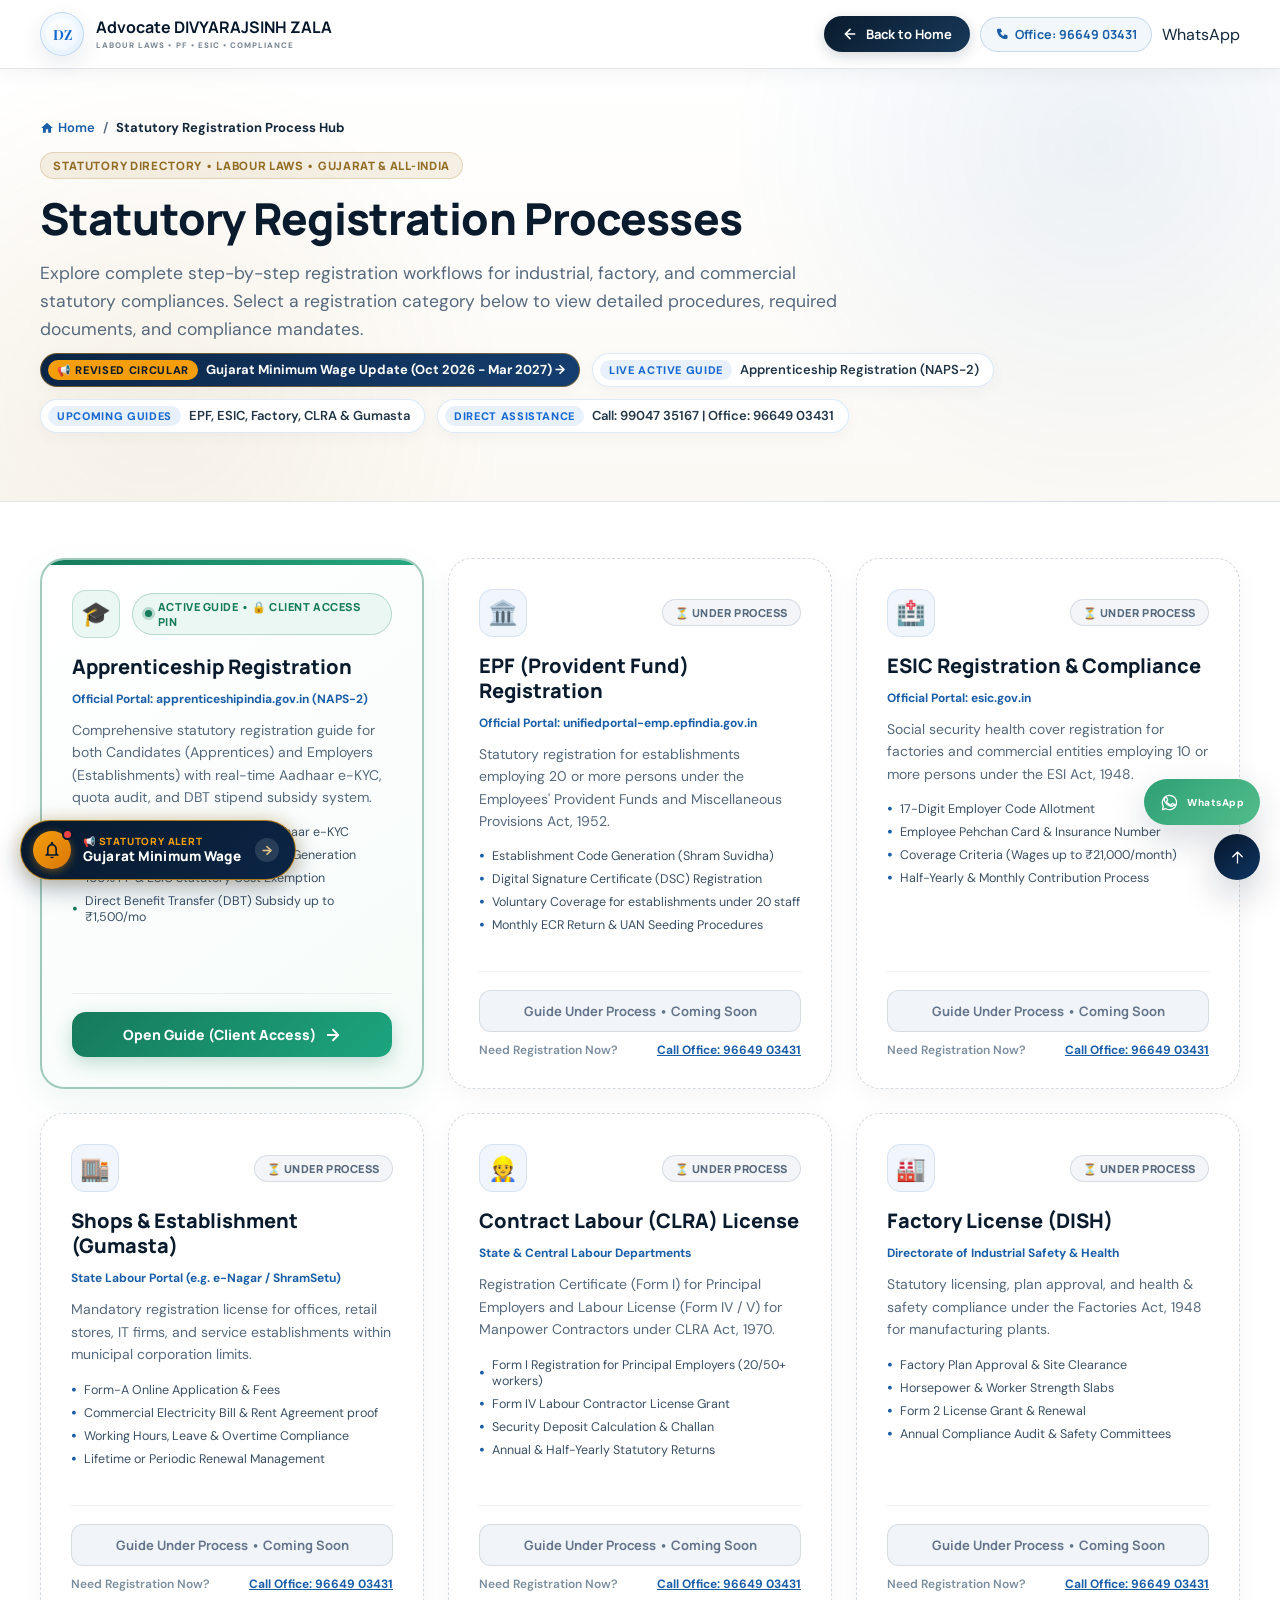
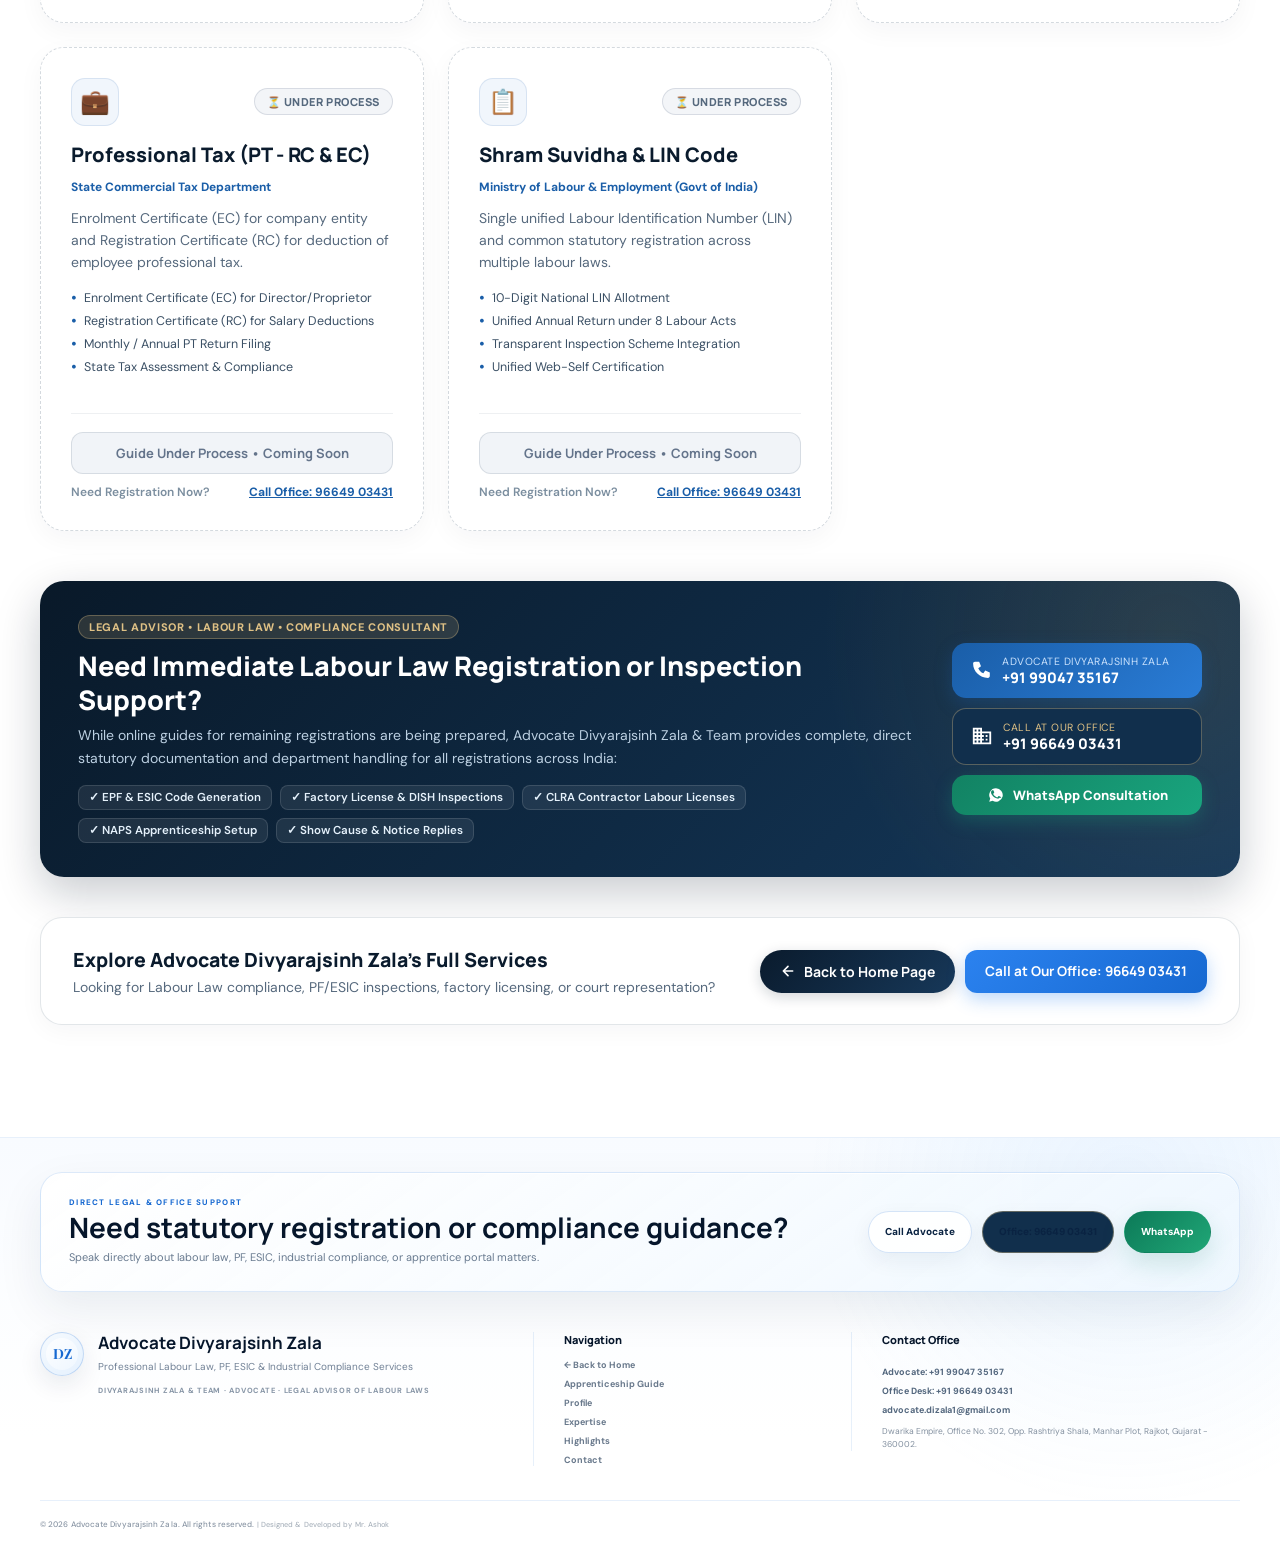
<file: registration-process.html>
<!DOCTYPE html>
<html lang="en">
<head>
  <meta charset="UTF-8">
  <meta name="viewport" content="width=device-width, initial-scale=1.0">
  <meta name="description" content="Statutory Labour Law Registration Processes Hub. Step-by-step guides for Apprenticeship, EPF, ESIC, Factory License, Contract Labour & Gumasta. Advocate Divyarajsinh Zala.">
  <meta name="theme-color" content="#fcfaf6">
  <meta name="color-scheme" content="light">

  <meta property="og:type" content="website">
  <meta property="og:title" content="Registration Process Hub | Advocate DIVYARAJSINH ZALA">
  <meta property="og:description" content="Directory of Labour Law & Industrial Registration processes across India. Advocate Divyarajsinh Zala & Team.">

  <title>Statutory Registration Process Hub | Advocate DIVYARAJSINH ZALA</title>

  <link rel="icon" href="assets/favicon.svg" type="image/svg+xml">
  <link rel="preconnect" href="https://fonts.googleapis.com">
  <link rel="preconnect" href="https://fonts.gstatic.com" crossorigin>
  <link href="https://fonts.googleapis.com/css2?family=DM+Sans:wght@400;500;600;700&amp;family=Manrope:wght@500;600;700;800&amp;family=Playfair+Display:wght@600;700&amp;display=swap" rel="stylesheet">
  <link rel="stylesheet" href="style.css">

  <style>
    :root {
      --guide-navy: #0a1b2d;
      --guide-slate: #15324d;
      --guide-blue: #1a5ea8;
      --guide-blue-light: #eaf2fb;
      --guide-gold: #b58d3d;
      --guide-gold-soft: #fdf6e9;
      --guide-emerald: #167a5b;
      --guide-emerald-soft: #eaf7f2;
      --guide-bg: #fcfaf6;
      --guide-card-bg: #ffffff;
      --guide-border: rgba(21, 50, 77, 0.12);
      --guide-border-subtle: rgba(21, 50, 77, 0.07);
      --guide-text-main: #14283c;
      --guide-text-muted: #56697d;
    }

    body {
      background-color: var(--guide-bg);
      color: var(--guide-text-main);
    }

    .apprentice-page-header {
      position: sticky;
      top: 0;
      z-index: 100;
      background: rgba(255, 255, 255, 0.94);
      backdrop-filter: blur(20px);
      -webkit-backdrop-filter: blur(20px);
      border-bottom: 1px solid var(--guide-border);
      box-shadow: 0 4px 20px rgba(10, 27, 45, 0.05);
      padding: 12px 0;
    }

    .apprentice-header-inner {
      display: flex;
      align-items: center;
      justify-content: space-between;
      gap: 16px;
    }

    .header-nav-actions {
      display: flex;
      align-items: center;
      gap: 10px;
      flex-wrap: wrap;
    }

    .btn-back-home {
      display: inline-flex;
      align-items: center;
      gap: 8px;
      padding: 9px 18px;
      border-radius: 999px;
      background: linear-gradient(135deg, #0a1b2d, #173859);
      color: #ffffff;
      font-family: var(--display);
      font-size: 13px;
      font-weight: 700;
      text-decoration: none;
      box-shadow: 0 4px 14px rgba(10, 27, 45, 0.18);
      transition: all .22s cubic-bezier(.2,.8,.2,1);
    }

    .btn-back-home:hover {
      background: linear-gradient(135deg, #1a5ea8, #2a7cd6);
      transform: translateX(-3px);
      box-shadow: 0 6px 18px rgba(26, 94, 168, 0.28);
      color: #ffffff;
    }

    .header-office-call {
      display: inline-flex;
      align-items: center;
      gap: 6px;
      padding: 8px 14px;
      border-radius: 999px;
      background: #f2f7fc;
      border: 1px solid rgba(26, 94, 168, 0.2);
      color: var(--guide-blue);
      font-family: var(--display);
      font-size: 12.5px;
      font-weight: 700;
      text-decoration: none;
      transition: all .2s ease;
    }

    .header-office-call:hover {
      background: #e4effb;
      transform: translateY(-1px);
    }

    /* Page Hero */
    .hub-hero {
      position: relative;
      padding: 50px 0 36px;
      background:
        radial-gradient(circle at 86% 18%, rgba(26, 94, 168, 0.08), transparent 32%),
        radial-gradient(circle at 12% 78%, rgba(181, 141, 61, 0.08), transparent 30%),
        linear-gradient(180deg, #ffffff 0%, #fbf9f4 100%);
      border-bottom: 1px solid var(--guide-border);
    }

    .breadcrumb-trail {
      display: flex;
      align-items: center;
      gap: 8px;
      margin-bottom: 16px;
      font-size: 13px;
      font-weight: 600;
      color: var(--guide-text-muted);
    }

    .breadcrumb-trail a {
      color: var(--guide-blue);
      display: inline-flex;
      align-items: center;
      gap: 4px;
      transition: color .2s ease;
    }

    .breadcrumb-trail a:hover {
      color: var(--guide-navy);
      text-decoration: underline;
    }

    .breadcrumb-trail .current {
      color: var(--guide-text-main);
      font-weight: 700;
    }

    .hero-badge-tag {
      display: inline-flex;
      align-items: center;
      gap: 7px;
      padding: 5px 12px;
      border-radius: 999px;
      background: rgba(181, 141, 61, 0.12);
      border: 1px solid rgba(181, 141, 61, 0.28);
      color: #926d25;
      font-family: var(--display);
      font-size: 11.5px;
      font-weight: 800;
      text-transform: uppercase;
      letter-spacing: .06em;
      margin-bottom: 14px;
    }

    .hub-hero h1 {
      margin: 0 0 14px;
      font-family: var(--display);
      font-size: clamp(28px, 3.8vw, 44px);
      font-weight: 800;
      color: var(--guide-navy);
      line-height: 1.18;
      letter-spacing: -.02em;
    }

    .hub-hero p.lead {
      max-width: 820px;
      margin: 0 0 20px;
      color: var(--guide-text-muted);
      font-size: clamp(15.5px, 1.7vw, 17.5px);
      line-height: 1.6;
    }

    /* Cards Grid */
    .hub-grid {
      display: grid;
      grid-template-columns: repeat(auto-fill, minmax(350px, 1fr));
      gap: 24px;
      margin: 36px 0 50px;
    }

    .hub-card {
      background: #ffffff;
      border-radius: 24px;
      border: 1px solid var(--guide-border);
      box-shadow: 0 8px 26px rgba(10, 27, 45, 0.04);
      padding: 30px;
      display: flex;
      flex-direction: column;
      justify-content: space-between;
      transition: all .25s cubic-bezier(.2,.8,.2,1);
      position: relative;
      overflow: hidden;
    }

    .hub-card:hover {
      transform: translateY(-4px);
      box-shadow: 0 16px 40px rgba(10, 27, 45, 0.08);
      border-color: rgba(26, 94, 168, 0.25);
    }

    /* Active Highlighted Card */
    .hub-card-active {
      border: 2px solid rgba(22, 122, 91, 0.4);
      background: linear-gradient(145deg, #ffffff 0%, #f6fcf9 100%);
      box-shadow: 0 12px 34px rgba(22, 122, 91, 0.08);
    }

    .hub-card-active::before {
      content: "";
      position: absolute;
      top: 0;
      left: 0;
      right: 0;
      height: 5px;
      background: linear-gradient(90deg, #167a5b, #25a87f);
    }

    .hub-card-under-process {
      background: #ffffff;
      border: 1px dashed rgba(21, 50, 77, 0.18);
    }

    .card-top {
      margin-bottom: 20px;
    }

    .card-header-row {
      display: flex;
      align-items: center;
      justify-content: space-between;
      gap: 12px;
      margin-bottom: 16px;
    }

    .card-icon {
      width: 48px;
      height: 48px;
      border-radius: 14px;
      display: grid;
      place-items: center;
      font-size: 24px;
      background: #f1f6fc;
      border: 1px solid rgba(26, 94, 168, 0.12);
      flex-shrink: 0;
    }

    .hub-card-active .card-icon {
      background: var(--guide-emerald-soft);
      border-color: rgba(22, 122, 91, 0.2);
    }

    .card-status-badge {
      display: inline-flex;
      align-items: center;
      gap: 6px;
      padding: 5px 12px;
      border-radius: 999px;
      font-family: var(--display);
      font-size: 11px;
      font-weight: 800;
      text-transform: uppercase;
      letter-spacing: .05em;
    }

    .status-active {
      background: var(--guide-emerald-soft);
      border: 1px solid rgba(22, 122, 91, 0.25);
      color: var(--guide-emerald);
    }

    .status-active .pulse-dot-green {
      width: 7px;
      height: 7px;
      border-radius: 50%;
      background: var(--guide-emerald);
      box-shadow: 0 0 0 3px rgba(22, 122, 91, 0.25);
    }

    .status-under-process {
      background: #f3f5f8;
      border: 1px solid rgba(100, 116, 139, 0.2);
      color: #55687d;
    }

    .card-title {
      margin: 0 0 8px;
      font-family: var(--display);
      font-size: 20px;
      font-weight: 800;
      color: var(--guide-navy);
      line-height: 1.25;
    }

    .card-portal-tag {
      display: inline-block;
      font-size: 12px;
      font-weight: 700;
      color: var(--guide-blue);
      margin-bottom: 12px;
    }

    .card-desc {
      margin: 0 0 16px;
      color: var(--guide-text-muted);
      font-size: 14px;
      line-height: 1.6;
    }

    .card-features-list {
      margin: 0 0 18px;
      padding: 0;
      list-style: none;
      display: grid;
      gap: 7px;
    }

    .card-features-list li {
      font-size: 12.5px;
      color: #3b5065;
      display: flex;
      align-items: center;
      gap: 7px;
    }

    .card-features-list li::before {
      content: "•";
      color: var(--guide-blue);
      font-size: 16px;
      line-height: 1;
    }

    .hub-card-active .card-features-list li::before {
      color: var(--guide-emerald);
    }

    .card-bottom-action {
      margin-top: auto;
      padding-top: 18px;
      border-top: 1px solid var(--guide-border-subtle);
    }

    .btn-card-active {
      display: inline-flex;
      align-items: center;
      justify-content: center;
      gap: 8px;
      width: 100%;
      padding: 13px 20px;
      border-radius: 14px;
      background: linear-gradient(135deg, #167a5b, #1ca57e);
      color: #ffffff !important;
      font-family: var(--display);
      font-size: 14px;
      font-weight: 800;
      text-decoration: none;
      box-shadow: 0 6px 18px rgba(22, 122, 91, 0.25);
      transition: all .22s ease;
    }

    .btn-card-active:hover {
      transform: translateY(-2px);
      box-shadow: 0 10px 24px rgba(22, 122, 91, 0.35);
      background: linear-gradient(135deg, #13694e, #169370);
    }

    .btn-card-disabled {
      display: inline-flex;
      align-items: center;
      justify-content: center;
      gap: 8px;
      width: 100%;
      padding: 11px 18px;
      border-radius: 12px;
      background: #f1f4f8;
      border: 1px solid rgba(21, 50, 77, 0.12);
      color: #64748b;
      font-family: var(--display);
      font-size: 13px;
      font-weight: 700;
      text-decoration: none;
      cursor: default;
    }

    .card-contact-assist {
      margin-top: 10px;
      display: flex;
      align-items: center;
      justify-content: space-between;
      font-size: 12px;
    }

    .card-contact-assist span {
      color: #7b8e9f;
      font-weight: 600;
    }

    .card-contact-assist a {
      color: var(--guide-blue);
      font-weight: 700;
      text-decoration: underline;
    }

    /* Consultation Banner */
    .apprentice-consult-banner {
      display: grid;
      grid-template-columns: 1fr auto;
      align-items: center;
      gap: 32px;
      padding: 34px 38px;
      border-radius: 24px;
      background:
        radial-gradient(circle at 94% 18%, rgba(181, 141, 61, 0.15), transparent 30%),
        linear-gradient(135deg, #091929 0%, #0f2a44 55%, #15395c 100%);
      color: #ffffff;
      box-shadow: 0 16px 44px rgba(9, 25, 41, 0.22);
      margin-bottom: 30px;
    }

    .consult-banner-content h3 {
      margin: 0 0 8px;
      font-family: var(--display);
      font-size: clamp(20px, 2.5vw, 27px);
      font-weight: 800;
      color: #ffffff;
      line-height: 1.25;
    }

    .consult-banner-content p {
      margin: 0 0 16px;
      color: #bcd0e2;
      font-size: 14px;
      line-height: 1.6;
    }

    .consult-tag {
      display: inline-block;
      padding: 4px 10px;
      border-radius: 999px;
      background: rgba(223, 193, 133, 0.16);
      border: 1px solid rgba(223, 193, 133, 0.32);
      color: #dfc185;
      font-size: 11px;
      font-weight: 800;
      text-transform: uppercase;
      letter-spacing: .06em;
      margin-bottom: 10px;
    }

    .consult-feature-chips {
      display: flex;
      flex-wrap: wrap;
      gap: 8px;
    }

    .consult-feature-chips span {
      display: inline-block;
      padding: 4px 10px;
      border-radius: 8px;
      background: rgba(255, 255, 255, 0.08);
      border: 1px solid rgba(255, 255, 255, 0.12);
      color: #e5f1fb;
      font-size: 11.5px;
      font-weight: 600;
    }

    .consult-phones-cluster {
      display: flex;
      flex-direction: column;
      gap: 10px;
      min-width: 250px;
    }

    .btn-phone-advocate, .btn-phone-office {
      display: inline-flex;
      align-items: center;
      gap: 10px;
      padding: 12px 18px;
      border-radius: 14px;
      color: #ffffff;
      text-decoration: none;
      transition: all .2s ease;
    }

    .btn-phone-advocate {
      background: linear-gradient(135deg, #1a5ea8, #2a7cd6);
      box-shadow: 0 6px 18px rgba(26, 94, 168, 0.32);
    }

    .btn-phone-office {
      background: #112f4c;
      border: 1px solid rgba(223, 193, 133, 0.35);
    }

    .btn-phone-office:hover {
      background: #173e63;
      border-color: #dfc185;
      transform: translateY(-2px);
    }

    .btn-phone-advocate:hover {
      transform: translateY(-2px);
      box-shadow: 0 8px 24px rgba(26, 94, 168, 0.45);
    }

    .btn-phone-office strong, .btn-phone-advocate strong {
      display: block;
      font-family: var(--display);
      font-size: 14.5px;
      font-weight: 800;
      line-height: 1.1;
    }

    .btn-phone-office small, .btn-phone-advocate small {
      display: block;
      font-size: 10.5px;
      color: #dfc185;
      text-transform: uppercase;
      letter-spacing: .05em;
      margin-bottom: 2px;
    }

    .btn-phone-advocate small { color: #c9e1fc; }

    .btn-consult-wa-round {
      display: inline-flex;
      align-items: center;
      justify-content: center;
      gap: 8px;
      padding: 11px 18px;
      border-radius: 14px;
      background: linear-gradient(135deg, #128263, #19a57e);
      color: #ffffff;
      font-family: var(--display);
      font-size: 13px;
      font-weight: 800;
      text-decoration: none;
      box-shadow: 0 6px 18px rgba(25, 165, 126, 0.28);
      transition: all .2s ease;
    }

    .btn-consult-wa-round:hover {
      transform: translateY(-2px);
      box-shadow: 0 8px 22px rgba(25, 165, 126, 0.38);
    }

    .return-bottom-card {
      margin: 40px 0 20px;
      padding: 28px 32px;
      border-radius: 22px;
      background: #ffffff;
      border: 1px solid var(--guide-border);
      box-shadow: 0 6px 24px rgba(10, 27, 45, 0.04);
      display: flex;
      align-items: center;
      justify-content: space-between;
      gap: 20px;
      flex-wrap: wrap;
    }

    .return-bottom-text h3 {
      margin: 0 0 5px;
      font-family: var(--display);
      font-size: 19.5px;
      font-weight: 800;
      color: var(--guide-navy);
    }

    .return-bottom-text p {
      margin: 0;
      color: var(--guide-text-muted);
      font-size: 14px;
    }

    .return-bottom-actions {
      display: flex;
      gap: 10px;
      flex-wrap: wrap;
    }

    @media (max-width: 900px) {
      .apprentice-consult-banner { grid-template-columns: 1fr; }
      .consult-phones-cluster { width: 100%; }
      .hub-grid { grid-template-columns: 1fr; }
    }

    @media (max-width: 768px) {
      .apprentice-header-inner { flex-direction: row; }
      .brand-copy small { display: none; }
      .header-office-call { display: none; }
      .return-bottom-card { flex-direction: column; align-items: flex-start; }
      .return-bottom-actions { width: 100%; }
      .return-bottom-actions a { flex: 1; justify-content: center; }
    }
  </style>
</head>

<body>
  <a class="skip-link" href="#main-content">Skip to content</a>

  <!-- Header -->
  <header class="apprentice-page-header" id="top">
    <div class="container apprentice-header-inner">
      <a class="brand" href="index.html" aria-label="Advocate DIVYARAJSINH ZALA home">
        <span class="brand-seal" aria-hidden="true">DZ</span>
        <span class="brand-copy">
          <strong>Advocate DIVYARAJSINH ZALA</strong>
          <small>Labour Laws • PF • ESIC • Compliance</small>
        </span>
      </a>

      <div class="header-nav-actions">
        <a href="index.html" class="btn-back-home" title="Return to Home">
          <svg viewBox="0 0 24 24" width="16" height="16" fill="none" stroke="currentColor" stroke-width="2.4" stroke-linecap="round" stroke-linejoin="round" aria-hidden="true"><path d="M19 12H5M12 19l-7-7 7-7"/></svg>
          <span>Back to Home</span>
        </a>

        <a class="header-office-call" href="tel:+919664903431" title="Call at Our Office">
          <svg viewBox="0 0 24 24" width="14" height="14" fill="currentColor" aria-hidden="true"><path d="M6 3h4l2 5-3 2c1.4 3 2.6 4.2 5.6 5.6l2-3 5 2v4c0 1.1-.9 2-2 2C10.4 20.6 3.4 13.6 3.4 5c0-1.1.9-2 2-2H6Z"/></svg>
          Office: 96649 03431
        </a>

        <a class="nav-whatsapp" href="https://wa.me/919904735167?text=Hello%20Advocate%20Divyarajsinh%20Zala,%20I%20have%20an%20inquiry%20regarding%20Labour%20Law%20Registration" target="_blank" rel="noopener" aria-label="Chat on WhatsApp">
          WhatsApp
        </a>
      </div>
    </div>
  </header>

  <main id="main-content">
    <!-- Hero Banner -->
    <section class="hub-hero">
      <div class="container">
        <div class="breadcrumb-trail">
          <a href="index.html">
            <svg viewBox="0 0 24 24" width="14" height="14" fill="currentColor" aria-hidden="true"><path d="M10 20v-6h4v6h5v-8h3L12 3 2 12h3v8z"/></svg>
            Home
          </a>
          <span>/</span>
          <span class="current">Statutory Registration Process Hub</span>
        </div>

        <span class="hero-badge-tag">Statutory Directory &bull; Labour Laws &bull; Gujarat &amp; All-India</span>

        <h1>Statutory Registration Processes</h1>
        <p class="lead">
          Explore complete step-by-step registration workflows for industrial, factory, and commercial statutory compliances. Select a registration category below to view detailed procedures, required documents, and compliance mandates.
        </p>

        <!-- Status Tag Strip -->
        <div class="apprentice-notice-strip">
          <a class="notice-pill" href="minimum-wage-gujarat.html" style="text-decoration: none; color: inherit; background: linear-gradient(135deg, #0b2545, #153e6f); color: #ffffff; border-color: rgba(245, 158, 11, 0.4);" title="View Gujarat Minimum Wage Revised Rates Circular">
            <span class="notice-tag" style="background: #f59e0b; color: #07192d; font-weight: 800;">📢 Revised Circular</span>
            <span style="color: #ffffff; font-weight: 700;">Gujarat Minimum Wage Update (Oct 2026 - Mar 2027) &rarr;</span>
          </a>
          <div class="notice-pill">
            <span class="notice-tag tag-emerald">Live Active Guide</span>
            <span>Apprenticeship Registration (NAPS-2)</span>
          </div>
          <div class="notice-pill">
            <span class="notice-tag tag-gold">Upcoming Guides</span>
            <span>EPF, ESIC, Factory, CLRA &amp; Gumasta</span>
          </div>
          <div class="notice-pill">
            <span class="notice-tag">Direct Assistance</span>
            <span>Call: 99047 35167 | Office: 96649 03431</span>
          </div>
        </div>
      </div>
    </section>

    <!-- Cards Hub Grid -->
    <section class="section-space" style="padding-top: 20px;">
      <div class="container">

        <div class="hub-grid">

          <!-- 1. APPRENTICESHIP REGISTRATION (ACTIVE CARD) -->
          <article class="hub-card hub-card-active">
            <div class="card-top">
              <div class="card-header-row">
                <div class="card-icon">🎓</div>
                <span class="card-status-badge status-active">
                  <span class="pulse-dot-green"></span>
                  Active Guide &bull; 🔒 Client Access PIN
                </span>
              </div>
              <h2 class="card-title">Apprenticeship Registration</h2>
              <span class="card-portal-tag">Official Portal: apprenticeshipindia.gov.in (NAPS-2)</span>
              <p class="card-desc">
                Comprehensive statutory registration guide for both Candidates (Apprentices) and Employers (Establishments) with real-time Aadhaar e-KYC, quota audit, and DBT stipend subsidy system.
              </p>
              <ul class="card-features-list">
                <li>Candidate 7-Step Workflow &amp; Aadhaar e-KYC</li>
                <li>Employer 7-Step Quota &amp; Contract Generation</li>
                <li>100% PF &amp; ESIC Statutory Cost Exemption</li>
                <li>Direct Benefit Transfer (DBT) Subsidy up to ₹1,500/mo</li>
              </ul>
            </div>
            <div class="card-bottom-action">
              <a href="apprentice-registration.html" class="btn-card-active">
                <span>Open Guide (Client Access)</span>
                <svg viewBox="0 0 24 24" width="18" height="18" fill="none" stroke="currentColor" stroke-width="2.4" stroke-linecap="round" stroke-linejoin="round" aria-hidden="true"><path d="M5 12h14M12 5l7 7-7 7"/></svg>
              </a>
            </div>
          </article>

          <!-- 2. EPF REGISTRATION (UNDER PROCESS) -->
          <article class="hub-card hub-card-under-process">
            <div class="card-top">
              <div class="card-header-row">
                <div class="card-icon">🏛️</div>
                <span class="card-status-badge status-under-process">⏳ Under Process</span>
              </div>
              <h3 class="card-title">EPF (Provident Fund) Registration</h3>
              <span class="card-portal-tag">Official Portal: unifiedportal-emp.epfindia.gov.in</span>
              <p class="card-desc">
                Statutory registration for establishments employing 20 or more persons under the Employees' Provident Funds and Miscellaneous Provisions Act, 1952.
              </p>
              <ul class="card-features-list">
                <li>Establishment Code Generation (Shram Suvidha)</li>
                <li>Digital Signature Certificate (DSC) Registration</li>
                <li>Voluntary Coverage for establishments under 20 staff</li>
                <li>Monthly ECR Return &amp; UAN Seeding Procedures</li>
              </ul>
            </div>
            <div class="card-bottom-action">
              <span class="btn-card-disabled">
                <span>Guide Under Process &bull; Coming Soon</span>
              </span>
              <div class="card-contact-assist">
                <span>Need Registration Now?</span>
                <a href="tel:+919664903431">Call Office: 96649 03431</a>
              </div>
            </div>
          </article>

          <!-- 3. ESIC REGISTRATION (UNDER PROCESS) -->
          <article class="hub-card hub-card-under-process">
            <div class="card-top">
              <div class="card-header-row">
                <div class="card-icon">🏥</div>
                <span class="card-status-badge status-under-process">⏳ Under Process</span>
              </div>
              <h3 class="card-title">ESIC Registration &amp; Compliance</h3>
              <span class="card-portal-tag">Official Portal: esic.gov.in</span>
              <p class="card-desc">
                Social security health cover registration for factories and commercial entities employing 10 or more persons under the ESI Act, 1948.
              </p>
              <ul class="card-features-list">
                <li>17-Digit Employer Code Allotment</li>
                <li>Employee Pehchan Card &amp; Insurance Number</li>
                <li>Coverage Criteria (Wages up to ₹21,000/month)</li>
                <li>Half-Yearly &amp; Monthly Contribution Process</li>
              </ul>
            </div>
            <div class="card-bottom-action">
              <span class="btn-card-disabled">
                <span>Guide Under Process &bull; Coming Soon</span>
              </span>
              <div class="card-contact-assist">
                <span>Need Registration Now?</span>
                <a href="tel:+919664903431">Call Office: 96649 03431</a>
              </div>
            </div>
          </article>

          <!-- 4. SHOPS & ESTABLISHMENT (GUMASTA) (UNDER PROCESS) -->
          <article class="hub-card hub-card-under-process">
            <div class="card-top">
              <div class="card-header-row">
                <div class="card-icon">🏬</div>
                <span class="card-status-badge status-under-process">⏳ Under Process</span>
              </div>
              <h3 class="card-title">Shops &amp; Establishment (Gumasta)</h3>
              <span class="card-portal-tag">State Labour Portal (e.g. e-Nagar / ShramSetu)</span>
              <p class="card-desc">
                Mandatory registration license for offices, retail stores, IT firms, and service establishments within municipal corporation limits.
              </p>
              <ul class="card-features-list">
                <li>Form-A Online Application &amp; Fees</li>
                <li>Commercial Electricity Bill &amp; Rent Agreement proof</li>
                <li>Working Hours, Leave &amp; Overtime Compliance</li>
                <li>Lifetime or Periodic Renewal Management</li>
              </ul>
            </div>
            <div class="card-bottom-action">
              <span class="btn-card-disabled">
                <span>Guide Under Process &bull; Coming Soon</span>
              </span>
              <div class="card-contact-assist">
                <span>Need Registration Now?</span>
                <a href="tel:+919664903431">Call Office: 96649 03431</a>
              </div>
            </div>
          </article>

          <!-- 5. CONTRACT LABOUR (CLRA) REGISTRATION (UNDER PROCESS) -->
          <article class="hub-card hub-card-under-process">
            <div class="card-top">
              <div class="card-header-row">
                <div class="card-icon">👷</div>
                <span class="card-status-badge status-under-process">⏳ Under Process</span>
              </div>
              <h3 class="card-title">Contract Labour (CLRA) License</h3>
              <span class="card-portal-tag">State &amp; Central Labour Departments</span>
              <p class="card-desc">
                Registration Certificate (Form I) for Principal Employers and Labour License (Form IV / V) for Manpower Contractors under CLRA Act, 1970.
              </p>
              <ul class="card-features-list">
                <li>Form I Registration for Principal Employers (20/50+ workers)</li>
                <li>Form IV Labour Contractor License Grant</li>
                <li>Security Deposit Calculation &amp; Challan</li>
                <li>Annual &amp; Half-Yearly Statutory Returns</li>
              </ul>
            </div>
            <div class="card-bottom-action">
              <span class="btn-card-disabled">
                <span>Guide Under Process &bull; Coming Soon</span>
              </span>
              <div class="card-contact-assist">
                <span>Need Registration Now?</span>
                <a href="tel:+919664903431">Call Office: 96649 03431</a>
              </div>
            </div>
          </article>

          <!-- 6. FACTORY LICENSE (UNDER PROCESS) -->
          <article class="hub-card hub-card-under-process">
            <div class="card-top">
              <div class="card-header-row">
                <div class="card-icon">🏭</div>
                <span class="card-status-badge status-under-process">⏳ Under Process</span>
              </div>
              <h3 class="card-title">Factory License (DISH)</h3>
              <span class="card-portal-tag">Directorate of Industrial Safety &amp; Health</span>
              <p class="card-desc">
                Statutory licensing, plan approval, and health &amp; safety compliance under the Factories Act, 1948 for manufacturing plants.
              </p>
              <ul class="card-features-list">
                <li>Factory Plan Approval &amp; Site Clearance</li>
                <li>Horsepower &amp; Worker Strength Slabs</li>
                <li>Form 2 License Grant &amp; Renewal</li>
                <li>Annual Compliance Audit &amp; Safety Committees</li>
              </ul>
            </div>
            <div class="card-bottom-action">
              <span class="btn-card-disabled">
                <span>Guide Under Process &bull; Coming Soon</span>
              </span>
              <div class="card-contact-assist">
                <span>Need Registration Now?</span>
                <a href="tel:+919664903431">Call Office: 96649 03431</a>
              </div>
            </div>
          </article>

          <!-- 7. PROFESSIONAL TAX (PT) (UNDER PROCESS) -->
          <article class="hub-card hub-card-under-process">
            <div class="card-top">
              <div class="card-header-row">
                <div class="card-icon">💼</div>
                <span class="card-status-badge status-under-process">⏳ Under Process</span>
              </div>
              <h3 class="card-title">Professional Tax (PT - RC &amp; EC)</h3>
              <span class="card-portal-tag">State Commercial Tax Department</span>
              <p class="card-desc">
                Enrolment Certificate (EC) for company entity and Registration Certificate (RC) for deduction of employee professional tax.
              </p>
              <ul class="card-features-list">
                <li>Enrolment Certificate (EC) for Director/Proprietor</li>
                <li>Registration Certificate (RC) for Salary Deductions</li>
                <li>Monthly / Annual PT Return Filing</li>
                <li>State Tax Assessment &amp; Compliance</li>
              </ul>
            </div>
            <div class="card-bottom-action">
              <span class="btn-card-disabled">
                <span>Guide Under Process &bull; Coming Soon</span>
              </span>
              <div class="card-contact-assist">
                <span>Need Registration Now?</span>
                <a href="tel:+919664903431">Call Office: 96649 03431</a>
              </div>
            </div>
          </article>

          <!-- 8. SHRAM SUVIDHA & LIN (UNDER PROCESS) -->
          <article class="hub-card hub-card-under-process">
            <div class="card-top">
              <div class="card-header-row">
                <div class="card-icon">📋</div>
                <span class="card-status-badge status-under-process">⏳ Under Process</span>
              </div>
              <h3 class="card-title">Shram Suvidha &amp; LIN Code</h3>
              <span class="card-portal-tag">Ministry of Labour &amp; Employment (Govt of India)</span>
              <p class="card-desc">
                Single unified Labour Identification Number (LIN) and common statutory registration across multiple labour laws.
              </p>
              <ul class="card-features-list">
                <li>10-Digit National LIN Allotment</li>
                <li>Unified Annual Return under 8 Labour Acts</li>
                <li>Transparent Inspection Scheme Integration</li>
                <li>Unified Web-Self Certification</li>
              </ul>
            </div>
            <div class="card-bottom-action">
              <span class="btn-card-disabled">
                <span>Guide Under Process &bull; Coming Soon</span>
              </span>
              <div class="card-contact-assist">
                <span>Need Registration Now?</span>
                <a href="tel:+919664903431">Call Office: 96649 03431</a>
              </div>
            </div>
          </article>

        </div>

        <!-- Consultation Banner -->
        <div class="apprentice-consult-banner">
          <div class="consult-banner-content">
            <span class="consult-tag">Legal Advisor &bull; Labour Law &bull; Compliance Consultant</span>
            <h3>Need Immediate Labour Law Registration or Inspection Support?</h3>
            <p>
              While online guides for remaining registrations are being prepared, Advocate Divyarajsinh Zala &amp; Team provides complete, direct statutory documentation and department handling for all registrations across India:
            </p>
            <div class="consult-feature-chips">
              <span>✓ EPF &amp; ESIC Code Generation</span>
              <span>✓ Factory License &amp; DISH Inspections</span>
              <span>✓ CLRA Contractor Labour Licenses</span>
              <span>✓ NAPS Apprenticeship Setup</span>
              <span>✓ Show Cause &amp; Notice Replies</span>
            </div>
          </div>

          <div class="consult-phones-cluster">
            <a class="btn-phone-advocate" href="tel:+919904735167">
              <svg viewBox="0 0 24 24" width="22" height="22" fill="currentColor" aria-hidden="true"><path d="M6 3h4l2 5-3 2c1.4 3 2.6 4.2 5.6 5.6l2-3 5 2v4c0 1.1-.9 2-2 2C10.4 20.6 3.4 13.6 3.4 5c0-1.1.9-2 2-2H6Z"/></svg>
              <div>
                <small>Advocate Divyarajsinh Zala</small>
                <strong>+91 99047 35167</strong>
              </div>
            </a>

            <a class="btn-phone-office" href="tel:+919664903431">
              <svg viewBox="0 0 24 24" width="22" height="22" fill="currentColor" aria-hidden="true"><path d="M12 7V3H2v18h20V7H12zM6 19H4v-2h2v2zm0-4H4v-2h2v2zm0-4H4V9h2v2zm0-4H4V5h2v2zm4 12H8v-2h2v2zm0-4H8v-2h2v2zm0-4H8V9h2v2zm0-4H8V5h2v2zm10 12h-8v-2h2v-2h-2v-2h2v-2h-2V9h8v10zm-2-8h-2v2h2v-2zm0 4h-2v2h2v-2z"/></svg>
              <div>
                <small>Call at Our Office</small>
                <strong>+91 96649 03431</strong>
              </div>
            </a>

            <a class="btn-consult-wa-round" href="https://wa.me/919904735167?text=Hello%20Advocate%20Divyarajsinh%20Zala,%20I%20need%20assistance%20with%20Statutory%20Labour%20Law%20Registration" target="_blank" rel="noopener">
              <svg viewBox="0 0 24 24" width="18" height="18" fill="currentColor" aria-hidden="true"><path d="M12 3a9 9 0 0 0-7.7 13.7L3 21l4.5-1.2A9 9 0 1 0 12 3Zm4.8 12.6c-.2.6-1.2 1.1-1.7 1.2-.5.1-1.1.2-3.5-.8-2.9-1.2-4.8-4.2-5-4.5-.1-.2-1.2-1.6-1.2-3 0-1.5.8-2.2 1.1-2.5.3-.3.6-.4.9-.4h.6c.2 0 .5 0 .7.5.2.6.8 2 .9 2.1.1.2.1.4 0 .6-.1.2-.2.4-.4.6l-.6.7c-.2.2-.4.4-.2.8.2.4.9 1.5 2 2.4 1.4 1.2 2.5 1.6 2.9 1.8.4.2.6.2.8-.1.2-.3.9-1.1 1.1-1.5.2-.4.5-.3.8-.2l2 .9c.4.2.7.3.8.5.1.2.1.6 0 .9Z"/></svg>
              WhatsApp Consultation
            </a>
          </div>
        </div>

        <!-- Return to Home Bottom Card -->
        <div class="return-bottom-card">
          <div class="return-bottom-text">
            <h3>Explore Advocate Divyarajsinh Zala's Full Services</h3>
            <p>Looking for Labour Law compliance, PF/ESIC inspections, factory licensing, or court representation?</p>
          </div>
          <div class="return-bottom-actions">
            <a href="index.html" class="btn-back-home" style="padding: 12px 20px; font-size: 14px;">
              <svg viewBox="0 0 24 24" width="16" height="16" fill="none" stroke="currentColor" stroke-width="2.4" stroke-linecap="round" stroke-linejoin="round" aria-hidden="true"><path d="M19 12H5M12 19l-7-7 7-7"/></svg>
              <span>Back to Home Page</span>
            </a>
            <a href="tel:+919664903431" class="btn-portal btn-portal-primary" style="padding: 12px 20px;">
              Call at Our Office: 96649 03431
            </a>
          </div>
        </div>

      </div>
    </section>
  </main>

  <!-- Site Footer -->
  <footer class="site-footer">
    <div class="container">
      <div class="footer-cta">
        <div class="footer-cta-copy">
          <span>Direct Legal &amp; Office Support</span>
          <strong>Need statutory registration or compliance guidance?</strong>
          <p>Speak directly about labour law, PF, ESIC, industrial compliance, or apprentice portal matters.</p>
        </div>
        <div class="footer-cta-actions">
          <a class="footer-cta-call" href="tel:+919904735167">Call Advocate</a>
          <a class="footer-cta-call" href="tel:+919664903431" style="background: #112f4c; border: 1px solid rgba(223, 193, 133, 0.4);">Office: 96649 03431</a>
          <a class="footer-cta-wa" href="https://wa.me/919904735167" target="_blank" rel="noopener">WhatsApp</a>
        </div>
      </div>

      <div class="footer-content">
        <div class="footer-identity">
          <span class="brand-seal" aria-hidden="true">DZ</span>
          <div>
            <strong>Advocate Divyarajsinh Zala</strong>
            <p>Professional Labour Law, PF, ESIC &amp; Industrial Compliance Services</p>
            <span class="footer-teamline">DIVYARAJSINH ZALA &amp; TEAM · Advocate · Legal Advisor of Labour Laws</span>
          </div>
        </div>

        <div class="footer-links">
          <strong>Navigation</strong>
          <nav class="footer-nav" aria-label="Footer navigation">
            <a href="index.html">← Back to Home</a>
            <a href="apprentice-registration.html">Apprenticeship Guide</a>
            <a href="index.html#about">Profile</a>
            <a href="index.html#services">Expertise</a>
            <a href="index.html#highlights">Highlights</a>
            <a href="index.html#contact">Contact</a>
          </nav>
        </div>

        <div class="footer-contact">
          <strong>Contact Office</strong>
          <a href="tel:+919904735167">Advocate: +91 99047 35167</a>
          <a href="tel:+919664903431">Office Desk: +91 96649 03431</a>
          <a href="mailto:advocate.dizala1@gmail.com">advocate.dizala1@gmail.com</a>
          <p>Dwarika Empire, Office No. 302, Opp. Rashtriya Shala, Manhar Plot, Rajkot, Gujarat - 360002.</p>
        </div>
      </div>

      <div class="footer-bottom-line">
        <p class="copyright">© <span id="year"></span> Advocate Divyarajsinh Zala. All rights reserved. <span class="developer-credit">| Designed &amp; Developed by Mr. Ashok</span></p>
      </div>
    </div>
  </footer>

  <!-- Floating Statutory Alert Button (Gujarat Minimum Wage Update) -->
  <a class="floating-wage-alert" href="minimum-wage-gujarat.html" title="Gujarat Minimum Wage Update (Factory Act Revision) - Click to view complete rates">
    <div class="alert-badge-icon" aria-hidden="true">
      <span class="alert-badge-pulse-dot"></span>
      <svg viewBox="0 0 24 24"><path d="M12 22c1.1 0 2-.9 2-2h-4c0 1.1.9 2 2 2zm6-6v-5c0-3.07-1.63-5.64-4.5-6.32V4c0-.83-.67-1.5-1.5-1.5s-1.5.67-1.5 1.5v.68C7.64 5.36 6 7.92 6 11v5l-2 2v1h16v-1l-2-2zm-2 1H8v-6c0-2.48 1.51-4.5 4-4.5s4 2.02 4 4.5v6z"/></svg>
    </div>
    <div class="alert-badge-content">
      <small>📢 Statutory Alert</small>
      <strong>Gujarat Minimum Wage</strong>
    </div>
    <span class="alert-badge-arrow" aria-hidden="true">&rarr;</span>
  </a>

  <div class="floating-stack" aria-label="Quick contact">
    <a class="float-button float-whatsapp" href="https://wa.me/919904735167" target="_blank" rel="noopener" aria-label="Chat with Advocate DIVYARAJSINH ZALA on WhatsApp">
      <svg viewBox="0 0 24 24" aria-hidden="true"><path d="M12 3a9 9 0 0 0-7.7 13.7L3 21l4.5-1.2A9 9 0 1 0 12 3Zm4.8 12.6c-.2.6-1.2 1.1-1.7 1.2-.5.1-1.1.2-3.5-.8-2.9-1.2-4.8-4.2-5-4.5-.1-.2-1.2-1.6-1.2-3 0-1.5.8-2.2 1.1-2.5.3-.3.6-.4.9-.4h.6c.2 0 .5 0 .7.5.2.6.8 2 .9 2.1.1.2.1.4 0 .6-.1.2-.2.4-.4.6l-.6.7c-.2.2-.4.4-.2.8.2.4.9 1.5 2 2.4 1.4 1.2 2.5 1.6 2.9 1.8.4.2.6.2.8-.1.2-.3.9-1.1 1.1-1.5.2-.4.5-.3.8-.2l2 .9c.4.2.7.3.8.5.1.2.1.6 0 .9Z"/></svg>
      <span>WhatsApp</span>
    </a>

    <a class="float-button float-top" href="#top" aria-label="Back to top">
      <svg viewBox="0 0 24 24" aria-hidden="true"><path d="M12 19V5M6 11l6-6 6 6"/></svg>
    </a>
  </div>

  <script>
    document.addEventListener("DOMContentLoaded", () => {
      const year = document.querySelector("#year");
      if (year) {
        year.textContent = new Date().getFullYear();
      }
    });
  </script>
</body>
</html>
</file>
<file: style.css>
/* =========================================================
   Advocate Divyrajsinh Zala
   Premium light, colourful, responsive client website
   ========================================================= */

:root {
  --cream-50: #fcfaf5;
  --cream-100: #f7f2e8;
  --cream-200: #efe6d5;
  --white: #ffffff;

  --navy-950: #0a1726;
  --navy-900: #10263c;
  --navy-800: #173a55;
  --ink: #172432;
  --muted: #667586;
  --line: rgba(16, 38, 60, .10);

  --gold-700: #7e5f28;
  --gold-500: #b78b3e;
  --gold-300: #e7cb8c;
  --gold-soft: #fff2d5;

  --teal-700: #1e6b65;
  --teal-500: #3a9c91;
  --teal-300: #9ed8d0;
  --teal-soft: #e8f8f5;

  --coral-700: #a24d4d;
  --coral-500: #e57d6c;
  --coral-300: #f1b1a7;
  --coral-soft: #fff0ec;

  --violet-700: #665291;
  --violet-500: #8b72bd;
  --violet-300: #c9b6e4;
  --violet-soft: #f4effb;

  --sky-700: #3d7091;
  --sky-500: #64a8cc;
  --sky-300: #acd7ec;
  --sky-soft: #edf8fd;

  --sage-700: #577260;
  --sage-500: #84a98c;
  --sage-soft: #eef6ef;

  --rose-700: #9b5670;
  --rose-500: #d284a1;
  --rose-soft: #fbf0f4;

  --serif: "Playfair Display", Georgia, serif;
  --sans: "DM Sans", Arial, sans-serif;
  --display: "Manrope", "DM Sans", Arial, sans-serif;

  --container: min(1200px, calc(100% - 40px));
  --section-mobile-gap: 60px;
  --radius-sm: 16px;
  --radius-md: 24px;
  --radius-lg: 36px;

  --shadow-sm: 0 10px 30px rgba(16, 38, 60, .06);
  --shadow-md: 0 22px 60px rgba(16, 38, 60, .10);
  --shadow-lg: 0 35px 100px rgba(16, 38, 60, .14);
}

*,
*::before,
*::after { box-sizing: border-box; }

html {
  scroll-behavior: smooth;
  scroll-padding-top: 88px;
}

body {
  margin: 0;
  min-width: 320px;
  color: var(--ink);
  background: var(--cream-50);
  font-family: var(--sans);
  overflow-x: hidden;
}

body.menu-open { overflow: hidden; }

a { color: inherit; text-decoration: none; }

img, svg { display: block; max-width: 100%; }

button, input, textarea, select { font: inherit; }

button, a { -webkit-tap-highlight-color: transparent; }

::selection {
  color: var(--navy-950);
  background: var(--gold-300);
}

:focus-visible {
  outline: 3px solid rgba(100, 168, 204, .36);
  outline-offset: 4px;
}

.container {
  width: var(--container);
  margin-inline: auto;
}

.section-space { padding: 92px 0; }

.skip-link {
  position: fixed;
  left: 18px;
  top: 14px;
  z-index: 999;
  padding: 10px 14px;
  border-radius: 10px;
  color: #fff;
  background: var(--navy-950);
  transform: translateY(-150%);
  transition: transform .2s ease;
}

.skip-link:focus { transform: translateY(0); }

.ambient-canvas {
  position: fixed;
  inset: 0;
  z-index: -10;
  overflow: hidden;
  pointer-events: none;
  background:
    linear-gradient(rgba(16, 38, 60, .018) 1px, transparent 1px),
    linear-gradient(90deg, rgba(16, 38, 60, .018) 1px, transparent 1px);
  background-size: 72px 72px;
}

.ambient {
  position: absolute;
  width: 460px;
  aspect-ratio: 1;
  border-radius: 50%;
  filter: blur(14px);
  opacity: .46;
}

.ambient-gold { left: -220px; top: 4%; background: radial-gradient(circle, rgba(231, 203, 140, .42), transparent 69%); }
.ambient-teal { right: -220px; top: 18%; background: radial-gradient(circle, rgba(158, 216, 208, .32), transparent 69%); }
.ambient-coral { left: 20%; top: 40%; background: radial-gradient(circle, rgba(241, 177, 167, .20), transparent 69%); }
.ambient-violet { right: 12%; top: 62%; background: radial-gradient(circle, rgba(201, 182, 228, .25), transparent 69%); }
.ambient-sky { left: -180px; top: 78%; background: radial-gradient(circle, rgba(172, 215, 236, .27), transparent 69%); }

/* Header */
.site-header {
  position: fixed;
  inset: 0 0 auto;
  z-index: 100;
  height: 88px;
  transition: height .3s ease, background .3s ease, box-shadow .3s ease, border-color .3s ease;
  border-bottom: 1px solid transparent;
}

.site-header.scrolled {
  height: 72px;
  background: rgba(252, 250, 245, .82);
  border-color: rgba(16, 38, 60, .07);
  box-shadow: 0 10px 34px rgba(16, 38, 60, .05);
  backdrop-filter: blur(18px);
}

.nav-shell {
  height: 100%;
  display: flex;
  align-items: center;
  justify-content: space-between;
  gap: 30px;
}

.brand {
  display: inline-flex;
  align-items: center;
  gap: 12px;
  min-width: max-content;
}

.brand-seal {
  width: 44px;
  height: 44px;
  display: grid;
  place-items: center;
  flex: 0 0 44px;
  border: 1px solid rgba(126, 95, 40, .28);
  border-radius: 50%;
  color: var(--gold-700);
  background: linear-gradient(145deg, rgba(255,255,255,.98), rgba(255,242,213,.72));
  box-shadow: inset 0 0 0 5px rgba(183, 139, 62, .05), 0 9px 22px rgba(16, 38, 60, .06);
  font-family: var(--serif);
  font-size: 14px;
  font-weight: 700;
}

.brand-copy { display: grid; gap: 2px; }

.brand-copy strong {
  color: var(--navy-950);
  font-family: var(--serif);
  font-size: 16px;
  line-height: 1.2;
}

.brand-copy small {
  color: #7a8794;
  font-size: 8px;
  font-weight: 800;
  letter-spacing: .13em;
  text-transform: uppercase;
}

.main-nav {
  display: flex;
  align-items: center;
  gap: 27px;
}

.main-nav a {
  position: relative;
  color: #5c6a79;
  font-size: 12px;
  font-weight: 700;
  transition: color .22s ease;
}

.main-nav a:not(.nav-whatsapp)::after {
  content: "";
  position: absolute;
  left: 0;
  right: 100%;
  bottom: -7px;
  height: 1px;
  background: linear-gradient(90deg, var(--gold-500), var(--coral-500));
  transition: right .22s ease;
}

.main-nav a:hover,
.main-nav a.active { color: var(--navy-950); }

.main-nav a:hover::after,
.main-nav a.active::after { right: 0; }

.main-nav .nav-whatsapp {
  padding: 11px 18px;
  border-radius: 999px;
  color: #fff;
  background: linear-gradient(135deg, #2e9f75, #52bd8b);
  box-shadow: 0 10px 28px rgba(46, 159, 117, .18);
}

.menu-toggle {
  display: none;
  width: 44px;
  height: 44px;
  padding: 0;
  border: 0;
  background: transparent;
  cursor: pointer;
}

.menu-toggle span {
  width: 22px;
  height: 1px;
  display: block;
  margin: 6px auto;
  background: var(--navy-950);
  transition: transform .22s ease;
}

/* Hero */
.hero {
  position: relative;
  min-height: 100svh;
  padding-top: 132px;
  overflow: hidden;
}

.hero-mesh {
  position: absolute;
  inset: 0;
  z-index: -2;
  background:
    radial-gradient(circle at 14% 18%, rgba(231, 203, 140, .16), transparent 28%),
    radial-gradient(circle at 86% 23%, rgba(158, 216, 208, .19), transparent 26%),
    radial-gradient(circle at 78% 76%, rgba(201, 182, 228, .17), transparent 24%),
    radial-gradient(circle at 28% 84%, rgba(241, 177, 167, .13), transparent 25%);
}

.hero-grid {
  min-height: calc(100svh - 132px);
  display: grid;
  grid-template-columns: 1.03fr .97fr;
  align-items: center;
  gap: clamp(54px, 7vw, 105px);
  padding-bottom: 116px;
}

.hero-kicker {
  width: fit-content;
  display: inline-flex;
  align-items: center;
  gap: 10px;
  margin-bottom: 24px;
  padding: 9px 13px;
  border: 1px solid rgba(16, 38, 60, .09);
  border-radius: 999px;
  color: var(--navy-800);
  background: rgba(255, 255, 255, .68);
  box-shadow: var(--shadow-sm);
  font-size: 10px;
  font-weight: 800;
  letter-spacing: .08em;
  text-transform: uppercase;
}

.pulse-dot {
  width: 7px;
  height: 7px;
  border-radius: 50%;
  background: var(--teal-500);
  box-shadow: 0 0 0 5px rgba(58, 156, 145, .11);
}

.hero-label,
.eyebrow {
  display: inline-block;
  margin: 0 0 15px;
  font-size: 10px;
  font-weight: 800;
  letter-spacing: .20em;
  text-transform: uppercase;
}

.hero-label,
.eyebrow-gold { color: var(--gold-700); }
.eyebrow-coral { color: var(--coral-700); }
.eyebrow-teal { color: var(--teal-700); }
.eyebrow-violet { color: var(--violet-700); }

.hero h1 {
  margin: 0;
  color: var(--navy-950);
  font-family: var(--serif);
  font-size: clamp(56px, 7.15vw, 100px);
  font-weight: 600;
  line-height: .91;
  letter-spacing: -.055em;
}

.hero h1 span {
  display: block;
  background: linear-gradient(90deg, var(--gold-700), var(--coral-700) 38%, var(--violet-700) 78%, var(--sky-700));
  -webkit-background-clip: text;
  background-clip: text;
  color: transparent;
}

.hero-lead {
  max-width: 700px;
  margin: 30px 0 0;
  color: #5a6978;
  font-size: clamp(15px, 1.55vw, 18px);
  line-height: 1.82;
}

.hero-lead strong { color: var(--navy-900); }

.hero-actions {
  display: flex;
  flex-wrap: wrap;
  gap: 12px;
  margin-top: 32px;
}

.button {
  min-height: 52px;
  display: inline-flex;
  align-items: center;
  justify-content: center;
  gap: 10px;
  padding: 0 22px;
  border: 1px solid transparent;
  border-radius: 999px;
  font-size: 12px;
  font-weight: 800;
  transition: transform .22s ease, box-shadow .22s ease, border-color .22s ease, background .22s ease;
}

.button svg {
  width: 18px;
  fill: none;
  stroke: currentColor;
  stroke-width: 1.55;
  stroke-linecap: round;
  stroke-linejoin: round;
}

.button-primary {
  color: #fff;
  background: linear-gradient(135deg, var(--navy-950), var(--navy-800));
  box-shadow: 0 14px 34px rgba(16, 38, 60, .18);
}

.button-whatsapp {
  color: #fff;
  background: linear-gradient(135deg, #2d9d74, #55bf8e);
  box-shadow: 0 14px 32px rgba(45, 157, 116, .17);
}

.button-ghost {
  color: var(--navy-900);
  border-color: rgba(16, 38, 60, .11);
  background: rgba(255,255,255,.72);
}

.button:hover { transform: translateY(-3px); }

.trust-row {
  display: grid;
  grid-template-columns: repeat(3, 1fr);
  gap: 12px;
  margin-top: 44px;
}

.trust-item {
  position: relative;
  min-height: 84px;
  display: grid;
  align-content: center;
  gap: 3px;
  padding: 16px 18px;
  border: 1px solid rgba(16, 38, 60, .08);
  border-radius: 18px;
  background: rgba(255,255,255,.66);
  box-shadow: var(--shadow-sm);
  overflow: hidden;
}

.trust-item::before {
  content: "";
  position: absolute;
  inset: 0 auto 0 0;
  width: 4px;
}

.trust-gold::before { background: var(--gold-500); }
.trust-teal::before { background: var(--teal-500); }
.trust-violet::before { background: var(--violet-500); }

.trust-value {
  color: var(--navy-950);
  font-family: var(--serif);
  font-size: 21px;
  font-weight: 700;
}

.trust-item small {
  color: #778493;
  font-size: 9px;
  font-weight: 700;
  letter-spacing: .04em;
}

/* Portrait 3D */
.portrait-stage { perspective: 1400px; }

.portrait-card {
  position: relative;
  width: min(100%, 485px);
  min-height: 650px;
  margin-left: auto;
  padding: 24px;
  border: 1px solid rgba(16, 38, 60, .09);
  border-radius: 38px;
  background: linear-gradient(145deg, rgba(255,255,255,.96), rgba(247,242,232,.76));
  box-shadow: -18px -18px 50px rgba(255,255,255,.90), 28px 36px 95px rgba(16,38,60,.14);
  transform-style: preserve-3d;
  transition: transform .16s ease-out;
  overflow: hidden;
}

.portrait-card::before {
  content: "";
  position: absolute;
  width: 240px;
  height: 240px;
  right: -70px;
  top: -90px;
  border-radius: 50%;
  background: radial-gradient(circle, rgba(158,216,208,.35), transparent 67%);
}

.portrait-card::after {
  content: "";
  position: absolute;
  width: 250px;
  height: 250px;
  left: -120px;
  bottom: -100px;
  border-radius: 50%;
  background: radial-gradient(circle, rgba(201,182,228,.26), transparent 67%);
}

.portrait-image-shell {
  position: relative;
  z-index: 2;
  height: 468px;
  border-radius: 28px;
  overflow: hidden;
  background: linear-gradient(145deg, var(--gold-soft), var(--teal-soft), var(--violet-soft));
  transform: translateZ(28px);
  box-shadow: inset 0 0 0 1px rgba(255,255,255,.55);
}

.profile-photo {
  width: 100%;
  height: 100%;
  object-fit: cover;
  object-position: center top;
  transition: transform .5s ease, filter .5s ease;
}

.portrait-card:hover .profile-photo { transform: scale(1.025); }

.photo-shine {
  position: absolute;
  inset: 0;
  background: linear-gradient(115deg, transparent 15%, rgba(255,255,255,.23) 35%, transparent 55%);
  transform: translateX(-120%);
  transition: transform .8s ease;
  pointer-events: none;
}

.portrait-card:hover .photo-shine { transform: translateX(120%); }

.portrait-nameplate {
  position: relative;
  z-index: 3;
  display: grid;
  gap: 5px;
  margin-top: 22px;
  text-align: center;
  transform: translateZ(48px);
}

.portrait-nameplate small {
  color: var(--gold-700);
  font-size: 9px;
  font-weight: 800;
  letter-spacing: .18em;
  text-transform: uppercase;
}

.portrait-nameplate strong {
  color: var(--navy-950);
  font-family: var(--serif);
  font-size: 30px;
  font-weight: 600;
}

.portrait-nameplate span {
  color: #778391;
  font-size: 10px;
}

.portrait-orbit {
  position: absolute;
  z-index: 1;
  left: 50%;
  top: 39%;
  border: 1px dashed rgba(16,38,60,.09);
  border-radius: 50%;
  transform: translate(-50%, -50%) translateZ(14px);
  pointer-events: none;
}

.orbit-one { width: 540px; height: 540px; }
.orbit-two { width: 430px; height: 430px; }

.floating-chip {
  position: absolute;
  z-index: 8;
  min-height: 40px;
  display: flex;
  align-items: center;
  gap: 8px;
  padding: 0 13px;
  border: 1px solid rgba(16,38,60,.07);
  border-radius: 999px;
  background: rgba(255,255,255,.84);
  box-shadow: 0 14px 34px rgba(16,38,60,.10);
  backdrop-filter: blur(12px);
  color: #536272;
  font-size: 9px;
  font-weight: 800;
  transform: translateZ(76px);
}

.floating-chip i {
  width: 7px;
  height: 7px;
  border-radius: 50%;
}

.chip-law { left: 4px; top: 105px; }
.chip-law i { background: var(--gold-500); }
.chip-pf { right: 2px; top: 190px; }
.chip-pf i { background: var(--teal-500); }
.chip-court { left: 10px; bottom: 164px; }
.chip-court i { background: var(--violet-500); }
.chip-audit { right: 10px; bottom: 105px; }
.chip-audit i { background: var(--coral-500); }

.expertise-ribbon {
  position: absolute;
  inset: auto 0 0;
  height: 56px;
  border-top: 1px solid rgba(16,38,60,.07);
  border-bottom: 1px solid rgba(16,38,60,.05);
  background: rgba(255,255,255,.40);
  overflow: hidden;
}

.ribbon-track {
  width: max-content;
  height: 100%;
  display: flex;
  align-items: center;
  gap: 29px;
  animation: marquee 30s linear infinite;
}

.ribbon-track span {
  color: rgba(16,38,60,.42);
  font-size: 9px;
  font-weight: 800;
  letter-spacing: .20em;
}

.ribbon-track i {
  width: 5px;
  height: 5px;
  border-radius: 50%;
}

.ribbon-track i:nth-of-type(5n+1) { background: var(--gold-500); }
.ribbon-track i:nth-of-type(5n+2) { background: var(--teal-500); }
.ribbon-track i:nth-of-type(5n+3) { background: var(--coral-500); }
.ribbon-track i:nth-of-type(5n+4) { background: var(--violet-500); }
.ribbon-track i:nth-of-type(5n+5) { background: var(--sky-500); }

@keyframes marquee { to { transform: translateX(-50%); } }

/* Natural section rhythm: each section gets spacing based on its content density. */
.about.section-space { padding: 88px 0 82px; }
.services.section-space { padding: 94px 0 88px; }
.highlights.section-space { padding: 82px 0; }
.industries.section-space { padding: 88px 0 84px; }
.contact.section-space { padding: 66px 0 74px; }

/* About */
.section-title h2,
.section-head h2,
.highlight-intro h2,
.industries-head h2,
.contact-heading h2 {
  margin: 0;
  color: var(--navy-950);
  font-family: var(--serif);
  font-weight: 600;
  letter-spacing: -.035em;
  line-height: 1.06;
}

.about {
  background: rgba(255,255,255,.48);
  border-top: 1px solid rgba(16,38,60,.05);
  border-bottom: 1px solid rgba(16,38,60,.05);
}

.about-grid {
  display: grid;
  grid-template-columns: .85fr 1.15fr;
  gap: clamp(64px, 9vw, 135px);
}

.section-title h2 {
  max-width: 520px;
  font-size: clamp(40px, 4.7vw, 64px);
}

.about-copy { display: grid; gap: 27px; }

.about-lead {
  margin: 0;
  color: var(--navy-900);
  font-family: var(--serif);
  font-size: clamp(23px, 2.45vw, 32px);
  line-height: 1.48;
}

.about-columns {
  display: grid;
  grid-template-columns: 1fr 1fr;
  gap: 24px;
}

.about-columns p {
  margin: 0;
  color: #5c6978;
  font-size: 14px;
  line-height: 1.86;
}

.signature-quote {
  position: relative;
  margin: 10px 0 0;
  padding: 31px 34px;
  border: 1px solid rgba(16,38,60,.08);
  border-radius: 24px;
  background: linear-gradient(135deg, rgba(255,242,213,.62), rgba(232,248,245,.58) 52%, rgba(244,239,251,.60));
  box-shadow: var(--shadow-sm);
  overflow: hidden;
}

.signature-quote::before {
  content: "";
  position: absolute;
  inset: 0 auto 0 0;
  width: 4px;
  background: linear-gradient(var(--gold-500), var(--coral-500), var(--violet-500));
}

.quote-symbol {
  position: absolute;
  right: 22px;
  top: -15px;
  color: rgba(16,38,60,.07);
  font-family: var(--serif);
  font-size: 100px;
}

.signature-quote p {
  position: relative;
  z-index: 1;
  margin: 0;
  color: var(--navy-950);
  font-family: var(--serif);
  font-size: 23px;
  font-style: italic;
  line-height: 1.4;
}

.signature-quote footer {
  margin-top: 15px;
  color: var(--gold-700);
  font-size: 10px;
  font-weight: 800;
  letter-spacing: .12em;
  text-transform: uppercase;
}

/* Services */
.section-head {
  display: grid;
  grid-template-columns: 1fr .72fr;
  align-items: end;
  gap: 70px;
  margin-bottom: 58px;
}

.section-head h2 {
  max-width: 720px;
  font-size: clamp(42px, 5vw, 70px);
}

.section-head > p {
  margin: 0 0 5px;
  color: var(--muted);
  font-size: 14px;
  line-height: 1.82;
}

.service-grid {
  display: grid;
  grid-template-columns: repeat(2, minmax(0, 1fr));
  gap: 20px;
}

.service-card { perspective: 1200px; }

.service-gold { --accent: var(--gold-500); --soft: var(--gold-soft); }
.service-teal { --accent: var(--teal-500); --soft: var(--teal-soft); }
.service-sky { --accent: var(--sky-500); --soft: var(--sky-soft); }
.service-violet { --accent: var(--violet-500); --soft: var(--violet-soft); }

.service-card-inner {
  position: relative;
  min-height: 510px;
  padding: 34px;
  border: 1px solid rgba(16,38,60,.08);
  border-radius: 30px;
  background: radial-gradient(circle at 93% 8%, var(--soft), transparent 30%), linear-gradient(145deg, rgba(255,255,255,.97), rgba(249,246,239,.80));
  box-shadow: -11px -11px 34px rgba(255,255,255,.92), 16px 25px 58px rgba(16,38,60,.08);
  transform-style: preserve-3d;
  transition: transform .16s ease-out, box-shadow .28s ease, border-color .28s ease;
  overflow: hidden;
}

.service-card-inner::after {
  content: "";
  position: absolute;
  left: 0;
  right: 72%;
  bottom: 0;
  height: 4px;
  background: var(--accent);
  transition: right .35s ease;
}

.service-card:hover .service-card-inner {
  border-color: color-mix(in srgb, var(--accent), transparent 74%);
  box-shadow: -12px -12px 36px rgba(255,255,255,.96), 22px 32px 72px rgba(16,38,60,.11);
}

.service-card:hover .service-card-inner::after { right: 0; }

.service-head {
  position: relative;
  z-index: 2;
  display: flex;
  align-items: center;
  justify-content: space-between;
  transform: translateZ(26px);
}

.service-index {
  color: rgba(16,38,60,.16);
  font-family: var(--serif);
  font-size: 50px;
  line-height: 1;
}

.service-icon {
  width: 50px;
  height: 50px;
  display: grid;
  place-items: center;
  border: 1px solid color-mix(in srgb, var(--accent), transparent 62%);
  border-radius: 50%;
  color: var(--accent);
  background: rgba(255,255,255,.80);
  box-shadow: var(--shadow-sm);
}

.service-icon svg {
  width: 23px;
  fill: none;
  stroke: currentColor;
  stroke-width: 1.35;
  stroke-linecap: round;
  stroke-linejoin: round;
}

.service-card h3 {
  position: relative;
  z-index: 2;
  max-width: 440px;
  margin: 39px 0 0;
  color: var(--navy-950);
  font-family: var(--serif);
  font-size: clamp(29px, 3vw, 40px);
  font-weight: 600;
  line-height: 1.13;
  transform: translateZ(36px);
}

.service-card ul {
  position: relative;
  z-index: 2;
  display: grid;
  gap: 11px;
  margin: 29px 0 0;
  padding: 0;
  list-style: none;
  transform: translateZ(25px);
}

.service-card li {
  position: relative;
  padding-left: 21px;
  color: #596878;
  font-size: 14px;
  line-height: 1.55;
}

.service-card li::before {
  content: "";
  position: absolute;
  left: 0;
  top: .72em;
  width: 8px;
  height: 2px;
  border-radius: 99px;
  background: var(--accent);
}

/* Highlights */
.highlights {
  position: relative;
  background:
    linear-gradient(rgba(255,255,255,.72), rgba(255,255,255,.72)),
    linear-gradient(rgba(16,38,60,.025) 1px, transparent 1px),
    linear-gradient(90deg, rgba(16,38,60,.025) 1px, transparent 1px);
  background-size: auto, 78px 78px, 78px 78px;
  border-top: 1px solid rgba(16,38,60,.05);
  border-bottom: 1px solid rgba(16,38,60,.05);
}

.highlight-grid {
  display: grid;
  grid-template-columns: .80fr 1.20fr;
  gap: clamp(72px, 10vw, 150px);
  align-items: center;
}

.highlight-intro h2 {
  max-width: 520px;
  font-size: clamp(40px, 5vw, 67px);
}

.highlight-intro > p {
  max-width: 510px;
  margin: 25px 0 0;
  color: var(--muted);
  font-size: 14px;
  line-height: 1.82;
}

.mini-contact-card {
  display: grid;
  gap: 7px;
  margin-top: 32px;
  padding: 21px 23px;
  border: 1px solid rgba(16,38,60,.08);
  border-radius: 20px;
  background: linear-gradient(135deg, var(--teal-soft), rgba(255,255,255,.78), var(--sky-soft));
  box-shadow: var(--shadow-sm);
}

.mini-contact-card span {
  color: var(--teal-700);
  font-size: 9px;
  font-weight: 800;
  letter-spacing: .16em;
  text-transform: uppercase;
}

.mini-contact-card a {
  width: fit-content;
  color: var(--navy-900);
  font-size: 13px;
  font-weight: 700;
  transition: color .2s ease;
}

.mini-contact-card a:hover { color: var(--teal-700); }

.highlight-list { border-top: 1px solid var(--line); }

.highlight-item {
  display: grid;
  grid-template-columns: 62px 1fr;
  gap: 20px;
  align-items: center;
  min-height: 102px;
  border-bottom: 1px solid var(--line);
  transition: padding-left .24s ease, background .24s ease;
}

.highlight-item:hover {
  padding-left: 12px;
  background: linear-gradient(90deg, rgba(255,255,255,.85), transparent 78%);
}

.highlight-no {
  width: 38px;
  height: 38px;
  display: grid;
  place-items: center;
  border-radius: 50%;
  color: #fff;
  font-family: var(--serif);
  font-size: 11px;
  box-shadow: var(--shadow-sm);
}

.color-gold { background: linear-gradient(135deg, var(--gold-500), var(--gold-700)); }
.color-coral { background: linear-gradient(135deg, var(--coral-500), var(--coral-700)); }
.color-teal { background: linear-gradient(135deg, var(--teal-500), var(--teal-700)); }
.color-violet { background: linear-gradient(135deg, var(--violet-500), var(--violet-700)); }
.color-sky { background: linear-gradient(135deg, var(--sky-500), var(--sky-700)); }

.highlight-item h3 {
  margin: 0;
  color: var(--navy-950);
  font-family: var(--serif);
  font-size: 25px;
  font-weight: 600;
}

.highlight-item p {
  margin: 6px 0 0;
  color: #697685;
  font-size: 13px;
  line-height: 1.5;
}

/* Industries */
.industries-head {
  max-width: 810px;
  margin-bottom: 52px;
}

.industries-head h2 { font-size: clamp(42px, 5vw, 69px); }

.industry-grid {
  display: grid;
  grid-template-columns: repeat(3, 1fr);
  gap: 16px;
}

.industry-card { perspective: 1000px; }

.industry-card .tilt-inner {
  position: relative;
  min-height: 180px;
  padding: 24px;
  border: 1px solid rgba(16,38,60,.08);
  border-radius: 24px;
  background: linear-gradient(145deg, rgba(255,255,255,.94), var(--industry-soft));
  box-shadow: var(--shadow-sm);
  transform-style: preserve-3d;
  transition: transform .16s ease-out, box-shadow .25s ease, border-color .25s ease;
  overflow: hidden;
}

.industry-card .tilt-inner::after {
  content: "";
  position: absolute;
  width: 130px;
  height: 130px;
  right: -50px;
  bottom: -55px;
  border-radius: 50%;
  background: var(--industry-color);
  opacity: .12;
}

.industry-card:hover .tilt-inner {
  box-shadow: var(--shadow-md);
  border-color: color-mix(in srgb, var(--industry-color), transparent 70%);
}

.industry-card span {
  color: var(--industry-color);
  font-family: var(--serif);
  font-size: 12px;
  font-weight: 700;
  transform: translateZ(20px);
}

.industry-card h3 {
  position: relative;
  z-index: 2;
  margin: 49px 0 0;
  color: var(--navy-950);
  font-family: var(--serif);
  font-size: 22px;
  font-weight: 600;
  line-height: 1.18;
  transform: translateZ(30px);
}

.industry-card i {
  position: absolute;
  left: 24px;
  right: 65%;
  bottom: 22px;
  height: 3px;
  border-radius: 99px;
  background: var(--industry-color);
  opacity: .65;
}

.industry-a { --industry-color: var(--gold-500); --industry-soft: var(--gold-soft); }
.industry-b { --industry-color: var(--teal-500); --industry-soft: var(--teal-soft); }
.industry-c { --industry-color: var(--coral-500); --industry-soft: var(--coral-soft); }
.industry-d { --industry-color: var(--violet-500); --industry-soft: var(--violet-soft); }
.industry-e { --industry-color: var(--sky-500); --industry-soft: var(--sky-soft); }
.industry-f { --industry-color: var(--sage-500); --industry-soft: var(--sage-soft); }
.industry-g { --industry-color: var(--rose-500); --industry-soft: var(--rose-soft); }
.industry-h { --industry-color: var(--coral-500); --industry-soft: var(--coral-soft); }
.industry-i { --industry-color: var(--navy-800); --industry-soft: var(--sky-soft); }

/* Contact */
.contact { padding-top: 40px; }

.contact-panel {
  position: relative;
  padding: clamp(34px, 5vw, 68px);
  border: 1px solid rgba(16,38,60,.08);
  border-radius: 38px;
  background:
    radial-gradient(circle at 92% 7%, rgba(158,216,208,.20), transparent 24%),
    radial-gradient(circle at 7% 94%, rgba(201,182,228,.17), transparent 23%),
    linear-gradient(145deg, rgba(255,255,255,.96), rgba(248,244,235,.86));
  box-shadow: -15px -15px 48px rgba(255,255,255,.94), 28px 36px 95px rgba(16,38,60,.11);
  overflow: hidden;
}

.contact-top {
  display: grid;
  grid-template-columns: .9fr 1.1fr;
  gap: 62px;
  align-items: end;
}

.contact-heading h2 {
  max-width: 630px;
  font-size: clamp(42px, 5vw, 67px);
}

.contact-heading > p {
  max-width: 570px;
  margin: 22px 0 0;
  color: var(--muted);
  font-size: 14px;
  line-height: 1.82;
}

.contact-actions {
  display: grid;
  grid-template-columns: 1fr 1fr;
  gap: 12px;
}

.contact-action {
  min-height: 88px;
  display: flex;
  align-items: center;
  gap: 13px;
  padding: 16px;
  border: 1px solid rgba(16,38,60,.07);
  border-radius: 18px;
  background: rgba(255,255,255,.72);
  transition: transform .22s ease, box-shadow .22s ease, border-color .22s ease;
}

.contact-action:hover {
  transform: translateY(-3px);
  box-shadow: var(--shadow-sm);
}

.contact-call:hover { border-color: rgba(183,139,62,.35); }
.contact-wa:hover { border-color: rgba(58,156,145,.35); }
.contact-mail:hover { border-color: rgba(100,168,204,.35); }
.contact-save:hover { border-color: rgba(139,114,189,.35); }

.contact-icon {
  width: 43px;
  height: 43px;
  flex: 0 0 43px;
  display: grid;
  place-items: center;
  border-radius: 50%;
}

.contact-call .contact-icon { color: var(--gold-700); background: var(--gold-soft); }
.contact-wa .contact-icon { color: var(--teal-700); background: var(--teal-soft); }
.contact-mail .contact-icon { color: var(--sky-700); background: var(--sky-soft); }
.contact-save .contact-icon { color: var(--violet-700); background: var(--violet-soft); }

.contact-icon svg {
  width: 20px;
  fill: none;
  stroke: currentColor;
  stroke-width: 1.5;
  stroke-linecap: round;
  stroke-linejoin: round;
}

.contact-action small {
  display: block;
  margin-bottom: 4px;
  color: #85909b;
  font-size: 8px;
  font-weight: 800;
  letter-spacing: .14em;
  text-transform: uppercase;
}

.contact-action strong {
  display: block;
  color: var(--navy-950);
  font-size: 11px;
  font-weight: 800;
  line-height: 1.45;
  overflow-wrap: anywhere;
}

.office-grid {
  display: grid;
  grid-template-columns: .76fr 1.24fr;
  gap: 18px;
  margin-top: 48px;
}

.office-card,
.map-card {
  border: 1px solid rgba(16,38,60,.08);
  border-radius: 24px;
  overflow: hidden;
  background: rgba(255,255,255,.70);
}

.office-card {
  display: grid;
  grid-template-columns: 54px 1fr;
  gap: 17px;
  padding: 26px;
  align-content: center;
}

.office-icon {
  width: 54px;
  height: 54px;
  display: grid;
  place-items: center;
  border-radius: 50%;
  color: var(--coral-700);
  background: var(--coral-soft);
}

.office-icon svg {
  width: 23px;
  fill: none;
  stroke: currentColor;
  stroke-width: 1.45;
  stroke-linecap: round;
  stroke-linejoin: round;
}

.office-card small {
  color: var(--coral-700);
  font-size: 9px;
  font-weight: 800;
  letter-spacing: .16em;
  text-transform: uppercase;
}

.office-card h3 {
  margin: 6px 0 7px;
  color: var(--navy-950);
  font-family: var(--serif);
  font-size: 25px;
  font-weight: 600;
}

.office-card p {
  margin: 0;
  color: #667485;
  font-size: 13px;
  line-height: 1.7;
}

.office-card a {
  width: fit-content;
  display: inline-flex;
  align-items: center;
  gap: 8px;
  margin-top: 17px;
  color: var(--navy-900);
  font-size: 11px;
  font-weight: 800;
}

.office-card a svg {
  width: 16px;
  fill: none;
  stroke: currentColor;
  stroke-width: 1.7;
}

.map-card { min-height: 330px; box-shadow: inset 0 0 0 1px rgba(255,255,255,.5); }

.map-card iframe {
  width: 100%;
  height: 100%;
  min-height: 330px;
  border: 0;
  filter: saturate(.86) contrast(.96);
}

.team-signature {
  display: flex;
  align-items: end;
  justify-content: space-between;
  gap: 28px;
  margin-top: 42px;
  padding-top: 23px;
  border-top: 1px solid var(--line);
}

.team-signature > div {
  display: flex;
  align-items: baseline;
  flex-wrap: wrap;
  gap: 10px;
}

.team-signature strong {
  color: var(--navy-950);
  font-family: var(--serif);
  font-size: 23px;
  font-weight: 700;
  letter-spacing: .01em;
}

.team-signature span,
.team-signature p {
  color: #788491;
  font-size: 9px;
  font-weight: 800;
  letter-spacing: .15em;
  text-transform: uppercase;
}

.team-signature p { margin: 0; }

/* Footer */
.site-footer {
  padding: 60px 0 42px;
  border-top: 1px solid rgba(16,38,60,.07);
  background: rgba(255,255,255,.50);
}

.footer-grid {
  display: grid;
  grid-template-columns: 1fr auto;
  align-items: center;
  gap: 34px 60px;
}

.footer-identity {
  display: flex;
  align-items: center;
  gap: 13px;
}

.footer-identity strong {
  color: var(--navy-950);
  font-family: var(--serif);
  font-size: 18px;
}

.footer-identity p {
  margin: 4px 0 0;
  color: #7c8793;
  font-size: 10px;
}

.footer-team {
  display: grid;
  justify-items: end;
  gap: 4px;
}

.footer-team strong {
  color: var(--navy-950);
  font-family: var(--serif);
  font-size: 17px;
}

.footer-team span {
  color: #7a8793;
  font-size: 9px;
  font-weight: 700;
  letter-spacing: .08em;
}

.footer-nav {
  display: flex;
  flex-wrap: wrap;
  gap: 22px;
}

.footer-nav a {
  color: #697686;
  font-size: 10px;
  font-weight: 800;
}

.footer-nav a:hover { color: var(--violet-700); }

.copyright {
  margin: 0;
  justify-self: end;
  color: #8d99a8;
  font-size: 8px;
  font-weight: 500;
  letter-spacing: .01em;
}

.developer-credit {
  color: #9ca7b4;
  font-weight: 500;
  opacity: .82;
  white-space: nowrap;
}

.floating-stack {
  position: fixed;
  z-index: 85;
  right: 20px;
  bottom: 20px;
  display: grid;
  justify-items: end;
  gap: 9px;
}

.float-button {
  min-height: 46px;
  display: inline-flex;
  align-items: center;
  justify-content: center;
  gap: 8px;
  border-radius: 999px;
  box-shadow: 0 14px 36px rgba(16,38,60,.17);
  transition: transform .22s ease;
}

.float-button:hover { transform: translateY(-3px); }

.float-button svg {
  width: 19px;
  fill: none;
  stroke: currentColor;
  stroke-width: 1.6;
  stroke-linecap: round;
  stroke-linejoin: round;
}

.float-whatsapp {
  padding: 0 16px;
  color: #fff;
  background: linear-gradient(135deg, #2e9f75, #52bd8b);
  font-size: 10px;
  font-weight: 800;
  letter-spacing: .05em;
}

.float-top {
  width: 46px;
  color: #fff;
  background: var(--navy-900);
}

.reveal {
  opacity: 0;
  transform: translateY(24px);
  transition: opacity .72s cubic-bezier(.22,1,.36,1), transform .72s cubic-bezier(.22,1,.36,1);
}

.reveal.in-view {
  opacity: 1;
  transform: translateY(0);
}

@media (max-width: 1080px) {
  .hero-grid { grid-template-columns: 1fr .82fr; gap: 44px; }
  .hero h1 { font-size: clamp(54px, 7.4vw, 82px); }
  .portrait-card { min-height: 600px; }
  .portrait-image-shell { height: 425px; }
  .industry-grid { grid-template-columns: repeat(3, 1fr); }
  .contact-top { grid-template-columns: 1fr; gap: 34px; }
}

@media (max-width: 900px) {
  :root { --container: min(100% - 32px, 760px); }

  html { scroll-padding-top: 74px; }

  .site-header,
  .site-header.scrolled { height: 72px; }

  .menu-toggle {
    position: relative;
    z-index: 102;
    display: block;
  }

  .menu-toggle[aria-expanded="true"] span:first-child { transform: translateY(3.5px) rotate(45deg); }
  .menu-toggle[aria-expanded="true"] span:last-child { transform: translateY(-3.5px) rotate(-45deg); }

  .main-nav {
    position: fixed;
    inset: 0;
    z-index: 101;
    display: grid;
    place-content: center;
    gap: 24px;
    padding: 92px 28px 40px;
    background:
      radial-gradient(circle at 80% 15%, rgba(158,216,208,.22), transparent 24%),
      radial-gradient(circle at 15% 80%, rgba(201,182,228,.20), transparent 26%),
      rgba(252,250,245,.985);
    opacity: 0;
    visibility: hidden;
    transform: translateY(-10px);
    transition: opacity .25s ease, visibility .25s ease, transform .25s ease;
  }

  .main-nav.open { opacity: 1; visibility: visible; transform: translateY(0); }

  .main-nav a {
    text-align: center;
    color: var(--navy-950);
    font-family: var(--serif);
    font-size: 25px;
    font-weight: 600;
  }

  .main-nav .nav-whatsapp {
    margin-top: 8px;
    font-family: var(--sans);
    font-size: 12px;
  }

  .hero { min-height: auto; padding-top: 112px; }

  .hero-grid {
    min-height: auto;
    grid-template-columns: 1fr;
    gap: 54px;
    padding-bottom: 116px;
  }

  .hero-copy { max-width: 740px; }
  .hero h1 { max-width: 700px; font-size: clamp(55px, 12vw, 88px); }
  .portrait-card { width: min(100%, 610px); margin-left: 0; }

  .about-grid,
  .highlight-grid { grid-template-columns: 1fr; gap: 50px; }

  .section-title h2 { max-width: 700px; }

  .section-head { grid-template-columns: 1fr; gap: 22px; }
  .section-head > p { max-width: 650px; }

  .industry-grid { grid-template-columns: repeat(2, 1fr); }
  .office-grid { grid-template-columns: 1fr; }

  .map-card,
  .map-card iframe { min-height: 350px; }

  .footer-grid { grid-template-columns: 1fr; }
  .footer-team { justify-items: start; }
  .copyright { justify-self: start; }
}

@media (max-width: 700px) {
  .section-space { padding: var(--section-mobile-gap) 0; }
  .about.section-space { padding: 62px 0 58px; }
  .services.section-space { padding: 64px 0 60px; }
  .highlights.section-space { padding: 58px 0; }
  .industries.section-space { padding: 62px 0 58px; }
  .contact.section-space { padding: 46px 0 56px; }

  .section-space { padding: 68px 0; }

  .trust-row { grid-template-columns: 1fr 1fr; }
  .trust-item:last-child { grid-column: 1 / -1; }

  .service-grid { grid-template-columns: 1fr; }
  .service-card-inner { min-height: auto; }
  .about-columns { grid-template-columns: 1fr; }
  .contact-actions { grid-template-columns: 1fr; }
  .team-signature { display: grid; align-items: start; }
}

@media (max-width: 560px) {
  :root { --section-mobile-gap: 52px; }
  .about.section-space,
  .services.section-space,
  .highlights.section-space,
  .industries.section-space { padding: 52px 0; }
  .contact.section-space { padding: 40px 0 48px; }

  :root { --container: calc(100% - 28px); }

  .section-space { padding: 56px 0; }

  .brand-seal { width: 40px; height: 40px; flex-basis: 40px; }
  .brand-copy strong { font-size: 13px; }
  .brand-copy small { max-width: 210px; font-size: 7px; letter-spacing: .09em; }

  .hero { padding-top: 104px; }
  .hero-grid { gap: 42px; }

  .hero-kicker { max-width: 100%; white-space: normal; line-height: 1.45; }

  .hero h1 { font-size: clamp(47px, 15vw, 69px); line-height: .95; }

  .hero-lead { font-size: 15px; line-height: 1.72; }

  .hero-actions { display: grid; }
  .button { width: 100%; }

  .trust-row { grid-template-columns: 1fr; }
  .trust-item:last-child { grid-column: auto; }

  .portrait-card { min-height: 540px; padding: 18px; border-radius: 28px; }
  .portrait-image-shell { height: 390px; border-radius: 22px; }
  .portrait-nameplate strong { font-size: 25px; }

  .floating-chip { min-height: 36px; padding: 0 10px; font-size: 8px; transform: none; }
  .chip-law { left: 7px; top: 78px; }
  .chip-pf { right: 5px; top: 155px; }
  .chip-court { left: 7px; bottom: 130px; }
  .chip-audit { right: 7px; bottom: 84px; }

  .section-title h2,
  .section-head h2,
  .highlight-intro h2,
  .industries-head h2,
  .contact-heading h2 { font-size: clamp(36px, 11vw, 49px); }

  .about-lead { font-size: 22px; }
  .signature-quote { padding: 26px 23px; }
  .signature-quote p { font-size: 20px; }

  .service-card-inner { padding: 28px 24px; }
  .service-card h3 { margin-top: 31px; font-size: 29px; }

  .highlight-item { grid-template-columns: 48px 1fr; gap: 12px; min-height: 98px; }
  .highlight-item h3 { font-size: 21px; }

  .industry-grid { grid-template-columns: 1fr; }
  .industry-card .tilt-inner { min-height: 145px; }
  .industry-card h3 { margin-top: 35px; }

  .contact { padding-top: 18px; }
  .contact-panel { padding: 30px 21px; border-radius: 26px; }

  .office-card { grid-template-columns: 1fr; padding: 22px; }
  .map-card,
  .map-card iframe { min-height: 290px; }

  .team-signature strong { font-size: 20px; }

  .floating-stack { right: 13px; bottom: 13px; }
  .float-whatsapp span { display: none; }
  .float-whatsapp { width: 46px; padding: 0; }
}


@media (max-width:560px) {
  .copyright {
    font-size: 7.5px;
    line-height: 1.65;
  }

  .developer-credit {
    white-space: normal;
  }
}

@media (hover: none) {
  [data-tilt] .tilt-inner { transform: none !important; }
}

@media (pointer: coarse) {
  .portrait-card,
  .service-card-inner,
  .industry-card .tilt-inner { transition-duration: .01ms; }
}

@media (prefers-reduced-motion: reduce) {
  html { scroll-behavior: auto; }

  *,
  *::before,
  *::after {
    animation-duration: .001ms !important;
    animation-iteration-count: 1 !important;
    transition-duration: .001ms !important;
  }

  .reveal {
    opacity: 1;
    transform: none;
  }

  [data-tilt] .tilt-inner { transform: none !important; }
}

/* =========================================================
   BLUE WHITE 3D VISUAL OVERRIDE
   Visual-only layer. HTML/JS structure intentionally unchanged.
   ========================================================= */

:root{
  --fx-navy-950:#06162b;
  --fx-navy-900:#0a2342;
  --fx-navy-800:#0f3562;
  --fx-blue:#1769d1;
  --fx-blue-2:#2b82ef;
  --fx-sky:#69b9ff;
  --fx-ice:#edf6ff;
  --fx-ice-2:#f7fbff;
  --fx-line:rgba(23,105,209,.14);
  --fx-line-strong:rgba(23,105,209,.24);
  --fx-glass:rgba(255,255,255,.76);
  --fx-shadow-soft:0 12px 34px rgba(7,35,70,.07);
  --fx-shadow-3d:0 24px 62px rgba(6,22,43,.12),0 8px 20px rgba(23,105,209,.07);
  --fx-shadow-3d-hover:0 32px 78px rgba(6,22,43,.17),0 12px 28px rgba(23,105,209,.11);

  /* Remap the old colourful design tokens into one coherent blue family. */
  --cream-50:#ffffff;
  --cream-100:#f8fbff;
  --cream-200:#eef6ff;
  --navy-950:var(--fx-navy-950);
  --navy-900:var(--fx-navy-900);
  --navy-800:var(--fx-navy-800);
  --ink:#10243d;
  --muted:#61728a;
  --line:var(--fx-line);

  --gold-700:#0f4f9b;
  --gold-500:#1769d1;
  --gold-300:#a8d5ff;
  --gold-soft:#edf6ff;
  --teal-700:#175caa;
  --teal-500:#2b82ef;
  --teal-300:#9bd2ff;
  --teal-soft:#eef7ff;
  --coral-700:#1f62aa;
  --coral-500:#4a96e8;
  --coral-300:#b7dcff;
  --coral-soft:#f0f7ff;
  --violet-700:#254f88;
  --violet-500:#5d91d1;
  --violet-300:#bad7f7;
  --violet-soft:#f2f7fd;
  --sky-700:#175caa;
  --sky-500:#69b9ff;
  --sky-300:#c3e5ff;
  --sky-soft:#f2f9ff;
  --sage-700:#255f9b;
  --sage-500:#6ea7df;
  --sage-soft:#f1f7fd;
  --rose-700:#285a94;
  --rose-500:#75a9dc;
  --rose-soft:#f3f8fd;

  --shadow-sm:var(--fx-shadow-soft);
  --shadow-md:var(--fx-shadow-3d);
  --shadow-lg:0 34px 90px rgba(6, 22, 43, .18),0 14px 36px rgba(23,105,209,.10);
}

html{background:#fff}
body{
  background:#ffffff !important;
  color:#10243d;
}

::selection{color:#fff;background:var(--fx-blue)}
:focus-visible{outline-color:rgba(23,105,209,.35)}

/* White canvas + blue atmospheric depth */
.ambient-canvas{
  background:
    linear-gradient(rgba(23,105,209,.020) 1px,transparent 1px),
    linear-gradient(90deg,rgba(23,105,209,.020) 1px,transparent 1px),
    #fff;
  background-size:78px 78px;
}
.ambient{filter:blur(34px);opacity:.56}
.ambient-gold{background:radial-gradient(circle,rgba(43,130,239,.18),transparent 70%)}
.ambient-teal{background:radial-gradient(circle,rgba(105,185,255,.20),transparent 70%)}
.ambient-coral{background:radial-gradient(circle,rgba(23,105,209,.10),transparent 70%)}
.ambient-violet{background:radial-gradient(circle,rgba(90,151,222,.13),transparent 70%)}
.ambient-sky{background:radial-gradient(circle,rgba(155,210,255,.19),transparent 70%)}

/* Glass header */
.site-header{
  background:rgba(255,255,255,.64);
  border-bottom:1px solid rgba(23,105,209,.06);
  backdrop-filter: blur(20px);
  -webkit-backdrop-filter: blur(20px);
}
.site-header.scrolled{
  background:rgba(255,255,255,.86);
  border-color:rgba(23,105,209,.12);
  box-shadow:0 10px 34px rgba(7,35,70,.08);
  backdrop-filter: blur(20px);
  -webkit-backdrop-filter: blur(20px);
}
.brand-seal{
  color:var(--fx-blue);
  border-color:rgba(23,105,209,.24);
  background:linear-gradient(145deg,#fff,#edf6ff);
  box-shadow:inset 0 0 0 5px rgba(23,105,209,.035),0 9px 24px rgba(7,35,70,.09);
}
.brand-copy strong{font-family:var(--display);color:var(--fx-navy-950)}
.main-nav a{color:#5a6b80}
.main-nav a:not(.nav-whatsapp)::after{height:2px;background:linear-gradient(90deg,var(--fx-blue),var(--fx-sky))}
.main-nav .nav-whatsapp{
  background:linear-gradient(135deg,#0c7a58,#20a676);
  box-shadow:0 10px 28px rgba(12,122,88,.18);
}

/* Hero */
.hero{
  background:
    radial-gradient(circle at 78% 14%,rgba(43,130,239,.12),transparent 28%),
    radial-gradient(circle at 13% 68%,rgba(105,185,255,.10),transparent 28%),
    linear-gradient(180deg,#fff 0%,#f8fbff 62%,#fff 100%);
}
.hero-mesh{
  background:
    radial-gradient(circle at 15% 17%,rgba(23,105,209,.075),transparent 28%),
    radial-gradient(circle at 86% 22%,rgba(105,185,255,.13),transparent 27%),
    radial-gradient(circle at 74% 78%,rgba(43,130,239,.08),transparent 25%);
}
.hero-kicker{
  border-color:rgba(23,105,209,.14);
  background:rgba(255,255,255,.82);
  box-shadow:0 10px 28px rgba(7,35,70,.07),inset 0 1px 0 rgba(255,255,255,.95);
  backdrop-filter:blur(12px);
}
.pulse-dot{background:var(--fx-blue);box-shadow:0 0 0 5px rgba(23,105,209,.10)}
.hero-label,.eyebrow,.eyebrow-gold,.eyebrow-coral,.eyebrow-teal,.eyebrow-violet{color:var(--fx-blue)}
.hero h1{font-family:var(--display);color:var(--fx-navy-950);letter-spacing:-.045em}
.hero h1 span{
  background:linear-gradient(90deg,var(--fx-navy-900),var(--fx-blue) 58%,#4d9eed);
  -webkit-background-clip:text;background-clip:text;color:transparent;
}
.button{border-radius:10px}
.button-primary{
  background:linear-gradient(145deg,var(--fx-navy-950),var(--fx-navy-800));
  box-shadow:0 15px 34px rgba(6,22,43,.19),inset 0 1px 0 rgba(255,255,255,.12);
}
.button-primary:hover{box-shadow:0 20px 42px rgba(6,22,43,.23)}
.button-ghost{
  border-color:rgba(23,105,209,.18);
  background:rgba(255,255,255,.78);
  color:var(--fx-navy-900);
  box-shadow:0 10px 26px rgba(7,35,70,.06);
  backdrop-filter:blur(10px);
}

/* 3D statistics */
.trust-item{
  border:1px solid rgba(23,105,209,.13);
  background:linear-gradient(145deg,rgba(255,255,255,.96),rgba(240,247,255,.78));
  box-shadow:0 15px 34px rgba(7,35,70,.08),inset 0 1px 0 #fff;
  transform:translateZ(0);
  transition:transform .25s ease,box-shadow .25s ease,border-color .25s ease;
}
.trust-item:hover{transform:translateY(-6px);border-color:rgba(23,105,209,.24);box-shadow:var(--fx-shadow-3d)}
.trust-gold::before,.trust-teal::before,.trust-violet::before{background:linear-gradient(var(--fx-blue),var(--fx-sky))}

/* Portrait: stronger layered 3D */
.portrait-stage{perspective:1500px}
.portrait-card{
  border:1px solid rgba(23,105,209,.16);
  background:linear-gradient(145deg,rgba(255,255,255,.98),rgba(239,247,255,.90));
  box-shadow:0 34px 90px rgba(6, 22, 43, .18),0 14px 36px rgba(23,105,209,.10),inset 0 1px 0 #fff;
  transform-style:preserve-3d;
}
.portrait-card::before{background:radial-gradient(circle,rgba(105,185,255,.28),transparent 68%)}
.portrait-card::after{background:radial-gradient(circle,rgba(23,105,209,.13),transparent 68%)}
.portrait-image-shell{
  background:linear-gradient(145deg,#e9f4ff,#f7fbff);
  box-shadow:0 18px 46px rgba(7,35,70,.13),inset 0 0 0 1px rgba(255,255,255,.78);
  transform:translateZ(34px);
}
.photo-shine{background:linear-gradient(115deg,transparent 17%,rgba(255,255,255,.32) 37%,transparent 57%)}
.portrait-nameplate{transform:translateZ(52px)}
.portrait-nameplate small{color:var(--fx-blue)}
.portrait-nameplate strong{font-family:var(--display);color:var(--fx-navy-950)}
.portrait-orbit{border-color:rgba(23,105,209,.13)}
.floating-chip{
  color:#405a76;
  border-color:rgba(23,105,209,.13);
  background:rgba(255,255,255,.82);
  box-shadow:0 14px 34px rgba(7,35,70,.11),inset 0 1px 0 #fff;
  backdrop-filter:blur(14px);
}
.floating-chip i,.chip-law i,.chip-pf i,.chip-court i,.chip-audit i{background:var(--fx-blue)}
.expertise-ribbon{background:rgba(255,255,255,.80);border-color:rgba(23,105,209,.10);backdrop-filter:blur(12px)}
.ribbon-track span{color:rgba(10,35,66,.52)}
.ribbon-track i:nth-of-type(n){background:var(--fx-blue)}

/* Sections */
.about,.highlights,.site-footer{background:rgba(255,255,255,.78);border-color:rgba(23,105,209,.07)}
.section-title h2,.section-head h2,.highlight-intro h2,.industries-head h2,.contact-heading h2{
  font-family:var(--display);
  color:var(--fx-navy-950);
}
.about-lead{font-family:var(--display);color:var(--fx-navy-900)}
.signature-quote{
  border-color:rgba(23,105,209,.14);
  background:linear-gradient(135deg,rgba(237,246,255,.94),rgba(255,255,255,.94) 52%,rgba(242,249,255,.96));
  box-shadow:var(--fx-shadow-soft),inset 0 1px 0 #fff;
}
.signature-quote::before{background:linear-gradient(var(--fx-blue),var(--fx-sky))}
.signature-quote footer{color:var(--fx-blue)}

/* Service cards: preserve existing tilt mechanics, change only visuals */
.service-gold,.service-teal,.service-sky,.service-violet{--accent:var(--fx-blue);--soft:var(--fx-ice)}
.service-card{perspective:1300px;transition:transform .24s ease}
.service-card:hover{transform:translateY(-3px)}
.service-card-inner{
  border:1px solid rgba(23,105,209,.13);
  background:
    radial-gradient(circle at 94% 7%,rgba(105,185,255,.15),transparent 29%),
    linear-gradient(145deg,rgba(255,255,255,.98),rgba(244,249,255,.90));
  box-shadow:0 18px 46px rgba(7,35,70,.09),0 3px 10px rgba(23,105,209,.05),inset 0 1px 0 #fff;
  transform-style:preserve-3d;
}
.service-card:hover .service-card-inner{
  transform:translateY(-8px);
  border-color:rgba(23,105,209,.26);
  box-shadow:var(--fx-shadow-3d-hover),inset 0 1px 0 #fff;
}
.service-card-inner::after{background:linear-gradient(90deg,var(--fx-blue),var(--fx-sky))}
.service-index{color:rgba(23,105,209,.13);font-family:var(--display)}
.service-icon{
  color:var(--fx-blue);
  border-color:rgba(23,105,209,.20);
  background:linear-gradient(145deg,#fff,#edf6ff);
  box-shadow:0 10px 26px rgba(7,35,70,.08),inset 0 1px 0 #fff;
}
.service-card h3{font-family:var(--display);color:var(--fx-navy-950)}
.service-card li::before{background:var(--fx-blue)}

/* Highlights */
.highlights{
  background:
    linear-gradient(rgba(255,255,255,.86),rgba(255,255,255,.86)),
    linear-gradient(rgba(23,105,209,.026) 1px,transparent 1px),
    linear-gradient(90deg,rgba(23,105,209,.026) 1px,transparent 1px);
  background-size:auto,80px 80px,80px 80px;
}
.mini-contact-card{
  border-color:rgba(23,105,209,.13);
  background:linear-gradient(145deg,#edf6ff,#fff 58%,#f4faff);
  box-shadow:var(--fx-shadow-soft),inset 0 1px 0 #fff;
}
.mini-contact-card span,.mini-contact-card a:hover{color:var(--fx-blue)}
.highlight-item:hover{background:linear-gradient(90deg,rgba(237,246,255,.92),transparent 80%)}
.color-gold,.color-coral,.color-teal,.color-violet,.color-sky{background:linear-gradient(145deg,var(--fx-navy-800),var(--fx-blue))}
.highlight-no{box-shadow:0 9px 24px rgba(23,105,209,.18)}
.highlight-item h3{font-family:var(--display)}

/* Industries: all variants intentionally remain in the blue family */
.industry-a,.industry-d,.industry-g{--industry-color:var(--fx-blue);--industry-soft:#edf6ff}
.industry-b,.industry-e,.industry-h{--industry-color:#2b82ef;--industry-soft:#f0f8ff}
.industry-c,.industry-f,.industry-i{--industry-color:#4d9eed;--industry-soft:#f3f9ff}
.industry-card{perspective:1100px;transition:transform .22s ease}
.industry-card:hover{transform:translateY(-4px)}
.industry-card .tilt-inner{
  border-color:rgba(23,105,209,.13);
  background:linear-gradient(145deg,rgba(255,255,255,.98),var(--industry-soft));
  box-shadow:0 16px 38px rgba(7,35,70,.08),inset 0 1px 0 #fff;
}
.industry-card:hover .tilt-inner{
  border-color:rgba(23,105,209,.25);
  box-shadow:var(--fx-shadow-3d-hover),inset 0 1px 0 #fff;
}
.industry-card h3{font-family:var(--display);color:var(--fx-navy-950)}
.industry-card .tilt-inner::after{opacity:.09}

/* Contact */
.contact-panel{
  border-color:rgba(23,105,209,.14);
  background:
    radial-gradient(circle at 92% 6%,rgba(105,185,255,.15),transparent 25%),
    radial-gradient(circle at 5% 94%,rgba(23,105,209,.08),transparent 24%),
    linear-gradient(145deg,rgba(255,255,255,.99),rgba(241,248,255,.91));
  box-shadow:0 34px 90px rgba(6,22,43,.13),0 12px 30px rgba(23,105,209,.07),inset 0 1px 0 #fff;
}
.contact-action{
  border-color:rgba(23,105,209,.12);
  background:rgba(255,255,255,.84);
  box-shadow:0 9px 26px rgba(7,35,70,.055),inset 0 1px 0 #fff;
  backdrop-filter:blur(10px);
}
.contact-action:hover{transform:translateY(-5px);border-color:rgba(23,105,209,.26);box-shadow:var(--fx-shadow-3d)}
.contact-call:hover,.contact-wa:hover,.contact-mail:hover,.contact-save:hover{border-color:rgba(23,105,209,.27)}
.contact-call .contact-icon,.contact-mail .contact-icon,.contact-save .contact-icon{color:var(--fx-blue);background:var(--fx-ice)}
.contact-wa .contact-icon{color:#0c7a58;background:#eaf8f2}
.office-card,.map-card{
  border-color:rgba(23,105,209,.13);
  background:#fff;
  box-shadow:0 14px 36px rgba(7,35,70,.07),inset 0 1px 0 #fff;
}
.office-icon{color:var(--fx-blue);background:var(--fx-ice)}
.office-card small,.office-card a{color:var(--fx-blue)}
.office-card h3{font-family:var(--display)}
.map-card iframe{filter:saturate(.86) contrast(.99)}
.team-signature strong{font-family:var(--display)}

/* Footer/floating */
.site-footer{background:#fff}
.footer-identity strong,.footer-team strong{font-family:var(--display)}
.footer-nav a:hover{color:var(--fx-blue)}
.float-top{background:linear-gradient(145deg,var(--fx-navy-950),var(--fx-navy-800));box-shadow:0 14px 36px rgba(6,22,43,.20)}

/* Keep mobile light and fast while preserving the same visual identity. */
@media (max-width:900px){
  .main-nav{
    background:
      radial-gradient(circle at 80% 15%,rgba(105,185,255,.13),transparent 25%),
      radial-gradient(circle at 15% 80%,rgba(23,105,209,.08),transparent 26%),
      rgba(255,255,255,.985);
  }
}

@media (max-width:700px){
  :root{--fx-shadow-3d:0 16px 42px rgba(6,22,43,.10);--fx-shadow-3d-hover:0 18px 48px rgba(6,22,43,.12)}
  .ambient{filter:blur(46px);opacity:.34}
  .portrait-card,.contact-panel{box-shadow:0 18px 48px rgba(6,22,43,.11),0 8px 20px rgba(23,105,209,.05)}
  .service-card:hover,.industry-card:hover{transform:none}
  .service-card:hover .service-card-inner{transform:none}
}

/* =========================================================
   CONTACT + FOOTER REDESIGN
   Compact contact composition + premium light legal footer
   ========================================================= */

/* Contact: reduce billboard scale and rebalance the two columns. */
.contact{padding-top:26px}
.contact-panel{
  padding:clamp(34px,4.4vw,58px);
  border-radius:30px;
}
.contact-top{
  grid-template-columns:.76fr 1.24fr;
  gap:clamp(34px,4.5vw,68px);
  align-items:center;
}
.contact-heading{max-width:520px}
.contact-heading h2{
  max-width:520px;
  font-size:clamp(38px,4vw,56px);
  line-height:1.04;
  letter-spacing:-.04em;
}
.contact-heading > p{
  max-width:470px;
  margin-top:20px;
  font-size:13px;
  line-height:1.75;
}
.contact-actions{
  grid-template-columns:repeat(2,minmax(0,1fr));
  gap:14px;
}
.contact-action{
  min-height:104px;
  padding:19px 20px;
  border-radius:20px;
}
.contact-icon{
  width:48px;
  height:48px;
  flex-basis:48px;
}
.contact-action small{font-size:8px;letter-spacing:.13em}
.contact-action strong{font-size:12px;line-height:1.42}
.office-grid{
  grid-template-columns:.72fr 1.28fr;
  gap:16px;
  margin-top:30px;
}
.office-card,.map-card{border-radius:22px}
.office-card{min-height:330px;padding:28px}
.map-card,.map-card iframe{min-height:330px}

/* Footer: one conversion CTA + clean three-column information architecture. */
.site-footer{
  padding:34px 0 24px;
  border-top:1px solid rgba(23,105,209,.10);
  background:
    radial-gradient(circle at 88% 12%,rgba(105,185,255,.10),transparent 27%),
    linear-gradient(180deg,#f8fbff 0%,#fff 72%);
}
.footer-cta{
  display:flex;
  align-items:center;
  justify-content:space-between;
  gap:32px;
  padding:24px 28px;
  margin-bottom:36px;
  border:1px solid rgba(23,105,209,.14);
  border-radius:22px;
  background:linear-gradient(145deg,rgba(255,255,255,.96),rgba(238,247,255,.86));
  box-shadow:0 18px 46px rgba(7,35,70,.08),inset 0 1px 0 #fff;
}
.footer-cta-copy{display:grid;gap:4px;max-width:720px}
.footer-cta-copy > span{
  color:var(--fx-blue);
  font-size:8px;
  font-weight:800;
  letter-spacing:.16em;
  text-transform:uppercase;
}
.footer-cta-copy strong{
  color:var(--fx-navy-950);
  font-family:var(--display);
  font-size:clamp(20px,2.2vw,28px);
  line-height:1.15;
}
.footer-cta-copy p{margin:2px 0 0;color:#697b90;font-size:11px;line-height:1.6}
.footer-cta-actions{display:flex;align-items:center;gap:10px;flex:0 0 auto}
.footer-cta-actions a{
  min-height:42px;
  display:inline-flex;
  align-items:center;
  justify-content:center;
  padding:0 16px;
  border-radius:999px;
  font-size:10px;
  font-weight:800;
  transition:transform .2s ease,box-shadow .2s ease,border-color .2s ease,background .2s ease;
}
.footer-cta-actions a:hover{transform:translateY(-2px)}
.footer-cta-call{
  color:var(--fx-navy-900);
  border:1px solid rgba(23,105,209,.18);
  background:rgba(255,255,255,.86);
  box-shadow:0 8px 22px rgba(7,35,70,.06);
}
.footer-cta-wa{
  color:#fff;
  border:1px solid transparent;
  background:linear-gradient(135deg,#0c7a58,#20a676);
  box-shadow:0 10px 26px rgba(12,122,88,.16);
}
.footer-content{
  display:grid;
  grid-template-columns:1.15fr .7fr 1fr;
  gap:46px;
  align-items:start;
  padding:4px 0 34px;
}
.footer-identity{align-items:flex-start;gap:14px}
.footer-identity .brand-seal{flex:0 0 44px}
.footer-identity strong{
  display:block;
  color:var(--fx-navy-950);
  font-family:var(--display);
  font-size:17px;
  line-height:1.25;
}
.footer-identity p{
  max-width:430px;
  margin:6px 0 0;
  color:#718196;
  font-size:10px;
  line-height:1.65;
}
.footer-teamline{
  display:block;
  margin-top:10px;
  color:#8997a8;
  font-size:7.5px;
  font-weight:800;
  letter-spacing:.10em;
  text-transform:uppercase;
}
.footer-links,.footer-contact{
  min-height:116px;
  padding-left:30px;
  border-left:1px solid rgba(23,105,209,.10);
}
.footer-links > strong,.footer-contact > strong{
  display:block;
  margin-bottom:12px;
  color:var(--fx-navy-950);
  font-family:var(--display);
  font-size:11px;
  font-weight:800;
}
.footer-links .footer-nav{
  display:grid;
  gap:7px;
}
.footer-links .footer-nav a{
  width:max-content;
  color:#69798c;
  font-size:9px;
  font-weight:700;
}
.footer-links .footer-nav a:hover{color:var(--fx-blue)}
.footer-contact{display:grid;gap:7px}
.footer-contact a{
  width:max-content;
  max-width:100%;
  color:#53677e;
  font-size:9px;
  font-weight:700;
  overflow-wrap:anywhere;
}
.footer-contact a:hover{color:var(--fx-blue)}
.footer-contact p{
  max-width:330px;
  margin:2px 0 0;
  color:#8491a0;
  font-size:8.5px;
  line-height:1.55;
}
.footer-bottom-line{
  padding-top:17px;
  border-top:1px solid rgba(23,105,209,.10);
}
.copyright{
  margin:0;
  color:#8a96a5;
  font-size:8px;
  line-height:1.55;
  letter-spacing:.01em;
}
.developer-credit{
  color:#98a3af;
  font-size:.92em;
  font-weight:500;
}

@media (max-width:900px){
  .contact-top{grid-template-columns:1fr;gap:30px}
  .contact-heading{max-width:680px}
  .contact-heading h2{max-width:680px;font-size:clamp(38px,7.6vw,54px)}
  .contact-heading > p{max-width:620px}
  .footer-content{grid-template-columns:1fr 1fr;gap:30px}
  .footer-identity{grid-column:1/-1}
  .footer-links{padding-left:0;border-left:0}
}

@media (max-width:700px){
  .contact-panel{padding:28px 20px;border-radius:24px}
  .contact-actions{grid-template-columns:1fr}
  .contact-action{min-height:88px;padding:16px}
  .office-grid{grid-template-columns:1fr;margin-top:20px}
  .office-card{min-height:auto}
  .footer-cta{display:grid;gap:18px;padding:21px 20px;margin-bottom:28px}
  .footer-cta-actions{width:100%}
  .footer-cta-actions a{flex:1}
  .footer-content{grid-template-columns:1fr;gap:24px;padding-bottom:26px}
  .footer-identity{grid-column:auto}
  .footer-links,.footer-contact{min-height:auto;padding:20px 0 0;border-left:0;border-top:1px solid rgba(23,105,209,.10)}
  .footer-links .footer-nav{grid-template-columns:repeat(2,max-content);column-gap:24px}
  .copyright{font-size:7.5px}
}

@media (max-width:480px){
  .contact-heading h2{font-size:clamp(34px,10.8vw,46px)}
  .footer-cta-actions{display:grid;grid-template-columns:1fr 1fr}
  .footer-teamline{font-size:7px;line-height:1.6}
}

/* =========================================================
   Apprenticeship Registration & Statutory Guide Section
   ========================================================= */

/* Header Nav Apprentice Button */
.main-nav .nav-apprentice-btn {
  display: inline-flex;
  align-items: center;
  gap: 7px;
  padding: 8px 15px;
  border-radius: 999px;
  background: linear-gradient(135deg, rgba(23, 105, 209, 0.08), rgba(105, 185, 255, 0.16));
  border: 1px solid rgba(23, 105, 209, 0.28);
  color: #1769d1 !important;
  font-size: 11.5px;
  font-weight: 700;
  letter-spacing: .02em;
  transition: all .24s cubic-bezier(.2,.8,.2,1);
}

.main-nav .nav-apprentice-btn svg {
  display: inline-block;
  vertical-align: middle;
  color: #1769d1;
  transition: transform .2s ease;
}

.main-nav .nav-apprentice-btn::after {
  display: none !important;
}

.main-nav .nav-apprentice-btn:hover,
.main-nav .nav-apprentice-btn.active {
  background: linear-gradient(135deg, #1769d1, #2b82ef);
  color: #ffffff !important;
  border-color: transparent;
  box-shadow: 0 8px 22px rgba(23, 105, 209, 0.28);
  transform: translateY(-1.5px);
}

.main-nav .nav-apprentice-btn:hover svg,
.main-nav .nav-apprentice-btn.active svg {
  color: #ffffff;
  transform: scale(1.1);
}

@media (max-width: 900px) {
  .main-nav .nav-apprentice-btn {
    font-size: 18px !important;
    padding: 12px 24px !important;
    justify-content: center;
    border-radius: 16px !important;
    margin: 4px 0;
  }
  .main-nav .nav-apprentice-btn svg {
    width: 20px;
    height: 20px;
  }
}

/* Teaser Card on Homepage */
.apprenticeship-teaser-section {
  padding: 40px 0 20px;
  position: relative;
}

.apprentice-teaser-card {
  display: flex;
  align-items: center;
  justify-content: space-between;
  gap: 32px;
  flex-wrap: wrap;
  padding: 34px 40px;
  border-radius: 26px;
  background:
    radial-gradient(circle at 85% 15%, rgba(43, 130, 239, 0.12), transparent 30%),
    linear-gradient(135deg, #ffffff 0%, #f5f9fe 55%, #eef5fc 100%);
  border: 1px solid rgba(23, 105, 209, 0.18);
  box-shadow: 0 16px 45px rgba(10, 35, 65, 0.07);
}

.teaser-left {
  flex: 1;
  min-width: 300px;
}

.teaser-left h2 {
  margin: 6px 0 12px;
  font-family: var(--display);
  font-size: clamp(22px, 2.7vw, 32px);
  font-weight: 800;
  color: #0b233a;
  line-height: 1.2;
}

.teaser-left p {
  margin: 0 0 16px;
  color: #4e6072;
  font-size: 15px;
  line-height: 1.6;
  max-width: 680px;
}

.teaser-pills {
  display: flex;
  flex-wrap: wrap;
  gap: 8px;
}

.teaser-pills span {
  display: inline-block;
  padding: 5px 12px;
  border-radius: 999px;
  background: rgba(23, 105, 209, 0.08);
  border: 1px solid rgba(23, 105, 209, 0.14);
  color: #1769d1;
  font-size: 12px;
  font-weight: 700;
}

.teaser-right {
  display: flex;
  flex-direction: column;
  align-items: flex-start;
  gap: 8px;
}

.btn-open-guide {
  display: inline-flex;
  align-items: center;
  gap: 10px;
  padding: 15px 26px;
  border-radius: 16px;
  background: linear-gradient(135deg, #1769d1, #2b82ef);
  color: #ffffff !important;
  font-family: var(--display);
  font-size: 15px;
  font-weight: 800;
  text-decoration: none;
  box-shadow: 0 10px 28px rgba(23, 105, 209, 0.32);
  transition: all .24s cubic-bezier(.2,.8,.2,1);
}

.btn-open-guide:hover {
  transform: translateY(-2px);
  box-shadow: 0 14px 34px rgba(23, 105, 209, 0.42);
  color: #ffffff;
}

.btn-open-guide svg {
  transition: transform .2s ease;
}

.btn-open-guide:hover svg {
  transform: translateX(4px);
}

.teaser-right small {
  font-size: 11.5px;
  color: #7b8c9e;
  font-weight: 600;
}

@media (max-width: 768px) {
  .apprentice-teaser-card {
    padding: 26px 20px;
  }
  .teaser-right {
    width: 100%;
  }
  .btn-open-guide {
    width: 100%;
    justify-content: center;
  }
}

/* Section Container & Notice Strip */
.apprenticeship {
  position: relative;
  background:
    radial-gradient(circle at 10% 12%, rgba(43, 130, 239, 0.05), transparent 30%),
    radial-gradient(circle at 90% 80%, rgba(32, 166, 118, 0.05), transparent 30%),
    linear-gradient(180deg, #ffffff 0%, #f7fafd 50%, #ffffff 100%);
  overflow: hidden;
}

.apprentice-notice-strip {
  display: flex;
  flex-wrap: wrap;
  gap: 12px;
  margin: -10px 0 32px;
}

.notice-pill {
  display: inline-flex;
  align-items: center;
  gap: 8px;
  padding: 6px 14px 6px 7px;
  border-radius: 999px;
  background: #ffffff;
  border: 1px solid rgba(23, 105, 209, 0.14);
  box-shadow: 0 4px 16px rgba(10, 35, 65, 0.04);
  font-size: 13px;
  font-weight: 600;
  color: #213547;
}

.notice-tag {
  display: inline-block;
  padding: 3px 9px;
  border-radius: 999px;
  background: rgba(23, 105, 209, 0.10);
  color: #1769d1;
  font-size: 11px;
  font-weight: 800;
  text-transform: uppercase;
  letter-spacing: .06em;
}

.notice-tag.tag-green {
  background: rgba(32, 166, 118, 0.12);
  color: #0c7a58;
}

.notice-tag.tag-amber {
  background: rgba(230, 126, 34, 0.12);
  color: #b85e09;
}

.notice-tag.tag-blue {
  background: rgba(43, 130, 239, 0.12);
  color: #1769d1;
}

/* Interactive Tabs */
.apprentice-tabs-wrapper {
  margin-bottom: 34px;
}

.apprentice-tabs {
  display: flex;
  gap: 12px;
  flex-wrap: wrap;
  padding: 8px;
  border-radius: 20px;
  background: rgba(235, 243, 252, 0.7);
  border: 1px solid rgba(23, 105, 209, 0.12);
}

.apprentice-tab-btn {
  flex: 1;
  min-width: 220px;
  display: inline-flex;
  align-items: center;
  justify-content: center;
  gap: 10px;
  padding: 14px 22px;
  border-radius: 14px;
  border: 1px solid transparent;
  background: transparent;
  color: #4a5c70;
  font-family: var(--display);
  font-size: 15px;
  font-weight: 700;
  cursor: pointer;
  transition: all .24s ease;
}

.apprentice-tab-btn svg {
  flex-shrink: 0;
  transition: transform .2s ease;
}

.apprentice-tab-btn:hover {
  color: #10263c;
  background: rgba(255, 255, 255, 0.65);
}

.apprentice-tab-btn.active {
  background: #ffffff;
  color: #1769d1;
  border-color: rgba(23, 105, 209, 0.18);
  box-shadow: 0 8px 24px rgba(23, 105, 209, 0.12);
}

.apprentice-tab-btn.active svg {
  transform: scale(1.1);
}

.apprentice-tab-panel {
  display: none;
  animation: tabFadeIn .32s ease forwards;
}

.apprentice-tab-panel.active {
  display: block;
}

@keyframes tabFadeIn {
  from { opacity: 0; transform: translateY(8px); }
  to { opacity: 1; transform: translateY(0); }
}

/* Documents Checklist Box */
.apprentice-doc-box {
  background: linear-gradient(135deg, #ffffff 0%, #f6fafd 100%);
  border-radius: 24px;
  border: 1px solid rgba(23, 105, 209, 0.14);
  box-shadow: 0 12px 38px rgba(10, 35, 65, 0.05);
  padding: 28px 32px;
  margin-bottom: 34px;
}

.doc-box-header {
  display: flex;
  align-items: center;
  gap: 16px;
  margin-bottom: 22px;
  padding-bottom: 18px;
  border-bottom: 1px solid rgba(23, 105, 209, 0.09);
}

.doc-box-header .doc-icon {
  font-size: 32px;
  line-height: 1;
}

.doc-box-header h3 {
  margin: 0 0 4px;
  font-family: var(--display);
  font-size: 21px;
  font-weight: 800;
  color: #0d2740;
}

.doc-box-header p {
  margin: 0;
  color: #5d6e80;
  font-size: 14.5px;
}

.doc-items-grid {
  display: grid;
  grid-template-columns: repeat(auto-fit, minmax(280px, 1fr));
  gap: 16px;
}

.doc-item {
  display: flex;
  align-items: flex-start;
  gap: 12px;
  padding: 14px 16px;
  background: #ffffff;
  border-radius: 14px;
  border: 1px solid rgba(23, 105, 209, 0.08);
  box-shadow: 0 3px 12px rgba(10, 35, 65, 0.03);
}

.doc-item .check-icon {
  width: 24px;
  height: 24px;
  flex-shrink: 0;
  display: grid;
  place-items: center;
  border-radius: 50%;
  background: rgba(32, 166, 118, 0.12);
  color: #178a63;
  font-weight: 800;
  font-size: 13px;
  margin-top: 1px;
}

.doc-item strong {
  display: block;
  font-size: 14px;
  font-weight: 700;
  color: #10263c;
  margin-bottom: 2px;
}

.doc-item span {
  display: block;
  font-size: 12.5px;
  color: #637385;
  line-height: 1.45;
}

/* Step-by-Step List & Cards */
.apprentice-steps-list {
  display: grid;
  gap: 20px;
  margin-bottom: 34px;
}

.apprentice-step-card {
  display: grid;
  grid-template-columns: 88px 1fr;
  gap: 24px;
  background: #ffffff;
  border-radius: 24px;
  border: 1px solid rgba(23, 105, 209, 0.11);
  box-shadow: 0 10px 32px rgba(10, 35, 65, 0.04);
  padding: 28px 32px;
  transition: transform .22s ease, box-shadow .22s ease, border-color .22s ease;
}

.apprentice-step-card:hover {
  transform: translateY(-2px);
  border-color: rgba(23, 105, 209, 0.24);
  box-shadow: 0 16px 42px rgba(23, 105, 209, 0.09);
}

.step-badge {
  width: 80px;
  height: 80px;
  border-radius: 20px;
  display: flex;
  flex-direction: column;
  align-items: center;
  justify-content: center;
  background: linear-gradient(135deg, #0f2d48, #184873);
  color: #ffffff;
  font-family: var(--display);
  font-size: 14px;
  font-weight: 800;
  text-transform: uppercase;
  letter-spacing: .08em;
  box-shadow: 0 10px 24px rgba(15, 45, 72, 0.18);
  flex-shrink: 0;
}

.step-content {
  display: flex;
  flex-direction: column;
}

.step-head {
  display: flex;
  align-items: center;
  justify-content: space-between;
  gap: 12px;
  flex-wrap: wrap;
  margin-bottom: 10px;
}

.step-head h4 {
  margin: 0;
  font-family: var(--display);
  font-size: 20px;
  font-weight: 800;
  color: #0e2741;
}

.step-tag {
  display: inline-block;
  padding: 4px 10px;
  border-radius: 999px;
  background: rgba(23, 105, 209, 0.09);
  color: #1769d1;
  font-size: 11.5px;
  font-weight: 700;
}

.step-tag.tag-urgent {
  background: rgba(231, 76, 60, 0.10);
  color: #c0392b;
}

.apprentice-step-card p {
  margin: 0 0 12px;
  font-size: 15px;
  line-height: 1.65;
  color: #4b5d6f;
}

.step-bullets {
  margin: 0 0 12px;
  padding-left: 20px;
  color: #4b5d6f;
  font-size: 14.5px;
  line-height: 1.6;
}

.step-bullets li {
  margin-bottom: 6px;
}

.step-bullets strong {
  color: #12283d;
}

.step-highlight {
  margin-top: 10px;
  padding: 12px 16px;
  border-radius: 12px;
  background: linear-gradient(135deg, rgba(254, 249, 231, 0.9), rgba(255, 243, 205, 0.8));
  border-left: 4px solid #f39c12;
  font-size: 13.5px;
  color: #7d5a08;
  line-height: 1.5;
}

/* Action CTA Strip */
.apprentice-action-cta {
  display: flex;
  align-items: center;
  justify-content: space-between;
  gap: 24px;
  flex-wrap: wrap;
  background: linear-gradient(135deg, #0e2840 0%, #153c61 100%);
  border-radius: 22px;
  padding: 24px 30px;
  color: #ffffff;
  box-shadow: 0 14px 40px rgba(14, 40, 64, 0.16);
  margin-bottom: 24px;
}

.action-cta-text h4 {
  margin: 0 0 4px;
  font-family: var(--display);
  font-size: 19px;
  font-weight: 800;
  color: #ffffff;
}

.action-cta-text p {
  margin: 0;
  font-size: 14px;
  color: #b5cbe0;
}

.action-cta-buttons {
  display: flex;
  gap: 12px;
  flex-wrap: wrap;
}

.btn-portal {
  display: inline-flex;
  align-items: center;
  justify-content: center;
  gap: 8px;
  padding: 12px 20px;
  border-radius: 12px;
  font-family: var(--display);
  font-size: 13.5px;
  font-weight: 700;
  text-decoration: none;
  transition: all .2s ease;
}

.btn-portal-primary {
  background: linear-gradient(135deg, #2b82ef, #1769d1);
  color: #ffffff;
  box-shadow: 0 6px 18px rgba(43, 130, 239, 0.32);
}

.btn-portal-primary:hover {
  transform: translateY(-2px);
  box-shadow: 0 10px 24px rgba(43, 130, 239, 0.42);
}

.btn-portal-ghost {
  background: rgba(255, 255, 255, 0.12);
  color: #ffffff;
  border: 1px solid rgba(255, 255, 255, 0.22);
}

.btn-portal-ghost:hover {
  background: rgba(255, 255, 255, 0.22);
  transform: translateY(-2px);
}

/* Rules & Slabs Tab Styles */
.rules-highlight-cards {
  display: grid;
  grid-template-columns: repeat(auto-fit, minmax(320px, 1fr));
  gap: 22px;
  margin-bottom: 30px;
}

.rule-card {
  background: #ffffff;
  border-radius: 24px;
  border: 1px solid rgba(23, 105, 209, 0.12);
  box-shadow: 0 12px 36px rgba(10, 35, 65, 0.05);
  padding: 28px 30px;
}

.rule-badge {
  display: inline-block;
  padding: 4px 11px;
  border-radius: 999px;
  background: rgba(23, 105, 209, 0.10);
  color: #1769d1;
  font-size: 11.5px;
  font-weight: 800;
  text-transform: uppercase;
  letter-spacing: .06em;
  margin-bottom: 12px;
}

.rule-badge.tag-green {
  background: rgba(32, 166, 118, 0.12);
  color: #0c7a58;
}

.rule-card h3 {
  margin: 0 0 12px;
  font-family: var(--display);
  font-size: 20px;
  font-weight: 800;
  color: #0e2741;
}

.rule-card p {
  margin: 0 0 16px;
  color: #556779;
  font-size: 14.5px;
  line-height: 1.6;
}

.quota-breakdown {
  display: grid;
  gap: 12px;
}

.quota-row {
  padding: 12px 14px;
  border-radius: 12px;
  background: #f7fafd;
  border: 1px solid rgba(23, 105, 209, 0.08);
  font-size: 13.5px;
  line-height: 1.5;
  color: #4b5d6f;
}

.quota-row strong {
  display: block;
  color: #10263c;
  margin-bottom: 3px;
  font-size: 14px;
}

.benefit-points {
  margin: 0;
  padding: 0;
  list-style: none;
  display: grid;
  gap: 12px;
}

.benefit-points li {
  padding: 12px 14px;
  border-radius: 12px;
  background: #f7fafd;
  border: 1px solid rgba(23, 105, 209, 0.08);
  font-size: 13.5px;
  line-height: 1.5;
  color: #4b5d6f;
}

.benefit-points strong {
  display: block;
  color: #10263c;
  margin-bottom: 3px;
  font-size: 14px;
}

/* Stipend Table Card */
.stipend-table-card {
  background: #ffffff;
  border-radius: 24px;
  border: 1px solid rgba(23, 105, 209, 0.12);
  box-shadow: 0 12px 38px rgba(10, 35, 65, 0.05);
  padding: 30px;
  margin-bottom: 34px;
}

.stipend-card-header {
  display: flex;
  align-items: center;
  justify-content: space-between;
  gap: 16px;
  flex-wrap: wrap;
  margin-bottom: 20px;
  padding-bottom: 16px;
  border-bottom: 1px solid rgba(23, 105, 209, 0.09);
}

.stipend-card-header h3 {
  margin: 0 0 4px;
  font-family: var(--display);
  font-size: 21px;
  font-weight: 800;
  color: #0e2741;
}

.stipend-card-header p {
  margin: 0;
  color: #5d6e80;
  font-size: 14px;
}

.stipend-rule-tag {
  display: inline-block;
  padding: 5px 12px;
  border-radius: 999px;
  background: rgba(32, 166, 118, 0.10);
  color: #0c7a58;
  font-size: 12px;
  font-weight: 800;
  letter-spacing: .04em;
}

.table-responsive {
  overflow-x: auto;
  -webkit-overflow-scrolling: touch;
}

.stipend-table {
  width: 100%;
  border-collapse: separate;
  border-spacing: 0;
  text-align: left;
}

.stipend-table th {
  padding: 13px 16px;
  background: #f4f8fc;
  font-family: var(--display);
  font-size: 13px;
  font-weight: 800;
  color: #0d263e;
  border-bottom: 2px solid rgba(23, 105, 209, 0.12);
  letter-spacing: .02em;
}

.stipend-table th:first-child { border-radius: 12px 0 0 0; }
.stipend-table th:last-child { border-radius: 0 12px 0 0; }

.stipend-table td {
  padding: 14px 16px;
  font-size: 14px;
  color: #4b5d6f;
  border-bottom: 1px solid rgba(23, 105, 209, 0.08);
  vertical-align: middle;
}

.stipend-table tr:hover td {
  background: rgba(244, 248, 252, 0.6);
}

.rate-pill {
  display: inline-block;
  padding: 5px 12px;
  border-radius: 999px;
  background: linear-gradient(135deg, rgba(32, 166, 118, 0.14), rgba(46, 159, 117, 0.08));
  color: #0a6f4f;
  font-weight: 800;
  font-size: 13.5px;
}

.stipend-footnote {
  margin: 16px 0 0;
  font-size: 12.5px;
  color: #7b8b9d;
  font-style: italic;
  line-height: 1.5;
}

/* Legal Consultancy Callout Banner */
.apprentice-consult-banner {
  display: flex;
  align-items: center;
  justify-content: space-between;
  gap: 30px;
  flex-wrap: wrap;
  padding: 34px 38px;
  border-radius: 26px;
  background:
    radial-gradient(circle at 92% 16%, rgba(214, 154, 64, 0.18), transparent 30%),
    linear-gradient(135deg, #0a1b2d 0%, #0e2942 55%, #123758 100%);
  color: #ffffff;
  box-shadow: 0 18px 50px rgba(10, 27, 45, 0.22);
}

.consult-banner-content {
  flex: 1;
  min-width: 300px;
}

.consult-tag {
  display: inline-block;
  padding: 4px 11px;
  border-radius: 999px;
  background: rgba(255, 212, 125, 0.18);
  border: 1px solid rgba(255, 212, 125, 0.3);
  color: #ffd47d;
  font-size: 11.5px;
  font-weight: 800;
  letter-spacing: .06em;
  text-transform: uppercase;
  margin-bottom: 12px;
}

.consult-banner-content h3 {
  margin: 0 0 10px;
  font-family: var(--display);
  font-size: clamp(21px, 2.6vw, 28px);
  font-weight: 800;
  color: #ffffff;
  line-height: 1.25;
}

.consult-banner-content p {
  margin: 0 0 16px;
  color: #c4d7e8;
  font-size: 14.5px;
  line-height: 1.6;
}

.consult-feature-chips {
  display: flex;
  flex-wrap: wrap;
  gap: 8px;
}

.consult-feature-chips span {
  display: inline-block;
  padding: 5px 11px;
  border-radius: 8px;
  background: rgba(255, 255, 255, 0.08);
  border: 1px solid rgba(255, 255, 255, 0.12);
  color: #e5f1fb;
  font-size: 12px;
  font-weight: 600;
}

.consult-banner-actions {
  display: flex;
  flex-direction: column;
  gap: 12px;
  min-width: 210px;
}

.btn-consult-wa {
  display: inline-flex;
  align-items: center;
  justify-content: center;
  gap: 9px;
  padding: 14px 22px;
  border-radius: 14px;
  background: linear-gradient(135deg, #158b74, #1ca58a);
  color: #ffffff;
  font-family: var(--display);
  font-size: 14.5px;
  font-weight: 800;
  text-decoration: none;
  box-shadow: 0 10px 24px rgba(28, 165, 138, 0.28);
  transition: transform .2s ease, box-shadow .2s ease;
}

.btn-consult-wa:hover {
  transform: translateY(-2px);
  box-shadow: 0 14px 30px rgba(28, 165, 138, 0.38);
}

.btn-consult-call {
  display: inline-flex;
  align-items: center;
  justify-content: center;
  gap: 9px;
  padding: 13px 22px;
  border-radius: 14px;
  background: rgba(255, 255, 255, 0.12);
  border: 1px solid rgba(255, 255, 255, 0.22);
  color: #ffffff;
  font-family: var(--display);
  font-size: 14px;
  font-weight: 700;
  text-decoration: none;
  transition: transform .2s ease, background .2s ease;
}

.btn-consult-call:hover {
  background: rgba(255, 255, 255, 0.22);
  transform: translateY(-2px);
}

/* Responsive Adjustments */
@media (max-width: 768px) {
  .apprentice-step-card {
    grid-template-columns: 1fr;
    gap: 16px;
    padding: 22px;
  }
  .step-badge {
    width: 64px;
    height: 50px;
    font-size: 12px;
    border-radius: 14px;
  }
  .apprentice-doc-box {
    padding: 22px;
  }
  .doc-items-grid {
    grid-template-columns: 1fr;
  }
  .stipend-table-card {
    padding: 20px;
  }
  .apprentice-consult-banner {
    padding: 24px 20px;
  }
  .consult-banner-actions {
    width: 100%;
  }
  .btn-consult-wa, .btn-consult-call {
    width: 100%;
  }
  .apprentice-tabs {
    flex-direction: column;
  }
  .apprentice-tab-btn {
    min-width: 100%;
  }
  .apprentice-action-cta {
    flex-direction: column;
    align-items: flex-start;
  }
  .action-cta-buttons {
    width: 100%;
  }
  .btn-portal {
    flex: 1;
    text-align: center;
  }
}

/* =========================================================
   HEADER NAV MINIMUM WAGE BUTTON
   ========================================================= */
.main-nav .nav-wage-btn {
  display: inline-flex;
  align-items: center;
  gap: 6px;
  padding: 8px 14px;
  border-radius: 999px;
  background: linear-gradient(135deg, #0b2545, #153e6f);
  border: 1px solid rgba(245, 158, 11, 0.45);
  color: #ffffff !important;
  font-family: var(--display);
  font-size: 13.5px;
  font-weight: 800;
  letter-spacing: .01em;
  box-shadow: 0 4px 12px rgba(11, 37, 69, 0.18);
  transition: all .24s cubic-bezier(.2,.8,.2,1);
}

.main-nav .nav-wage-btn:hover {
  background: linear-gradient(135deg, #07192d, #0b2545);
  border-color: #f59e0b;
  box-shadow: 0 6px 18px rgba(245, 158, 11, 0.28);
  transform: translateY(-1.5px);
  color: #fef08a !important;
}

@media (max-width: 900px) {
  .main-nav .nav-wage-btn {
    font-size: 16px !important;
    padding: 12px 20px !important;
    justify-content: center;
    border-radius: 16px !important;
    margin: 4px 0;
  }
}

/* =========================================================
   FLOATING STATUTORY ALERT BUTTON (GUJARAT MINIMUM WAGE)
   ========================================================= */
.floating-wage-alert {
  position: fixed;
  left: 20px;
  bottom: 20px;
  z-index: 88;
  display: flex;
  align-items: center;
  gap: 12px;
  padding: 10px 16px 10px 12px;
  border-radius: 999px;
  background: linear-gradient(135deg, #07192d 0%, #0b2545 100%);
  border: 1.5px solid rgba(245, 158, 11, 0.7);
  box-shadow: 0 8px 26px rgba(11, 37, 69, 0.35), 0 0 16px rgba(245, 158, 11, 0.25);
  color: #ffffff !important;
  text-decoration: none;
  cursor: pointer;
  transition: all 0.26s cubic-bezier(0.2, 0.8, 0.2, 1);
  animation: floatAlertPulse 3.5s infinite ease-in-out;
}

@keyframes floatAlertPulse {
  0%, 100% {
    transform: translateY(0);
    box-shadow: 0 8px 26px rgba(11, 37, 69, 0.35), 0 0 16px rgba(245, 158, 11, 0.25);
  }
  50% {
    transform: translateY(-4px);
    box-shadow: 0 12px 32px rgba(11, 37, 69, 0.45), 0 0 24px rgba(245, 158, 11, 0.4);
  }
}

.floating-wage-alert:hover {
  transform: translateY(-3px) scale(1.02);
  background: linear-gradient(135deg, #0b2545 0%, #153e6f 100%);
  border-color: #f59e0b;
  box-shadow: 0 14px 36px rgba(11, 37, 69, 0.5), 0 0 28px rgba(245, 158, 11, 0.45);
}

.alert-badge-icon {
  width: 38px;
  height: 38px;
  border-radius: 50%;
  background: linear-gradient(135deg, #f59e0b, #d97706);
  color: #07192d;
  display: grid;
  place-items: center;
  flex-shrink: 0;
  position: relative;
  box-shadow: 0 2px 8px rgba(245, 158, 11, 0.4);
}

.alert-badge-icon svg {
  width: 20px;
  height: 20px;
  fill: currentColor;
  animation: bellRing 2.5s infinite ease-in-out;
}

@keyframes bellRing {
  0%, 100% { transform: rotate(0); }
  10%, 30% { transform: rotate(14deg); }
  20%, 40% { transform: rotate(-14deg); }
  50% { transform: rotate(0); }
}

.alert-badge-pulse-dot {
  position: absolute;
  top: -2px;
  right: -2px;
  width: 11px;
  height: 11px;
  border-radius: 50%;
  background: #ef4444;
  border: 2px solid #07192d;
  animation: pulseDotAlert 1.5s infinite;
}

@keyframes pulseDotAlert {
  0% { transform: scale(0.95); box-shadow: 0 0 0 0 rgba(239, 68, 68, 0.7); }
  70% { transform: scale(1.1); box-shadow: 0 0 0 6px rgba(239, 68, 68, 0); }
  100% { transform: scale(0.95); box-shadow: 0 0 0 0 rgba(239, 68, 68, 0); }
}

.alert-badge-content {
  display: flex;
  flex-direction: column;
  line-height: 1.25;
}

.alert-badge-content small {
  font-family: var(--display);
  font-size: 10px;
  font-weight: 800;
  text-transform: uppercase;
  letter-spacing: .08em;
  color: #f59e0b;
}

.alert-badge-content strong {
  font-family: var(--display);
  font-size: 13.5px;
  font-weight: 800;
  color: #ffffff;
  letter-spacing: .01em;
}

.alert-badge-arrow {
  display: grid;
  place-items: center;
  width: 24px;
  height: 24px;
  border-radius: 50%;
  background: rgba(255, 255, 255, 0.12);
  color: #dfc185;
  font-size: 13px;
  font-weight: 800;
  margin-left: 2px;
  transition: transform 0.2s ease;
}

.floating-wage-alert:hover .alert-badge-arrow {
  transform: translateX(3px);
  background: #f59e0b;
  color: #07192d;
}

@media (max-width: 680px) {
  .floating-wage-alert {
    left: 10px;
    bottom: 12px;
    padding: 7px 11px 7px 7px;
    gap: 7px;
    max-width: calc(100vw - 85px);
  }
  .alert-badge-icon {
    width: 32px;
    height: 32px;
  }
  .alert-badge-icon svg {
    width: 16px;
    height: 16px;
  }
  .alert-badge-content small {
    font-size: 9px;
  }
  .alert-badge-content strong {
    font-size: 11.5px;
  }
  .alert-badge-arrow {
    display: none;
  }
}
</file>
